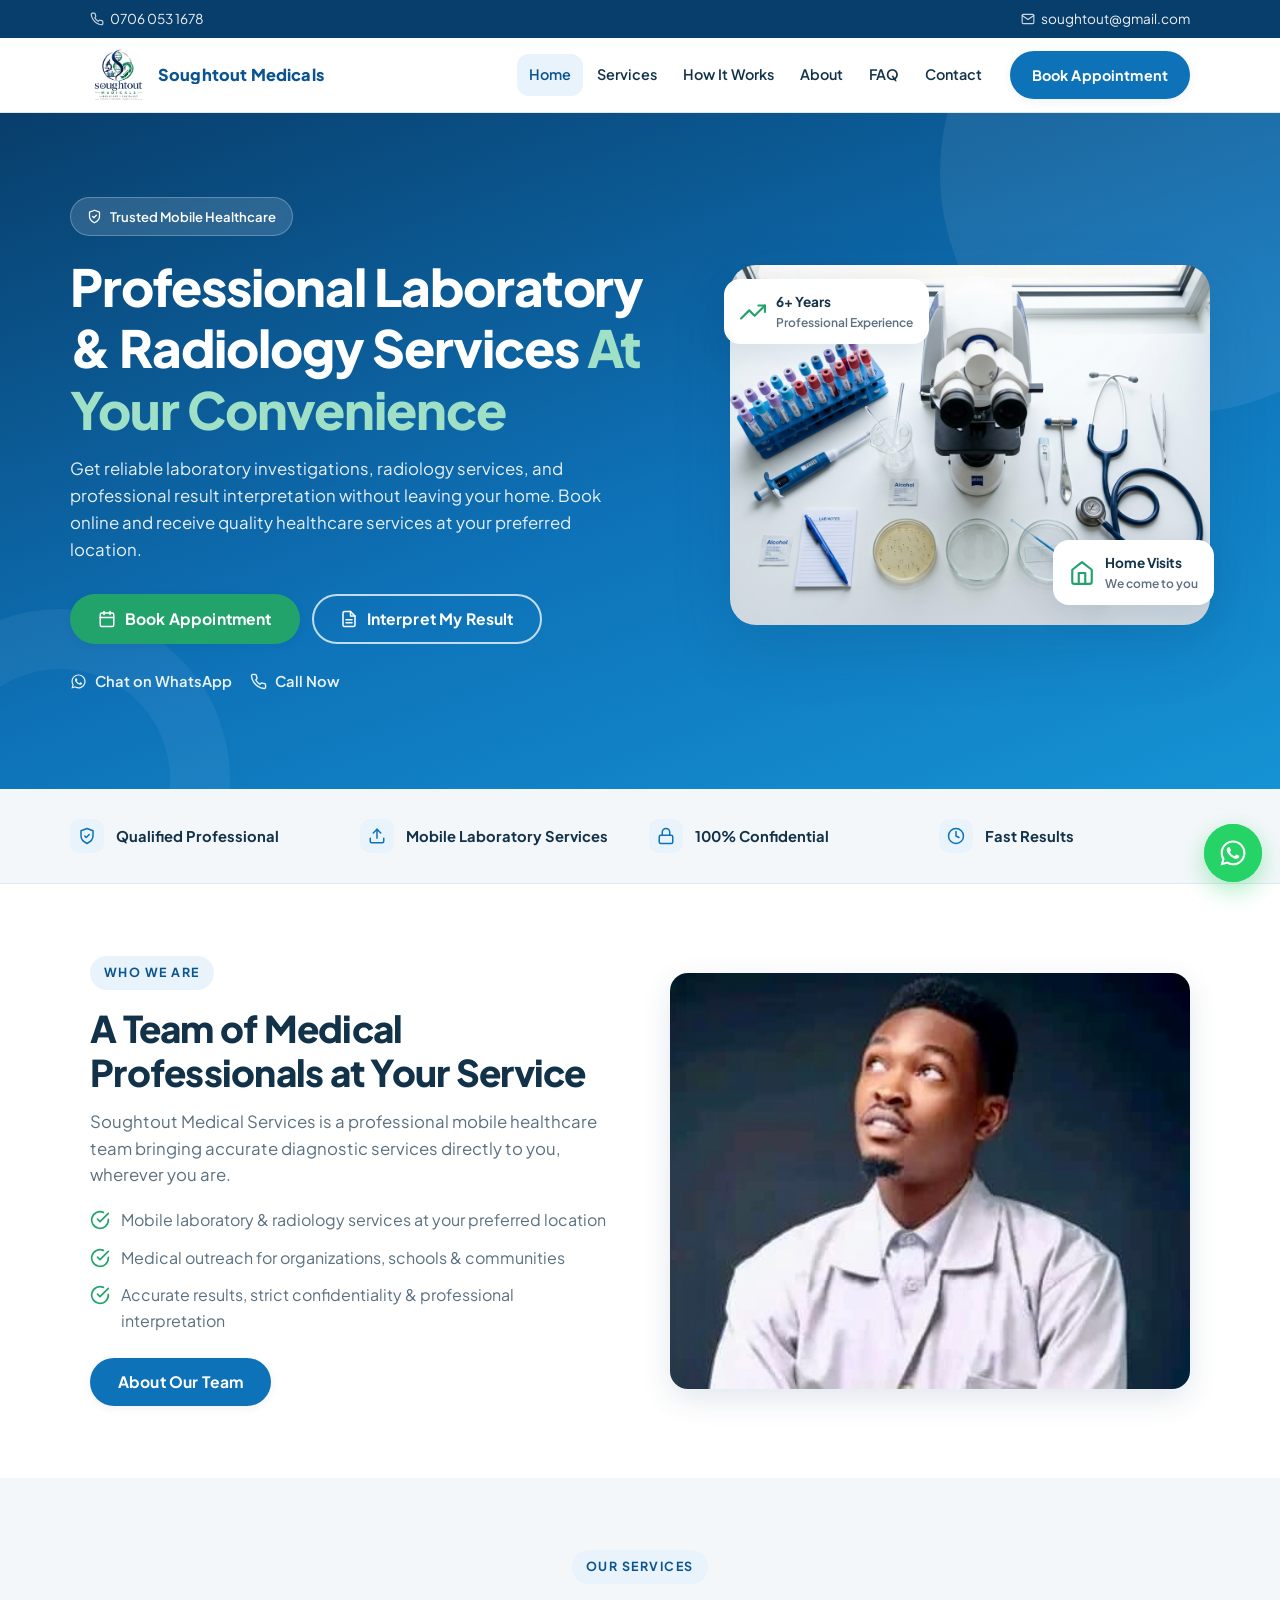
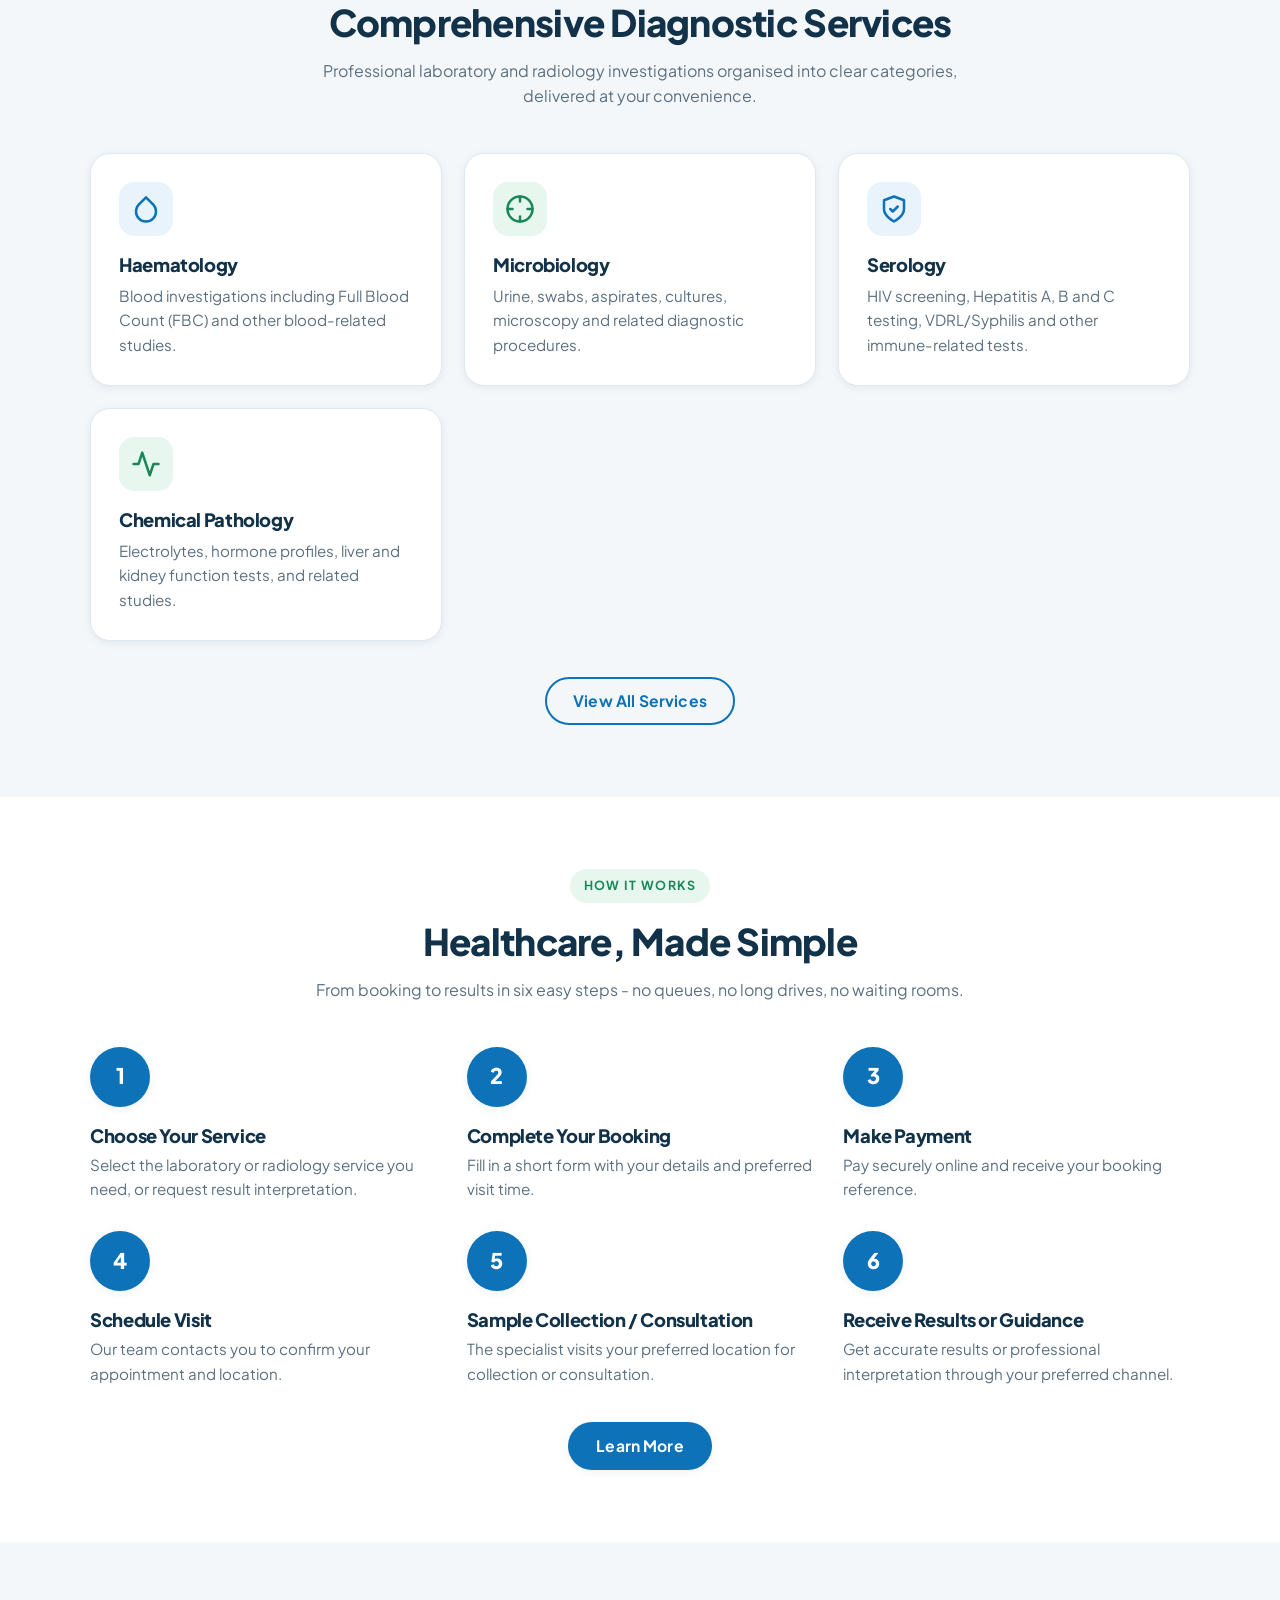
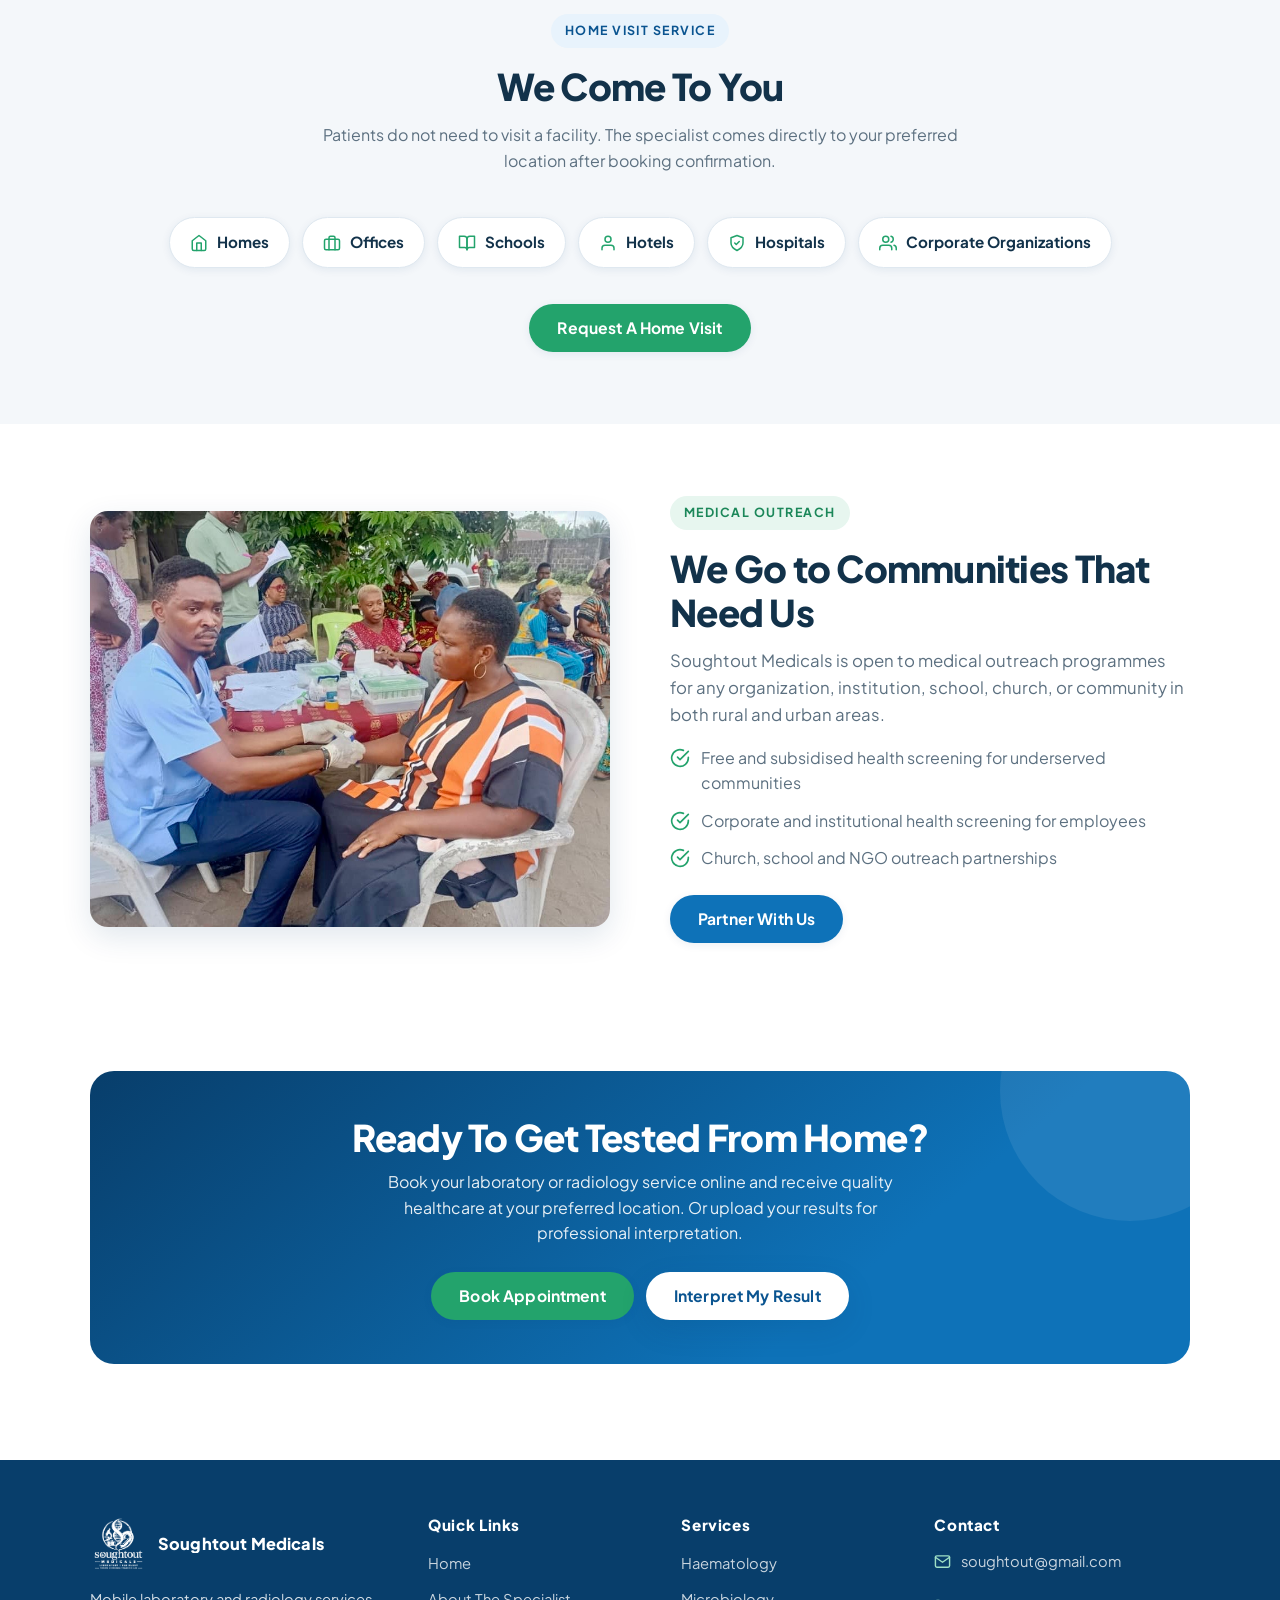
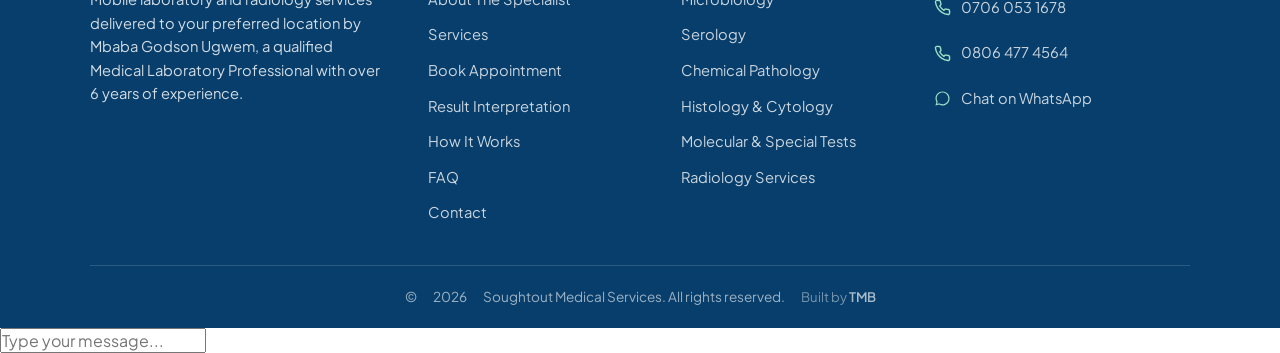
<file: index.html>
<!DOCTYPE html>
<html lang="en">
<head>
  <meta charset="UTF-8">
  <meta name="viewport" content="width=device-width, initial-scale=1.0">
  <title>Soughtout Medical Services | Professional Laboratory &amp; Radiology Services At Your Convenience</title>
  <meta name="description" content="Reliable laboratory investigations, radiology services and professional result interpretation at your convenience. Book online with Mbaba Godson Ugwem, a qualified Medical Laboratory Professional with over 6 years of experience.">
  <meta property="og:title" content="Soughtout Medical Services">
  <meta property="og:description" content="Professional laboratory and radiology services delivered to your preferred location. Book online today.">
  <meta property="og:type" content="website">
  <meta property="og:image" content="images/og-image.png">
  <link rel="icon" type="image/jpeg" href="images/logo.png">
  <link rel="preconnect" href="https://fonts.googleapis.com">
  <link rel="preconnect" href="https://fonts.gstatic.com" crossorigin>
  <link href="https://fonts.googleapis.com/css2?family=Plus+Jakarta+Sans:wght@400;500;600;700;800&display=swap" rel="stylesheet">
  <link rel="stylesheet" href="css/style.css">
  <script type="application/ld+json">
  {
    "@context": "https://schema.org",
    "@type": "Person",
    "name": "Mbaba Godson Ugwem",
    "alternateName": "Mbaba Ugwem-Oreibot Junior",
    "jobTitle": "Medical Laboratory Professional",
    "description": "Trained Medical Laboratory Professional providing mobile laboratory and radiology services.",
    "url": "",
    "image": "images/og-image.png",
    "worksFor": {
      "@type": "MedicalOrganization",
      "name": "Soughtout Medical Services",
      "email": "soughtout@gmail.com",
      "telephone": "+2347060531678"
    }
  }
  </script>
</head>
<body>

  <!-- ===================== HEADER ===================== -->
  <div class="topbar">
    <div class="container topbar-inner">
      <a class="topbar-link" href="tel:07060531678">
        <svg viewBox="0 0 24 24" fill="none" stroke="currentColor" stroke-width="2" stroke-linecap="round" stroke-linejoin="round"><path d="M22 16.92v3a2 2 0 0 1-2.18 2 19.79 19.79 0 0 1-8.63-3.07 19.5 19.5 0 0 1-6-6A19.79 19.79 0 0 1 2.08 4.18 2 2 0 0 1 4.06 2h3a2 2 0 0 1 2 1.72c.13.96.36 1.9.7 2.81a2 2 0 0 1-.45 2.11L8.09 9.91a16 16 0 0 0 6 6l1.27-1.27a2 2 0 0 1 2.11-.45c.91.34 1.85.57 2.81.7A2 2 0 0 1 22 16.92z"/></svg>
        0706 053 1678
      </a>
      <a class="topbar-link" href="mailto:soughtout@gmail.com">
        <svg viewBox="0 0 24 24" fill="none" stroke="currentColor" stroke-width="2" stroke-linecap="round" stroke-linejoin="round"><path d="M4 4h16c1.1 0 2 .9 2 2v12c0 1.1-.9 2-2 2H4c-1.1 0-2-.9-2-2V6c0-1.1.9-2 2-2z"/><polyline points="22,6 12,13 2,6"/></svg>
        soughtout@gmail.com
      </a>
    </div>
  </div>

  <header class="header-main">
    <div class="container header-inner">
      <a href="index.html" class="brand" aria-label="Soughtout Medicals home">
        <img src="images/logo.png" alt="Soughtout Medical Services logo" class="brand-logo">
        <span class="brand-text">
          <strong>Soughtout Medicals</strong>
        </span>
      </a>
      <button class="nav-toggle" aria-label="Open menu" aria-expanded="false">
        <span></span><span></span><span></span>
      </button>
      <nav class="site-nav" id="siteNav" aria-label="Main navigation">
        <div class="nav-head">
          <span class="nav-head-brand"><img src="images/logo.png" alt="" class="brand-logo">Soughtout Medicals</span>
          <button class="nav-close" id="navClose" aria-label="Close menu">
            <svg viewBox="0 0 24 24" fill="none" stroke="currentColor" stroke-width="2" stroke-linecap="round" stroke-linejoin="round"><line x1="18" y1="6" x2="6" y2="18"/><line x1="6" y1="6" x2="18" y2="18"/></svg>
          </button>
        </div>
        <ul>
          <li><a href="index.html">Home</a></li>
          <li><a href="services.html">Services</a></li>
          <li><a href="how-it-works.html">How It Works</a></li>
          <li><a href="about.html">About</a></li>
          <li><a href="faq.html">FAQ</a></li>
          <li><a href="contact.html">Contact</a></li>
        </ul>
        <a href="book.html" class="btn btn-primary nav-cta">Book Appointment</a>
      </nav>
    </div>
  </header>

  <main>
    <!-- ===================== HERO ===================== -->
    <section class="hero">
      <div class="container hero-inner">
        <div class="hero-content">
          <span class="hero-badge">
            <svg viewBox="0 0 24 24" fill="none" stroke="currentColor" stroke-width="2" stroke-linecap="round" stroke-linejoin="round"><path d="M12 22s8-4 8-10V5l-8-3-8 3v7c0 6 8 10 8 10z"/><polyline points="9 12 11 14 15 10"/></svg>
            Trusted Mobile Healthcare
          </span>
          <h1>Professional Laboratory &amp; Radiology Services <span>At Your Convenience</span></h1>
          <p class="lead">Get reliable laboratory investigations, radiology services, and professional result interpretation without leaving your home. Book online and receive quality healthcare services at your preferred location.</p>
          <div class="hero-actions">
            <a href="book.html" class="btn btn-green">
              <svg viewBox="0 0 24 24" fill="none" stroke="currentColor" stroke-width="2" stroke-linecap="round" stroke-linejoin="round"><rect x="3" y="4" width="18" height="18" rx="2" ry="2"/><line x1="16" y1="2" x2="16" y2="6"/><line x1="8" y1="2" x2="8" y2="6"/><line x1="3" y1="10" x2="21" y2="10"/></svg>
              Book Appointment
            </a>
            <a href="interpretation.html" class="btn btn-outline-light">
              <svg viewBox="0 0 24 24" fill="none" stroke="currentColor" stroke-width="2" stroke-linecap="round" stroke-linejoin="round"><path d="M14 2H6a2 2 0 0 0-2 2v16a2 2 0 0 0 2 2h12a2 2 0 0 0 2-2V8z"/><polyline points="14 2 14 8 20 8"/><line x1="16" y1="13" x2="8" y2="13"/><line x1="16" y1="17" x2="8" y2="17"/></svg>
              Interpret My Result
            </a>
          </div>
          <div class="hero-contact">
            <a href="https://wa.me/2347060531678" target="_blank" rel="noopener">
              <svg viewBox="0 0 24 24" fill="currentColor"><path d="M12.04 2C6.58 2 2.13 6.45 2.13 11.91c0 1.75.46 3.45 1.32 4.95L2.05 22l5.25-1.38a9.87 9.87 0 0 0 4.74 1.21h.01c5.46 0 9.9-4.45 9.9-9.91 0-2.65-1.03-5.14-2.9-7.01A9.82 9.82 0 0 0 12.04 2zm0 18.15a8.2 8.2 0 0 1-4.19-1.15l-.3-.18-3.12.82.83-3.04-.2-.31a8.2 8.2 0 0 1-1.26-4.38c0-4.54 3.7-8.24 8.24-8.24 2.2 0 4.27.86 5.82 2.42a8.18 8.18 0 0 1 2.41 5.83c0 4.54-3.7 8.23-8.23 8.23zm4.52-6.16c-.25-.12-1.47-.72-1.69-.81-.23-.08-.39-.12-.56.12-.17.25-.64.81-.78.97-.14.17-.29.19-.54.06-.25-.12-1.05-.39-1.99-1.23-.74-.66-1.23-1.47-1.38-1.72-.14-.25-.02-.38.11-.51.11-.11.25-.29.37-.43.12-.14.17-.25.25-.41.08-.17.04-.31-.02-.43-.06-.12-.56-1.34-.76-1.84-.2-.48-.41-.42-.56-.43h-.48c-.17 0-.43.06-.66.31-.22.25-.86.85-.86 2.07 0 1.22.89 2.4 1.01 2.56.12.17 1.75 2.67 4.23 3.74.59.26 1.05.41 1.41.52.59.19 1.13.16 1.56.1.48-.07 1.47-.6 1.67-1.18.21-.58.21-1.07.15-1.18-.06-.1-.23-.16-.48-.29z"/></svg>
              Chat on WhatsApp
            </a>
            <a href="tel:07060531678">
              <svg viewBox="0 0 24 24" fill="none" stroke="currentColor" stroke-width="2" stroke-linecap="round" stroke-linejoin="round"><path d="M22 16.92v3a2 2 0 0 1-2.18 2 19.79 19.79 0 0 1-8.63-3.07 19.5 19.5 0 0 1-6-6A19.79 19.79 0 0 1 2.08 4.18 2 2 0 0 1 4.06 2h3a2 2 0 0 1 2 1.72c.13.96.36 1.9.7 2.81a2 2 0 0 1-.45 2.11L8.09 9.91a16 16 0 0 0 6 6l1.27-1.27a2 2 0 0 1 2.11-.45c.91.34 1.85.57 2.81.7A2 2 0 0 1 22 16.92z"/></svg>
              Call Now
            </a>
          </div>
        </div>
        <div class="hero-media">
          <img src="images/lab_equipment.jpg" alt="Professional medical laboratory diagnostic equipment used by Soughtout Medicals" class="hero-img">
          <div class="hero-float hero-float--years">
            <svg viewBox="0 0 24 24" fill="none" stroke="currentColor" stroke-width="2" stroke-linecap="round" stroke-linejoin="round"><polyline points="23 6 13.5 15.5 8.5 10.5 1 18"/><polyline points="17 6 23 6 23 12"/></svg>
            <span>6+ Years<small>Professional Experience</small></span>
          </div>
          <div class="hero-float hero-float--home">
            <svg viewBox="0 0 24 24" fill="none" stroke="currentColor" stroke-width="2" stroke-linecap="round" stroke-linejoin="round"><path d="M3 9l9-7 9 7v11a2 2 0 0 1-2 2H5a2 2 0 0 1-2-2z"/><polyline points="9 22 9 12 15 12 15 22"/></svg>
            <span>Home Visits<small>We come to you</small></span>
          </div>
        </div>
      </div>
    </section>

    <!-- ===================== TRUST BAR ===================== -->
    <section class="trust-bar">
      <div class="container trust-grid">
        <div class="trust-item">
          <svg viewBox="0 0 24 24" fill="none" stroke="currentColor" stroke-width="2" stroke-linecap="round" stroke-linejoin="round"><path d="M12 22s8-4 8-10V5l-8-3-8 3v7c0 6 8 10 8 10z"/><polyline points="9 12 11 14 15 10"/></svg>
          Qualified Professional
        </div>
        <div class="trust-item">
          <svg viewBox="0 0 24 24" fill="none" stroke="currentColor" stroke-width="2" stroke-linecap="round" stroke-linejoin="round"><path d="M21 15v4a2 2 0 0 1-2 2H5a2 2 0 0 1-2-2v-4"/><polyline points="17 8 12 3 7 8"/><line x1="12" y1="3" x2="12" y2="15"/></svg>
          Mobile Laboratory Services
        </div>
        <div class="trust-item">
          <svg viewBox="0 0 24 24" fill="none" stroke="currentColor" stroke-width="2" stroke-linecap="round" stroke-linejoin="round"><rect x="3" y="11" width="18" height="11" rx="2" ry="2"/><path d="M7 11V7a5 5 0 0 1 10 0v4"/></svg>
          100% Confidential
        </div>
        <div class="trust-item">
          <svg viewBox="0 0 24 24" fill="none" stroke="currentColor" stroke-width="2" stroke-linecap="round" stroke-linejoin="round"><circle cx="12" cy="12" r="10"/><polyline points="12 6 12 12 16 14"/></svg>
          Fast Results
        </div>
      </div>
    </section>

    <!-- ===================== ABOUT PREVIEW ===================== -->
    <section class="section">
      <div class="container split">
        <div class="reveal">
          <span class="eyebrow">Who We Are</span>
          <h2>A Team of Medical Professionals at Your Service</h2>
          <p class="lead" style="margin-bottom:18px">Soughtout Medical Services is a professional mobile healthcare team bringing accurate diagnostic services directly to you, wherever you are.</p>
          <ul class="check-list">
            <li>
              <svg viewBox="0 0 24 24" fill="none" stroke="currentColor" stroke-width="2" stroke-linecap="round" stroke-linejoin="round"><path d="M22 11.08V12a10 10 0 1 1-5.93-9.14"/><polyline points="22 4 12 14.01 9 11.01"/></svg>
              Mobile laboratory &amp; radiology services at your preferred location
            </li>
            <li>
              <svg viewBox="0 0 24 24" fill="none" stroke="currentColor" stroke-width="2" stroke-linecap="round" stroke-linejoin="round"><path d="M22 11.08V12a10 10 0 1 1-5.93-9.14"/><polyline points="22 4 12 14.01 9 11.01"/></svg>
              Medical outreach for organizations, schools &amp; communities
            </li>
            <li>
              <svg viewBox="0 0 24 24" fill="none" stroke="currentColor" stroke-width="2" stroke-linecap="round" stroke-linejoin="round"><path d="M22 11.08V12a10 10 0 1 1-5.93-9.14"/><polyline points="22 4 12 14.01 9 11.01"/></svg>
              Accurate results, strict confidentiality &amp; professional interpretation
            </li>
          </ul>
          <div class="mt-24">
            <a href="about.html" class="btn btn-primary">About Our Team</a>
          </div>
        </div>
        <div class="reveal">
          <img src="images/image_2.jpeg" alt="Soughtout Medicals Medical Professional" class="split-img">
        </div>
      </div>
    </section>

    <!-- ===================== SERVICES ===================== -->
    <section class="section page-bg">
      <div class="container">
        <div class="section-head reveal">
          <span class="eyebrow">Our Services</span>
          <h2>Comprehensive Diagnostic Services</h2>
          <p>Professional laboratory and radiology investigations organised into clear categories, delivered at your convenience.</p>
        </div>
        <div class="services-grid services-grid--wide">
          <article class="card service-card reveal">
            <div class="card-icon">
              <svg viewBox="0 0 24 24" fill="none" stroke="currentColor" stroke-width="2" stroke-linecap="round" stroke-linejoin="round"><path d="M12 2.69l5.66 5.66a8 8 0 1 1-11.31 0z"/></svg>
            </div>
            <h3>Haematology</h3>
            <p>Blood investigations including Full Blood Count (FBC) and other blood-related studies.</p>
          </article>
          <article class="card service-card reveal">
            <div class="card-icon card-icon--green">
              <svg viewBox="0 0 24 24" fill="none" stroke="currentColor" stroke-width="2" stroke-linecap="round" stroke-linejoin="round"><circle cx="12" cy="12" r="10"/><line x1="22" y1="12" x2="18" y2="12"/><line x1="6" y1="12" x2="2" y2="12"/><line x1="12" y1="6" x2="12" y2="2"/><line x1="12" y1="22" x2="12" y2="18"/></svg>
            </div>
            <h3>Microbiology</h3>
            <p>Urine, swabs, aspirates, cultures, microscopy and related diagnostic procedures.</p>
          </article>
          <article class="card service-card reveal">
            <div class="card-icon">
              <svg viewBox="0 0 24 24" fill="none" stroke="currentColor" stroke-width="2" stroke-linecap="round" stroke-linejoin="round"><path d="M12 22s8-4 8-10V5l-8-3-8 3v7c0 6 8 10 8 10z"/><polyline points="9 12 11 14 15 10"/></svg>
            </div>
            <h3>Serology</h3>
            <p>HIV screening, Hepatitis A, B and C testing, VDRL/Syphilis and other immune-related tests.</p>
          </article>
          <article class="card service-card reveal">
            <div class="card-icon card-icon--green">
              <svg viewBox="0 0 24 24" fill="none" stroke="currentColor" stroke-width="2" stroke-linecap="round" stroke-linejoin="round"><polyline points="22 12 18 12 15 21 9 3 6 12 2 12"/></svg>
            </div>
            <h3>Chemical Pathology</h3>
            <p>Electrolytes, hormone profiles, liver and kidney function tests, and related studies.</p>
          </article>
        </div>
        <div class="center-row reveal">
          <a href="services.html" class="btn btn-outline">View All Services</a>
        </div>
      </div>
    </section>

    <!-- ===================== HOW IT WORKS ===================== -->
    <section class="section">
      <div class="container">
        <div class="section-head reveal">
          <span class="eyebrow eyebrow--green">How It Works</span>
          <h2>Healthcare, Made Simple</h2>
          <p>From booking to results in six easy steps - no queues, no long drives, no waiting rooms.</p>
        </div>
        <div class="steps">
          <div class="step reveal">
            <div class="step-num">1</div>
            <div class="step-body">
              <h3>Choose Your Service</h3>
              <p>Select the laboratory or radiology service you need, or request result interpretation.</p>
            </div>
          </div>
          <div class="step reveal">
            <div class="step-num">2</div>
            <div class="step-body">
              <h3>Complete Your Booking</h3>
              <p>Fill in a short form with your details and preferred visit time.</p>
            </div>
          </div>
          <div class="step reveal">
            <div class="step-num">3</div>
            <div class="step-body">
              <h3>Make Payment</h3>
              <p>Pay securely online and receive your booking reference.</p>
            </div>
          </div>
          <div class="step reveal">
            <div class="step-num">4</div>
            <div class="step-body">
              <h3>Schedule Visit</h3>
              <p>Our team contacts you to confirm your appointment and location.</p>
            </div>
          </div>
          <div class="step reveal">
            <div class="step-num">5</div>
            <div class="step-body">
              <h3>Sample Collection / Consultation</h3>
              <p>The specialist visits your preferred location for collection or consultation.</p>
            </div>
          </div>
          <div class="step reveal">
            <div class="step-num">6</div>
            <div class="step-body">
              <h3>Receive Results or Guidance</h3>
              <p>Get accurate results or professional interpretation through your preferred channel.</p>
            </div>
          </div>
        </div>
        <div class="center-row reveal">
          <a href="how-it-works.html" class="btn btn-primary">Learn More</a>
        </div>
      </div>
    </section>

    <!-- ===================== HOME VISIT ===================== -->
    <section class="section page-bg">
      <div class="container">
        <div class="section-head reveal">
          <span class="eyebrow">Home Visit Service</span>
          <h2>We Come To You</h2>
          <p>Patients do not need to visit a facility. The specialist comes directly to your preferred location after booking confirmation.</p>
        </div>
        <div class="loc-chips reveal">
          <span class="loc-chip">
            <svg viewBox="0 0 24 24" fill="none" stroke="currentColor" stroke-width="2" stroke-linecap="round" stroke-linejoin="round"><path d="M3 9l9-7 9 7v11a2 2 0 0 1-2 2H5a2 2 0 0 1-2-2z"/><polyline points="9 22 9 12 15 12 15 22"/></svg>
            Homes
          </span>
          <span class="loc-chip">
            <svg viewBox="0 0 24 24" fill="none" stroke="currentColor" stroke-width="2" stroke-linecap="round" stroke-linejoin="round"><rect x="2" y="7" width="20" height="14" rx="2" ry="2"/><path d="M16 21V5a2 2 0 0 0-2-2h-4a2 2 0 0 0-2 2v16"/></svg>
            Offices
          </span>
          <span class="loc-chip">
            <svg viewBox="0 0 24 24" fill="none" stroke="currentColor" stroke-width="2" stroke-linecap="round" stroke-linejoin="round"><path d="M2 3h6a4 4 0 0 1 4 4v14a3 3 0 0 0-3-3H2z"/><path d="M22 3h-6a4 4 0 0 0-4 4v14a3 3 0 0 1 3-3h7z"/></svg>
            Schools
          </span>
          <span class="loc-chip">
            <svg viewBox="0 0 24 24" fill="none" stroke="currentColor" stroke-width="2" stroke-linecap="round" stroke-linejoin="round"><path d="M20 21v-2a4 4 0 0 0-4-4H8a4 4 0 0 0-4 4v2"/><circle cx="12" cy="7" r="4"/></svg>
            Hotels
          </span>
          <span class="loc-chip">
            <svg viewBox="0 0 24 24" fill="none" stroke="currentColor" stroke-width="2" stroke-linecap="round" stroke-linejoin="round"><path d="M12 22s8-4 8-10V5l-8-3-8 3v7c0 6 8 10 8 10z"/><polyline points="9 12 11 14 15 10"/></svg>
            Hospitals
          </span>
          <span class="loc-chip">
            <svg viewBox="0 0 24 24" fill="none" stroke="currentColor" stroke-width="2" stroke-linecap="round" stroke-linejoin="round"><path d="M17 21v-2a4 4 0 0 0-4-4H5a4 4 0 0 0-4 4v2"/><circle cx="9" cy="7" r="4"/><path d="M23 21v-2a4 4 0 0 0-3-3.87"/><path d="M16 3.13a4 4 0 0 1 0 7.75"/></svg>
            Corporate Organizations
          </span>
        </div>
        <div class="mt-32 center-row reveal">
          <a href="book.html" class="btn btn-green">Request A Home Visit</a>
        </div>
      </div>
    </section>



    <!-- ===================== OUTREACH ===================== -->
    <section class="section">
      <div class="container split">
        <div class="reveal">
          <img src="images/image_4.jpeg" alt="Soughtout Medicals team conducting community medical outreach and free health screening" class="split-img">
        </div>
        <div class="reveal">
          <span class="eyebrow eyebrow--green">Medical Outreach</span>
          <h2>We Go to Communities That Need Us</h2>
          <p class="lead" style="margin-bottom:16px">Soughtout Medicals is open to medical outreach programmes for any organization, institution, school, church, or community in both rural and urban areas.</p>
          <ul class="check-list">
            <li>
              <svg viewBox="0 0 24 24" fill="none" stroke="currentColor" stroke-width="2" stroke-linecap="round" stroke-linejoin="round"><path d="M22 11.08V12a10 10 0 1 1-5.93-9.14"/><polyline points="22 4 12 14.01 9 11.01"/></svg>
              Free and subsidised health screening for underserved communities
            </li>
            <li>
              <svg viewBox="0 0 24 24" fill="none" stroke="currentColor" stroke-width="2" stroke-linecap="round" stroke-linejoin="round"><path d="M22 11.08V12a10 10 0 1 1-5.93-9.14"/><polyline points="22 4 12 14.01 9 11.01"/></svg>
              Corporate and institutional health screening for employees
            </li>
            <li>
              <svg viewBox="0 0 24 24" fill="none" stroke="currentColor" stroke-width="2" stroke-linecap="round" stroke-linejoin="round"><path d="M22 11.08V12a10 10 0 1 1-5.93-9.14"/><polyline points="22 4 12 14.01 9 11.01"/></svg>
              Church, school and NGO outreach partnerships
            </li>
          </ul>
          <div class="mt-24">
            <a href="contact.html" class="btn btn-primary">Partner With Us</a>
          </div>
        </div>
      </div>
    </section>

    <!-- ===================== CTA ===================== -->
    <section class="section section-tight">
      <div class="container">
        <div class="cta-banner reveal">
          <h2>Ready To Get Tested From Home?</h2>
          <p>Book your laboratory or radiology service online and receive quality healthcare at your preferred location. Or upload your results for professional interpretation.</p>
          <div class="btn-row">
            <a href="book.html" class="btn btn-green">Book Appointment</a>
            <a href="interpretation.html" class="btn btn-white">Interpret My Result</a>
          </div>
        </div>
      </div>
    </section>
  </main>

  <!-- ===================== FOOTER ===================== -->
  <footer class="site-footer">
    <div class="container">
      <div class="footer-grid">
        <div class="footer-brand">
          <a href="index.html" class="brand">
            <img src="images/logo.png" alt="Soughtout Medical Services logo" class="brand-logo">
            <span class="brand-text">
              <strong>Soughtout Medicals</strong>
            </span>
          </a>
          <p>Mobile laboratory and radiology services delivered to your preferred location by Mbaba Godson Ugwem, a qualified Medical Laboratory Professional with over 6 years of experience.</p>
        </div>
        <div class="footer-col">
          <h4>Quick Links</h4>
          <ul>
            <li><a href="index.html">Home</a></li>
            <li><a href="about.html">About The Specialist</a></li>
            <li><a href="services.html">Services</a></li>
            <li><a href="book.html">Book Appointment</a></li>
            <li><a href="interpretation.html">Result Interpretation</a></li>
            <li><a href="how-it-works.html">How It Works</a></li>
            <li><a href="faq.html">FAQ</a></li>
            <li><a href="contact.html">Contact</a></li>
          </ul>
        </div>
        <div class="footer-col">
          <h4>Services</h4>
          <ul>
            <li><a href="services.html#haematology">Haematology</a></li>
            <li><a href="services.html#microbiology">Microbiology</a></li>
            <li><a href="services.html#serology">Serology</a></li>
            <li><a href="services.html#chemical-pathology">Chemical Pathology</a></li>
            <li><a href="services.html#histology">Histology &amp; Cytology</a></li>
            <li><a href="services.html#molecular">Molecular &amp; Special Tests</a></li>
            <li><a href="services.html#radiology">Radiology Services</a></li>
          </ul>
        </div>
        <div class="footer-col">
          <h4>Contact</h4>
          <ul class="footer-contact">
            <li>
              <svg viewBox="0 0 24 24" fill="none" stroke="currentColor" stroke-width="2" stroke-linecap="round" stroke-linejoin="round"><path d="M4 4h16c1.1 0 2 .9 2 2v12c0 1.1-.9 2-2 2H4c-1.1 0-2-.9-2-2V6c0-1.1.9-2 2-2z"/><polyline points="22,6 12,13 2,6"/></svg>
              <a href="mailto:soughtout@gmail.com">soughtout@gmail.com</a>
            </li>
            <li>
              <svg viewBox="0 0 24 24" fill="none" stroke="currentColor" stroke-width="2" stroke-linecap="round" stroke-linejoin="round"><path d="M22 16.92v3a2 2 0 0 1-2.18 2 19.79 19.79 0 0 1-8.63-3.07 19.5 19.5 0 0 1-6-6A19.79 19.79 0 0 1 2.08 4.18 2 2 0 0 1 4.06 2h3a2 2 0 0 1 2 1.72c.13.96.36 1.9.7 2.81a2 2 0 0 1-.45 2.11L8.09 9.91a16 16 0 0 0 6 6l1.27-1.27a2 2 0 0 1 2.11-.45c.91.34 1.85.57 2.81.7A2 2 0 0 1 22 16.92z"/></svg>
              <a href="tel:07060531678">0706 053 1678</a>
            </li>
            <li>
              <svg viewBox="0 0 24 24" fill="none" stroke="currentColor" stroke-width="2" stroke-linecap="round" stroke-linejoin="round"><path d="M22 16.92v3a2 2 0 0 1-2.18 2 19.79 19.79 0 0 1-8.63-3.07 19.5 19.5 0 0 1-6-6A19.79 19.79 0 0 1 2.08 4.18 2 2 0 0 1 4.06 2h3a2 2 0 0 1 2 1.72c.13.96.36 1.9.7 2.81a2 2 0 0 1-.45 2.11L8.09 9.91a16 16 0 0 0 6 6l1.27-1.27a2 2 0 0 1 2.11-.45c.91.34 1.85.57 2.81.7A2 2 0 0 1 22 16.92z"/></svg>
              <a href="tel:08064774564">0806 477 4564</a>
            </li>
            <li>
              <svg viewBox="0 0 24 24" fill="currentColor"><path d="M12.04 2C6.58 2 2.13 6.45 2.13 11.91c0 1.75.46 3.45 1.32 4.95L2.05 22l5.25-1.38a9.87 9.87 0 0 0 4.74 1.21h.01c5.46 0 9.9-4.45 9.9-9.91 0-2.65-1.03-5.14-2.9-7.01A9.82 9.82 0 0 0 12.04 2zm0 18.15a8.2 8.2 0 0 1-4.19-1.15l-.3-.18-3.12.82.83-3.04-.2-.31a8.2 8.2 0 0 1-1.26-4.38c0-4.54 3.7-8.24 8.24-8.24 2.2 0 4.27.86 5.82 2.42a8.18 8.18 0 0 1 2.41 5.83c0 4.54-3.7 8.23-8.23 8.23z"/></svg>
              <a href="https://wa.me/2347060531678" target="_blank" rel="noopener">Chat on WhatsApp</a>
            </li>
          </ul>
        </div>
      </div>
      <div class="footer-bottom">
        &copy; <span data-year></span> Soughtout Medical Services. All rights reserved.
        <span class="footer-credit">Built by <a href="http://www.tmb.it.com" target="_blank" rel="noopener">TMB</a></span>
      </div>
    </div>
  </footer>

    <!-- ===================== FLOATING WHATSAPP CHAT BUTTON ===================== -->
  <a class="chat-launcher wa-launcher" href="https://wa.me/2347060531678?text=Hello%20Soughtout%20Medicals%2C%20I%20would%20like%20to%20make%20an%20inquiry." target="_blank" rel="noopener" aria-label="Chat on WhatsApp">
    <span class="ping"></span>
    <svg viewBox="0 0 24 24" fill="currentColor" width="30" height="30"><path d="M12.04 2C6.58 2 2.13 6.45 2.13 11.91c0 1.75.46 3.45 1.32 4.95L2.05 22l5.25-1.38a9.87 9.87 0 0 0 4.74 1.21h.01c5.46 0 9.9-4.45 9.9-9.91 0-2.65-1.03-5.14-2.9-7.01A9.82 9.82 0 0 0 12.04 2zm0 18.15a8.2 8.2 0 0 1-4.19-1.15l-.3-.18-3.12.82.83-3.04-.2-.31a8.2 8.2 0 0 1-1.26-4.38c0-4.54 3.7-8.24 8.24-8.24 2.2 0 4.27.86 5.82 2.42a8.18 8.18 0 0 1 2.41 5.83c0 4.54-3.7 8.23-8.23 8.23zm4.52-6.16c-.25-.12-1.47-.72-1.69-.81-.23-.08-.39-.12-.56.12-.17.25-.64.81-.78.97-.14.17-.29.19-.54.06-.25-.12-1.05-.39-1.99-1.23-.74-.66-1.23-1.47-1.38-1.72-.14-.25-.02-.38.11-.51.11-.11.25-.29.37-.43.12-.14.17-.25.25-.41.08-.17.04-.31-.02-.43-.06-.12-.56-1.34-.76-1.84-.2-.48-.41-.42-.56-.43h-.48c-.17 0-.43.06-.66.31-.22.25-.86.85-.86 2.07 0 1.22.89 2.4 1.01 2.56.12.17 1.75 2.67 4.23 3.74.59.26 1.05.41 1.41.52.59.19 1.13.16 1.56.1.48-.07 1.47-.6 1.67-1.18.21-.58.21-1.07.15-1.18-.06-.1-.23-.16-.48-.29z"/></svg>
  </a>
    <div class="chat-input-row">
      <input id="chatInput" type="text" placeholder="Type your message..." aria-label="Type your message">
      <button id="chatSend" aria-label="Send message">
        <svg viewBox="0 0 24 24" fill="none" stroke="currentColor" stroke-width="2" stroke-linecap="round" stroke-linejoin="round"><line x1="22" y1="2" x2="11" y2="13"/><polygon points="22 2 15 22 11 13 2 9 22 2"/></svg>
      </button>
    </div>
  </div>

  <script src="js/main.js"></script>
</body>
</html>
</file>
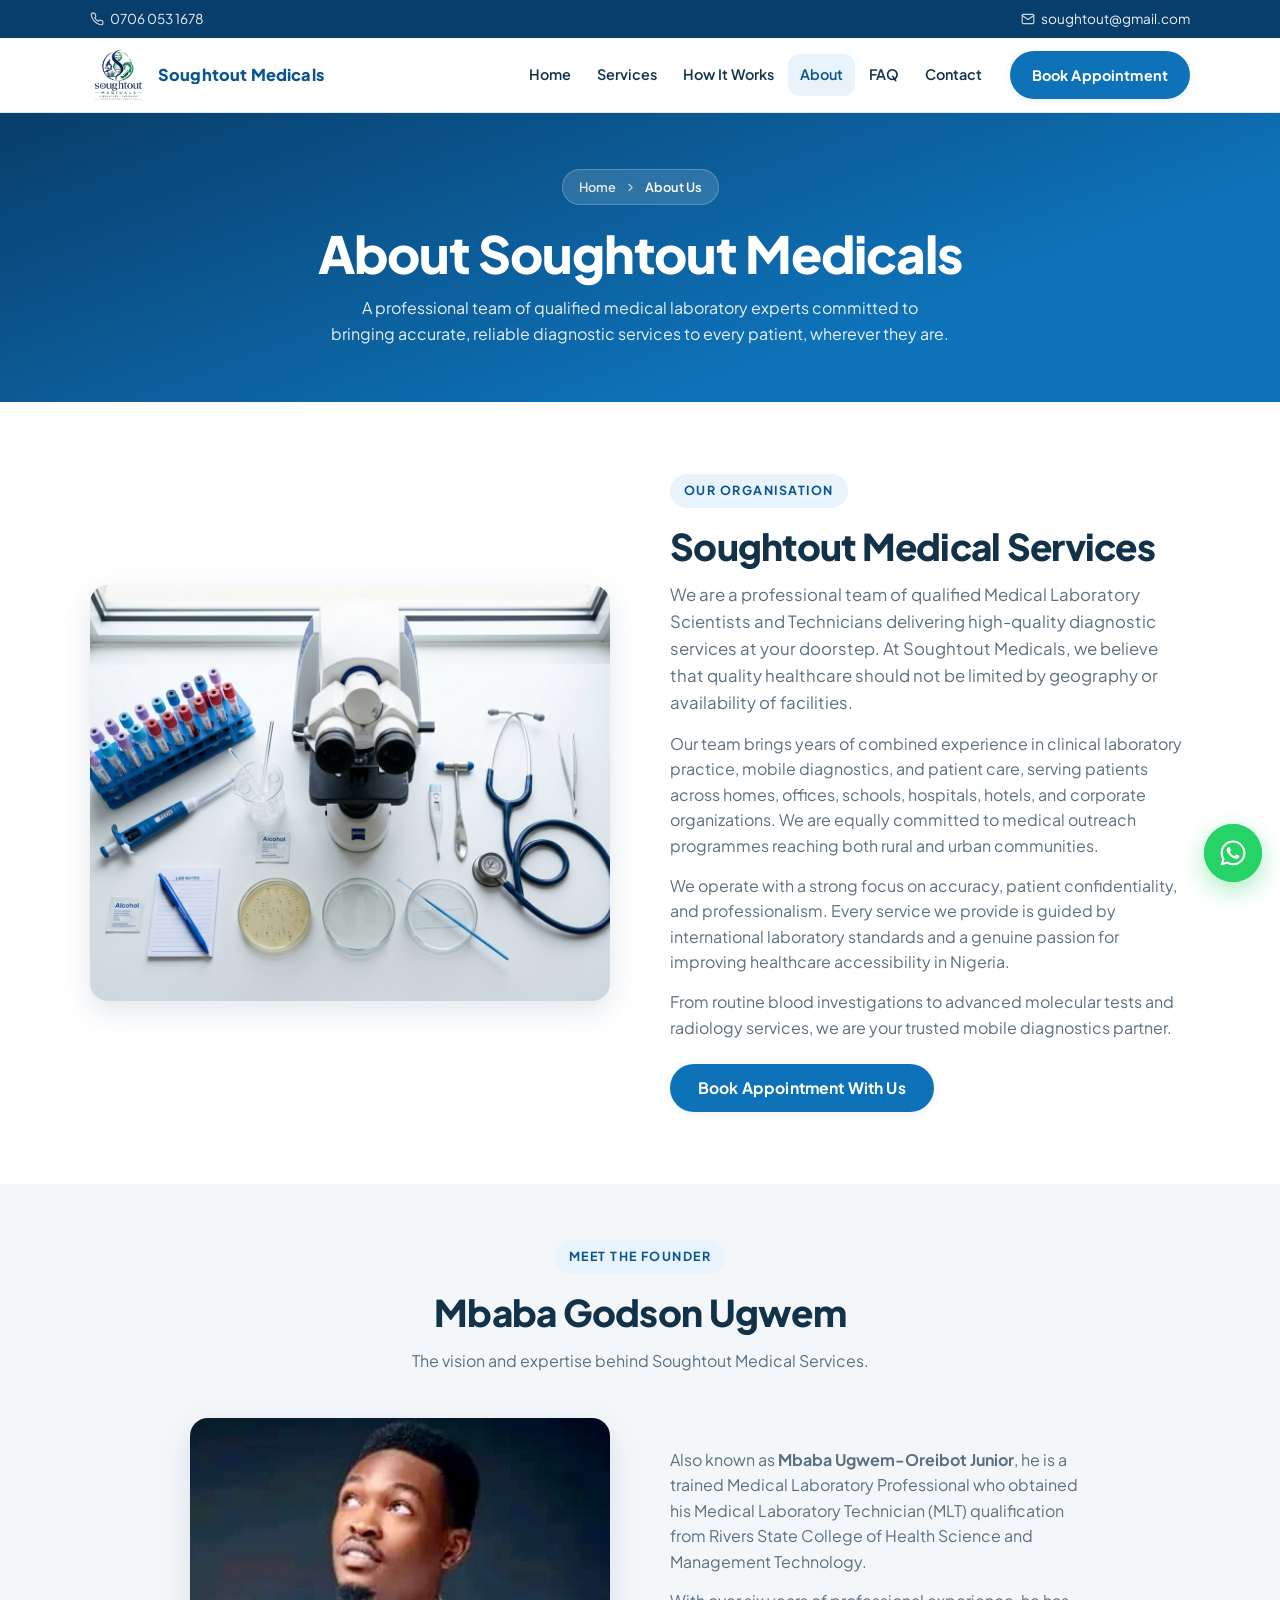
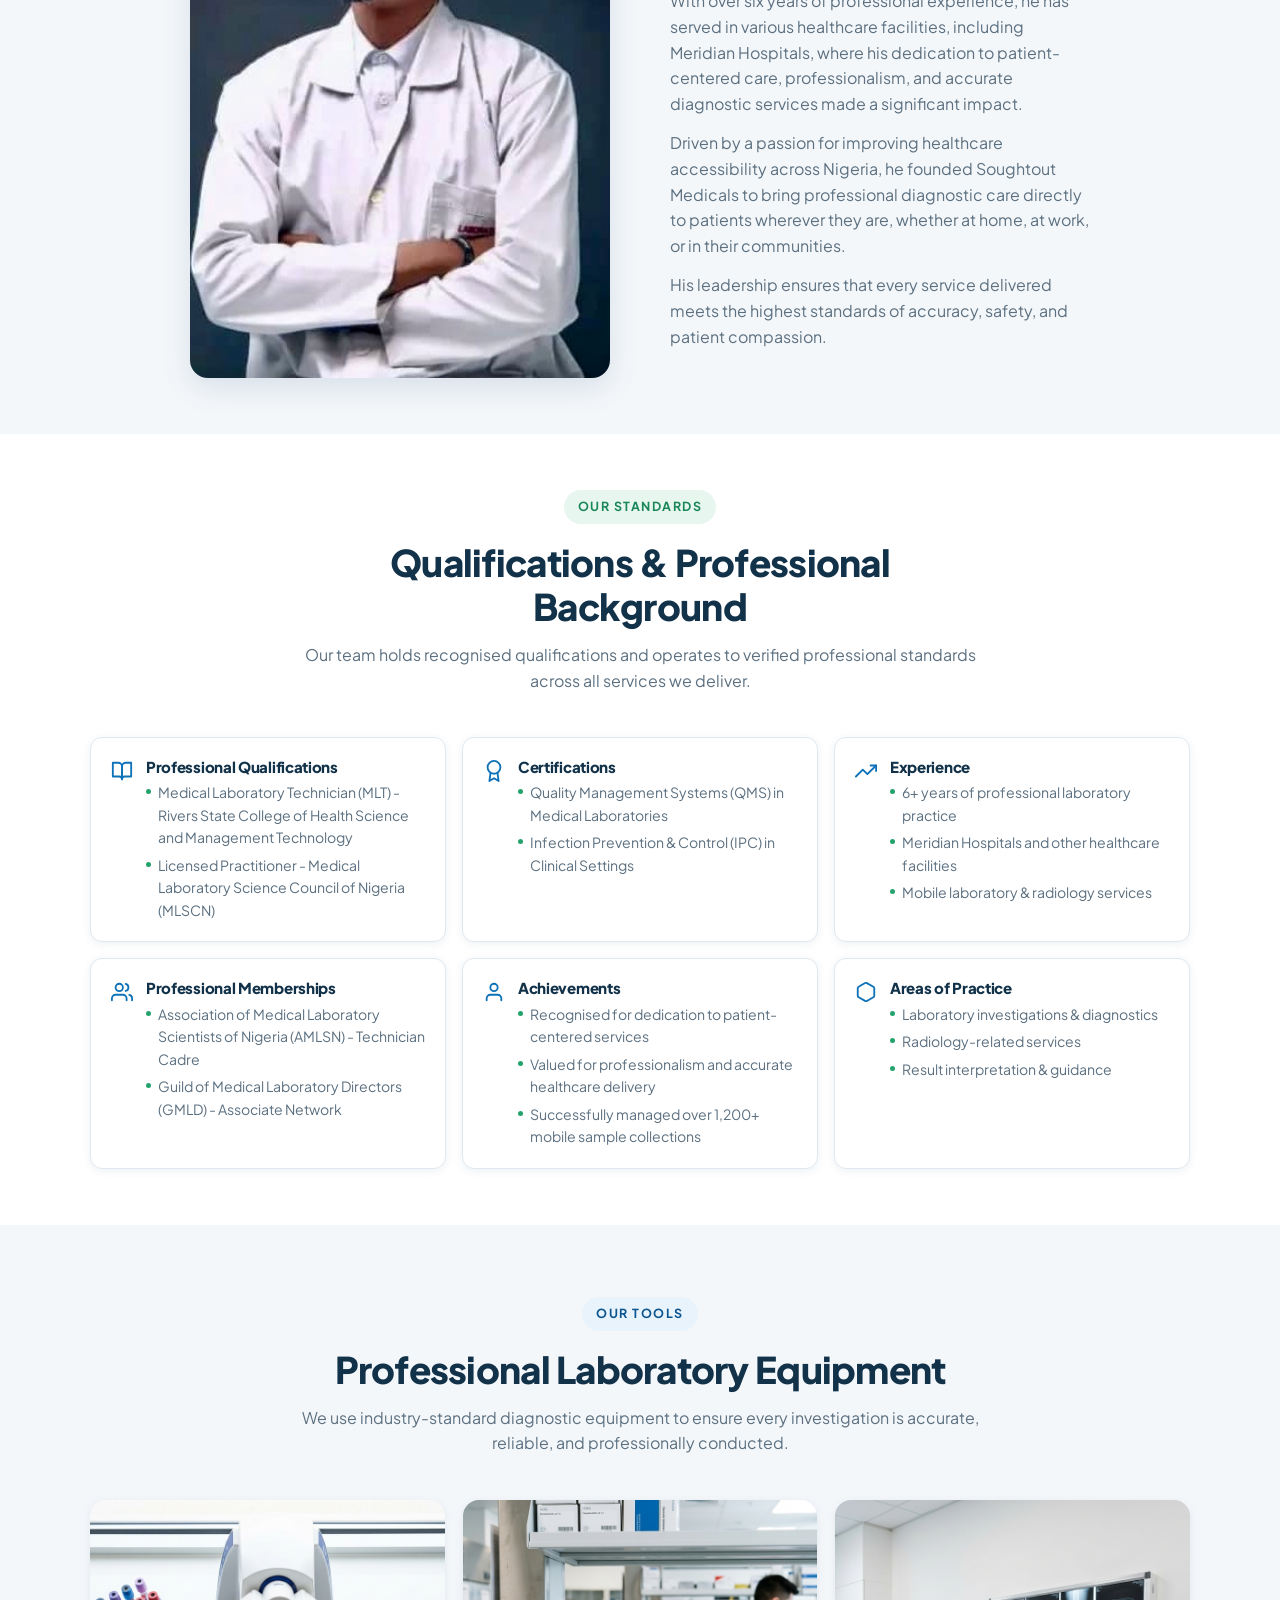
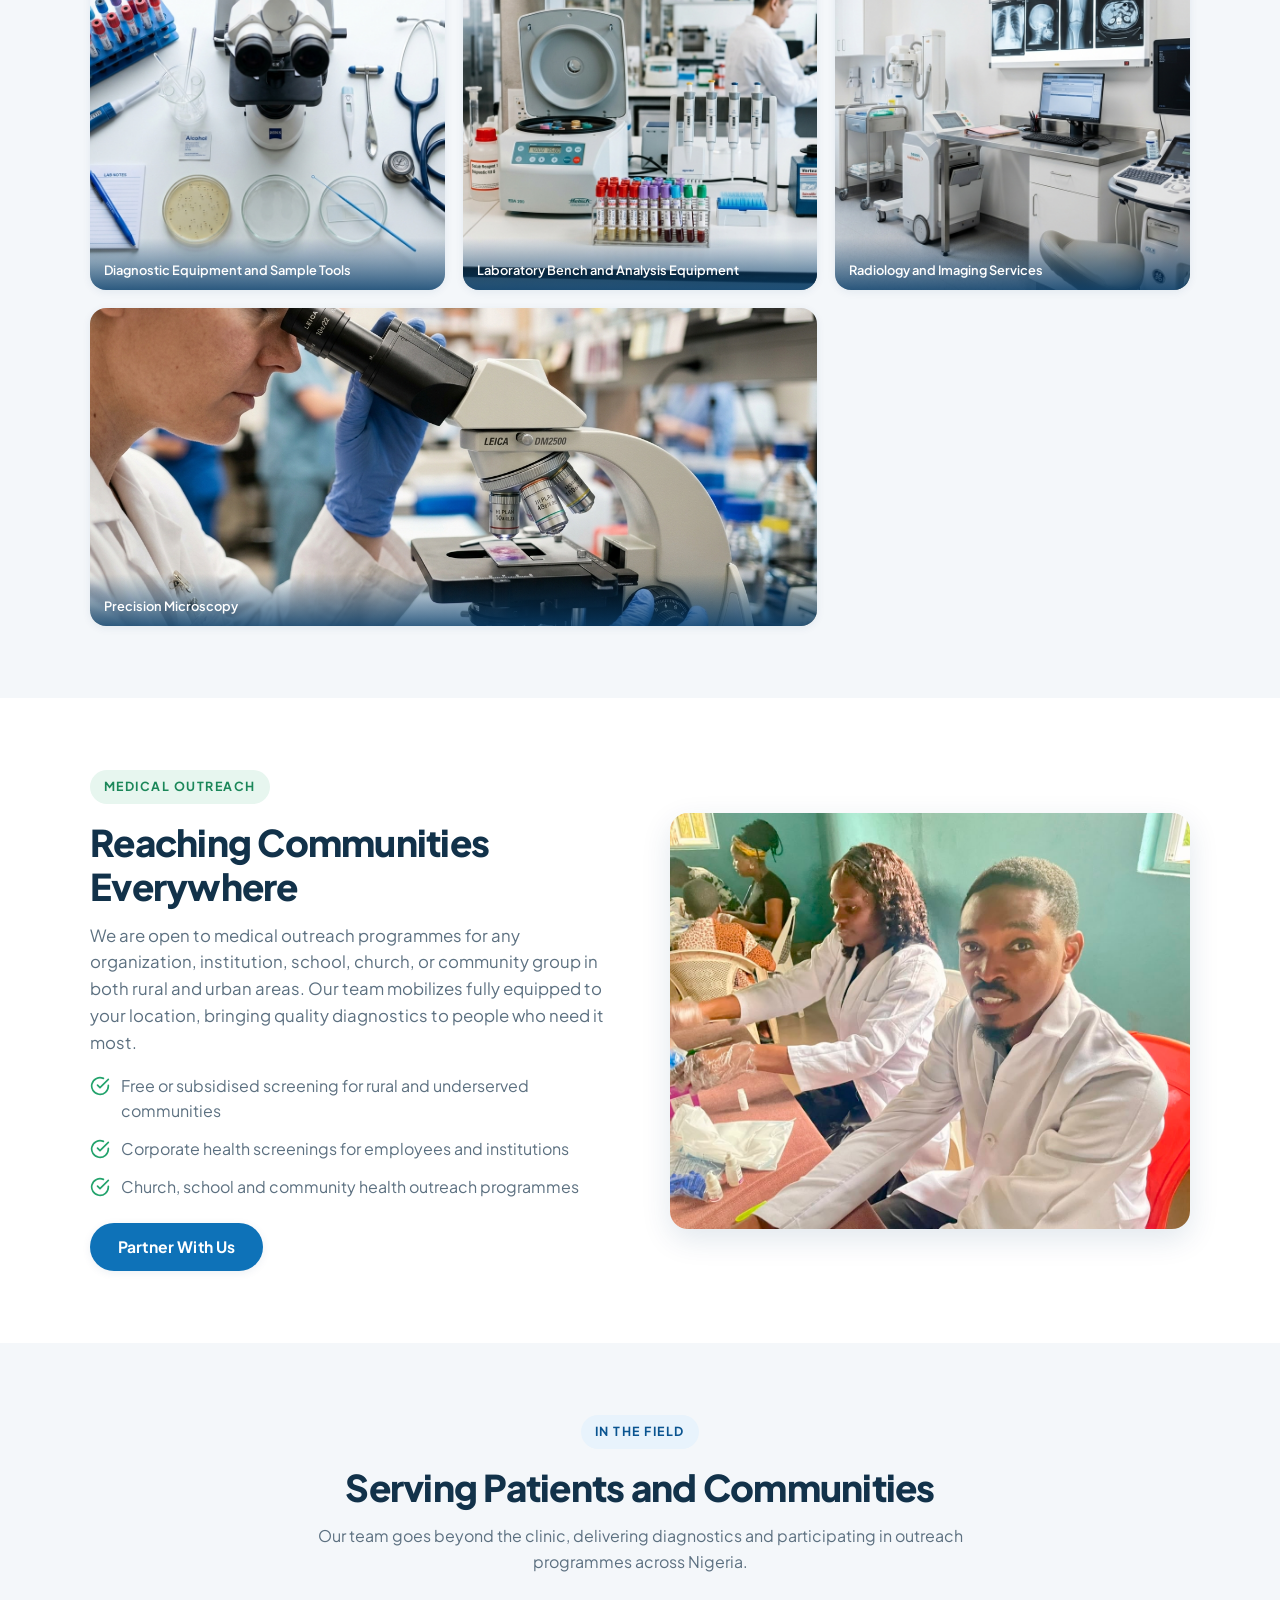
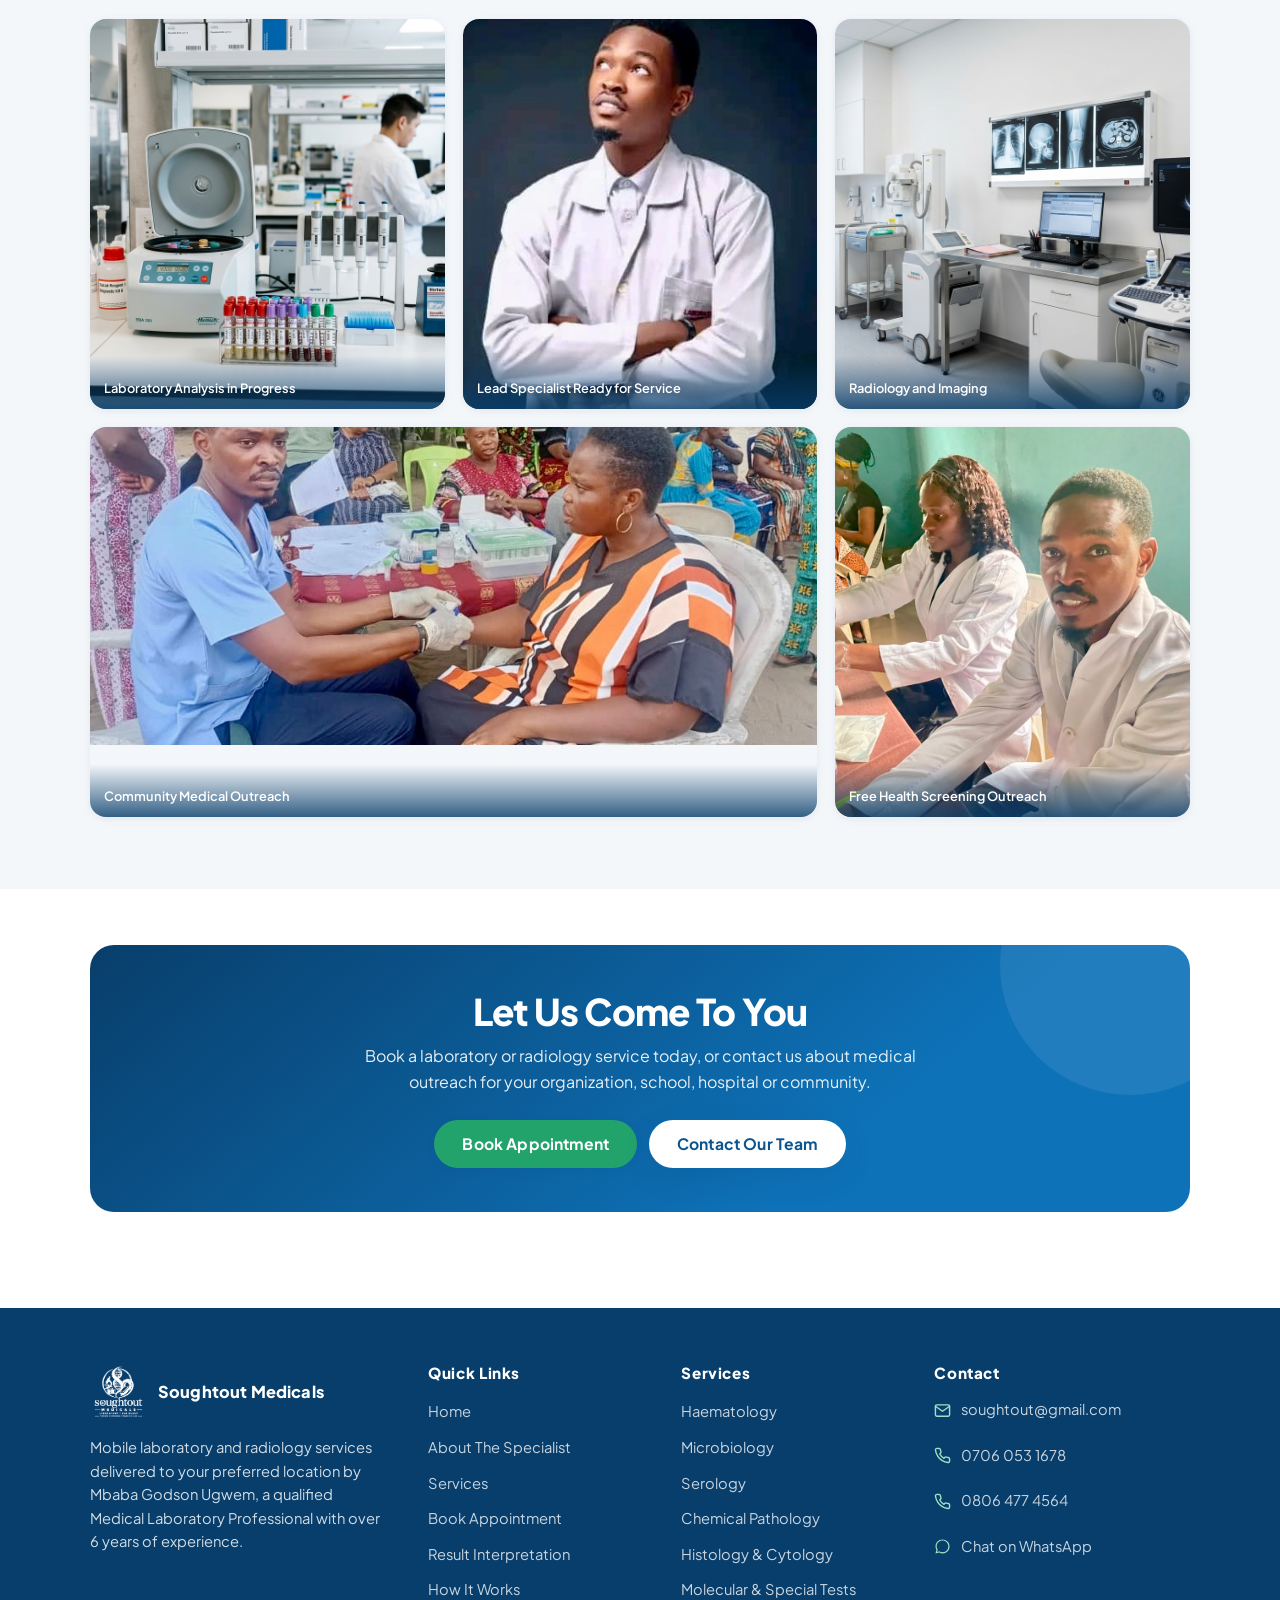
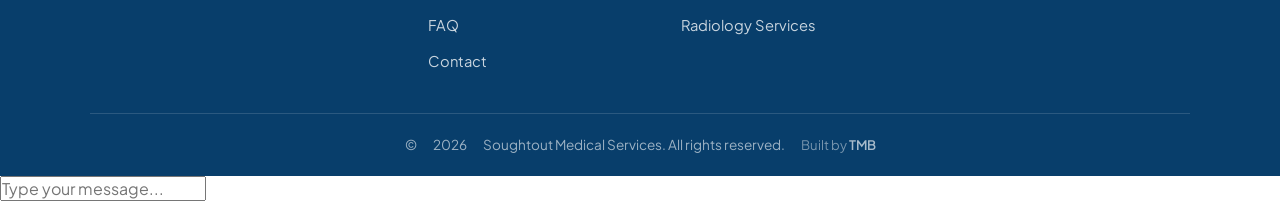
<file: about.html>
<!DOCTYPE html>
<html lang="en">
<head>
  <meta charset="UTF-8">
  <meta name="viewport" content="width=device-width, initial-scale=1.0">
  <title>About The Specialist | Soughtout Medical Services</title>
  <meta name="description" content="Meet Mbaba Godson Ugwem (Mbaba Ugwem-Oreibot Junior), a trained Medical Laboratory Professional with over 6 years of experience providing mobile laboratory and radiology services.">
  <link rel="icon" type="image/jpeg" href="images/logo.png">
  <link rel="preconnect" href="https://fonts.googleapis.com">
  <link rel="preconnect" href="https://fonts.gstatic.com" crossorigin>
  <link href="https://fonts.googleapis.com/css2?family=Plus+Jakarta+Sans:wght@400;500;600;700;800&display=swap" rel="stylesheet">
  <link rel="stylesheet" href="css/style.css">
</head>
<body>

  <!-- ===================== HEADER ===================== -->
  <div class="topbar">
    <div class="container topbar-inner">
      <a class="topbar-link" href="tel:07060531678">
        <svg viewBox="0 0 24 24" fill="none" stroke="currentColor" stroke-width="2" stroke-linecap="round" stroke-linejoin="round"><path d="M22 16.92v3a2 2 0 0 1-2.18 2 19.79 19.79 0 0 1-8.63-3.07 19.5 19.5 0 0 1-6-6A19.79 19.79 0 0 1 2.08 4.18 2 2 0 0 1 4.06 2h3a2 2 0 0 1 2 1.72c.13.96.36 1.9.7 2.81a2 2 0 0 1-.45 2.11L8.09 9.91a16 16 0 0 0 6 6l1.27-1.27a2 2 0 0 1 2.11-.45c.91.34 1.85.57 2.81.7A2 2 0 0 1 22 16.92z"/></svg>
        0706 053 1678
      </a>
      <a class="topbar-link" href="mailto:soughtout@gmail.com">
        <svg viewBox="0 0 24 24" fill="none" stroke="currentColor" stroke-width="2" stroke-linecap="round" stroke-linejoin="round"><path d="M4 4h16c1.1 0 2 .9 2 2v12c0 1.1-.9 2-2 2H4c-1.1 0-2-.9-2-2V6c0-1.1.9-2 2-2z"/><polyline points="22,6 12,13 2,6"/></svg>
        soughtout@gmail.com
      </a>
    </div>
  </div>

  <header class="header-main">
    <div class="container header-inner">
      <a href="index.html" class="brand" aria-label="Soughtout Medicals home">
        <img src="images/logo.png" alt="Soughtout Medical Services logo" class="brand-logo">
        <span class="brand-text">
          <strong>Soughtout Medicals</strong>
        </span>
      </a>
      <button class="nav-toggle" aria-label="Open menu" aria-expanded="false">
        <span></span><span></span><span></span>
      </button>
      <nav class="site-nav" id="siteNav" aria-label="Main navigation">
        <div class="nav-head">
          <span class="nav-head-brand"><img src="images/logo.png" alt="" class="brand-logo">Soughtout Medicals</span>
          <button class="nav-close" id="navClose" aria-label="Close menu">
            <svg viewBox="0 0 24 24" fill="none" stroke="currentColor" stroke-width="2" stroke-linecap="round" stroke-linejoin="round"><line x1="18" y1="6" x2="6" y2="18"/><line x1="6" y1="6" x2="18" y2="18"/></svg>
          </button>
        </div>
        <ul>
          <li><a href="index.html">Home</a></li>
          <li><a href="services.html">Services</a></li>
          <li><a href="how-it-works.html">How It Works</a></li>
          <li><a href="about.html">About</a></li>
          <li><a href="faq.html">FAQ</a></li>
          <li><a href="contact.html">Contact</a></li>
        </ul>
        <a href="book.html" class="btn btn-primary nav-cta">Book Appointment</a>
      </nav>
    </div>
  </header>

  <main>
    <!-- ===================== PAGE HERO ===================== -->
    <section class="page-hero">
      <div class="container">
        <span class="breadcrumb"><a href="index.html">Home</a> <svg viewBox="0 0 24 24" fill="none" stroke="currentColor" stroke-width="2" stroke-linecap="round" stroke-linejoin="round"><polyline points="9 18 15 12 9 6"/></svg> About Us</span>
        <h1>About Soughtout Medicals</h1>
        <p>A professional team of qualified medical laboratory experts committed to bringing accurate, reliable diagnostic services to every patient, wherever they are.</p>
      </div>
    </section>

    <!-- ===================== TEAM BIO ===================== -->
    <section class="section">
      <div class="container split">
        <div class="reveal">
          <img src="images/lab_equipment.jpg" alt="Professional medical laboratory equipment used by Soughtout Medicals" class="split-img">
        </div>
        <div class="reveal">
          <span class="eyebrow">Our Organisation</span>
          <h2>Soughtout Medical Services</h2>
          <p class="lead" style="margin-bottom:14px">We are a professional team of qualified Medical Laboratory Scientists and Technicians delivering high-quality diagnostic services at your doorstep. At Soughtout Medicals, we believe that quality healthcare should not be limited by geography or availability of facilities.</p>
          <p style="color:var(--text-soft);margin-bottom:14px">Our team brings years of combined experience in clinical laboratory practice, mobile diagnostics, and patient care, serving patients across homes, offices, schools, hospitals, hotels, and corporate organizations. We are equally committed to medical outreach programmes reaching both rural and urban communities.</p>
          <p style="color:var(--text-soft);margin-bottom:14px">We operate with a strong focus on accuracy, patient confidentiality, and professionalism. Every service we provide is guided by international laboratory standards and a genuine passion for improving healthcare accessibility in Nigeria.</p>
          <p style="color:var(--text-soft)">From routine blood investigations to advanced molecular tests and radiology services, we are your trusted mobile diagnostics partner.</p>
          <div class="mt-24">
            <a href="book.html" class="btn btn-primary">Book Appointment With Us</a>
          </div>
        </div>
      </div>
    </section>

    <!-- ===================== FOUNDER ===================== -->
    <section class="section section-tight page-bg">
      <div class="container">
        <div class="section-head reveal">
          <span class="eyebrow">Meet The Founder</span>
          <h2>Mbaba Godson Ugwem</h2>
          <p>The vision and expertise behind Soughtout Medical Services.</p>
        </div>
        <div class="container split" style="max-width:900px;margin:0 auto;padding:0">
          <div class="reveal">
            <img src="images/image_2.jpeg" alt="Mbaba Godson Ugwem, Founder of Soughtout Medicals" class="split-img" style="aspect-ratio:3/4">
          </div>
          <div class="reveal">
            <p style="color:var(--text-soft);margin-bottom:14px">Also known as <strong>Mbaba Ugwem-Oreibot Junior</strong>, he is a trained Medical Laboratory Professional who obtained his Medical Laboratory Technician (MLT) qualification from Rivers State College of Health Science and Management Technology.</p>
            <p style="color:var(--text-soft);margin-bottom:14px">With over six years of professional experience, he has served in various healthcare facilities, including Meridian Hospitals, where his dedication to patient-centered care, professionalism, and accurate diagnostic services made a significant impact.</p>
            <p style="color:var(--text-soft);margin-bottom:14px">Driven by a passion for improving healthcare accessibility across Nigeria, he founded Soughtout Medicals to bring professional diagnostic care directly to patients wherever they are, whether at home, at work, or in their communities.</p>
            <p style="color:var(--text-soft)">His leadership ensures that every service delivered meets the highest standards of accuracy, safety, and patient compassion.</p>
          </div>
        </div>
      </div>
    </section>

    <!-- ===================== CREDENTIALS ===================== -->
    <section class="section section-tight">
      <div class="container">
        <div class="section-head reveal">
          <span class="eyebrow eyebrow--green">Our Standards</span>
          <h2>Qualifications &amp; Professional Background</h2>
          <p>Our team holds recognised qualifications and operates to verified professional standards across all services we deliver.</p>
        </div>
        <div class="cred-grid">
          <article class="cred-card reveal">
            <svg viewBox="0 0 24 24" fill="none" stroke="currentColor" stroke-width="2" stroke-linecap="round" stroke-linejoin="round"><path d="M2 3h6a4 4 0 0 1 4 4v14a3 3 0 0 0-3-3H2z"/><path d="M22 3h-6a4 4 0 0 0-4 4v14a3 3 0 0 1 3-3h7z"/></svg>
            <div>
              <h4>Professional Qualifications</h4>
              <ul>
                <li>Medical Laboratory Technician (MLT) - Rivers State College of Health Science and Management Technology</li>
                <li>Licensed Practitioner - Medical Laboratory Science Council of Nigeria (MLSCN)</li>
              </ul>
            </div>
          </article>
          <article class="cred-card reveal">
            <svg viewBox="0 0 24 24" fill="none" stroke="currentColor" stroke-width="2" stroke-linecap="round" stroke-linejoin="round"><circle cx="12" cy="8" r="7"/><polyline points="8.21 13.89 7 23 12 20 17 23 15.79 13.88"/></svg>
            <div>
              <h4>Certifications</h4>
              <ul>
                <li>Quality Management Systems (QMS) in Medical Laboratories</li>
                <li>Infection Prevention & Control (IPC) in Clinical Settings</li>
              </ul>
            </div>
          </article>
          <article class="cred-card reveal">
            <svg viewBox="0 0 24 24" fill="none" stroke="currentColor" stroke-width="2" stroke-linecap="round" stroke-linejoin="round"><polyline points="23 6 13.5 15.5 8.5 10.5 1 18"/><polyline points="17 6 23 6 23 12"/></svg>
            <div>
              <h4>Experience</h4>
              <ul>
                <li>6+ years of professional laboratory practice</li>
                <li>Meridian Hospitals and other healthcare facilities</li>
                <li>Mobile laboratory &amp; radiology services</li>
              </ul>
            </div>
          </article>
          <article class="cred-card reveal">
            <svg viewBox="0 0 24 24" fill="none" stroke="currentColor" stroke-width="2" stroke-linecap="round" stroke-linejoin="round"><path d="M17 21v-2a4 4 0 0 0-4-4H5a4 4 0 0 0-4 4v2"/><circle cx="9" cy="7" r="4"/><path d="M23 21v-2a4 4 0 0 0-3-3.87"/><path d="M16 3.13a4 4 0 0 1 0 7.75"/></svg>
            <div>
              <h4>Professional Memberships</h4>
              <ul>
                <li>Association of Medical Laboratory Scientists of Nigeria (AMLSN) - Technician Cadre</li>
                <li>Guild of Medical Laboratory Directors (GMLD) - Associate Network</li>
              </ul>
            </div>
          </article>
          <article class="cred-card reveal">
            <svg viewBox="0 0 24 24" fill="none" stroke="currentColor" stroke-width="2" stroke-linecap="round" stroke-linejoin="round"><path d="M20 21v-2a4 4 0 0 0-4-4H8a4 4 0 0 0-4 4v2"/><circle cx="12" cy="7" r="4"/></svg>
            <div>
              <h4>Achievements</h4>
              <ul>
                <li>Recognised for dedication to patient-centered services</li>
                <li>Valued for professionalism and accurate healthcare delivery</li>
                <li>Successfully managed over 1,200+ mobile sample collections</li>
              </ul>
            </div>
          </article>
          <article class="cred-card reveal">
            <svg viewBox="0 0 24 24" fill="none" stroke="currentColor" stroke-width="2" stroke-linecap="round" stroke-linejoin="round"><path d="M21 16V8a2 2 0 0 0-1-1.73l-7-4a2 2 0 0 0-2 0l-7 4A2 2 0 0 0 3 8v8a2 2 0 0 0 1 1.73l7 4a2 2 0 0 0 2 0l7-4A2 2 0 0 0 21 16z"/></svg>
            <div>
              <h4>Areas of Practice</h4>
              <ul>
                <li>Laboratory investigations &amp; diagnostics</li>
                <li>Radiology-related services</li>
                <li>Result interpretation &amp; guidance</li>
              </ul>
            </div>
          </article>
        </div>
      </div>
    </section>

    <!-- ===================== LAB EQUIPMENT ===================== -->
    <section class="section page-bg">
      <div class="container">
        <div class="section-head reveal">
          <span class="eyebrow">Our Tools</span>
          <h2>Professional Laboratory Equipment</h2>
          <p>We use industry-standard diagnostic equipment to ensure every investigation is accurate, reliable, and professionally conducted.</p>
        </div>
        <div class="gallery">
          <figure class="reveal">
            <img src="images/lab_equipment.jpg" alt="Medical laboratory diagnostic equipment, sample tubes and tools" loading="lazy">
            <figcaption>Diagnostic Equipment and Sample Tools</figcaption>
          </figure>
          <figure class="reveal">
            <img src="images/lab_bench.jpg" alt="Laboratory bench with centrifuge and blood sample tubes" loading="lazy">
            <figcaption>Laboratory Bench and Analysis Equipment</figcaption>
          </figure>
          <figure class="reveal">
            <img src="images/radiology_room.jpg" alt="Modern radiology room with X-ray and ultrasound equipment" loading="lazy">
            <figcaption>Radiology and Imaging Services</figcaption>
          </figure>
          <figure class="reveal">
            <img src="images/microscope.jpg" alt="Laboratory microscope used for clinical investigations" loading="lazy">
            <figcaption>Precision Microscopy</figcaption>
          </figure>
        </div>
      </div>
    </section>

    <!-- ===================== OUTREACH ===================== -->
    <section class="section">
      <div class="container split">
        <div class="reveal">
          <span class="eyebrow eyebrow--green">Medical Outreach</span>
          <h2>Reaching Communities Everywhere</h2>
          <p class="lead" style="margin-bottom:16px">We are open to medical outreach programmes for any organization, institution, school, church, or community group in both rural and urban areas. Our team mobilizes fully equipped to your location, bringing quality diagnostics to people who need it most.</p>
          <ul class="check-list">
            <li>
              <svg viewBox="0 0 24 24" fill="none" stroke="currentColor" stroke-width="2" stroke-linecap="round" stroke-linejoin="round"><path d="M22 11.08V12a10 10 0 1 1-5.93-9.14"/><polyline points="22 4 12 14.01 9 11.01"/></svg>
              Free or subsidised screening for rural and underserved communities
            </li>
            <li>
              <svg viewBox="0 0 24 24" fill="none" stroke="currentColor" stroke-width="2" stroke-linecap="round" stroke-linejoin="round"><path d="M22 11.08V12a10 10 0 1 1-5.93-9.14"/><polyline points="22 4 12 14.01 9 11.01"/></svg>
              Corporate health screenings for employees and institutions
            </li>
            <li>
              <svg viewBox="0 0 24 24" fill="none" stroke="currentColor" stroke-width="2" stroke-linecap="round" stroke-linejoin="round"><path d="M22 11.08V12a10 10 0 1 1-5.93-9.14"/><polyline points="22 4 12 14.01 9 11.01"/></svg>
              Church, school and community health outreach programmes
            </li>
          </ul>
          <div class="mt-24">
            <a href="contact.html" class="btn btn-primary">Partner With Us</a>
          </div>
        </div>
        <div class="reveal">
          <img src="images/image_5.jpeg" alt="Soughtout Medicals team conducting medical outreach for a community" class="split-img">
        </div>
      </div>
    </section>

    <!-- ===================== GALLERY ===================== -->
    <section class="section page-bg">
      <div class="container">
        <div class="section-head reveal">
          <span class="eyebrow">In The Field</span>
          <h2>Serving Patients and Communities</h2>
          <p>Our team goes beyond the clinic, delivering diagnostics and participating in outreach programmes across Nigeria.</p>
        </div>
        <div class="gallery">
          <figure class="reveal">
            <img src="images/lab_bench.jpg" alt="Laboratory bench with centrifuge and blood sample equipment" loading="lazy">
            <figcaption>Laboratory Analysis in Progress</figcaption>
          </figure>
          <figure class="reveal">
            <img src="images/image_2.jpeg" alt="Mbaba Godson Ugwem, lead specialist in lab coat" loading="lazy">
            <figcaption>Lead Specialist Ready for Service</figcaption>
          </figure>
          <figure class="reveal">
            <img src="images/radiology_room.jpg" alt="Radiology and imaging equipment" loading="lazy">
            <figcaption>Radiology and Imaging</figcaption>
          </figure>
          <figure class="reveal">
            <img src="images/image_4.jpeg" alt="Soughtout Medicals team during community medical outreach" loading="lazy">
            <figcaption>Community Medical Outreach</figcaption>
          </figure>
          <figure class="reveal">
            <img src="images/image_5.jpeg" alt="Soughtout Medicals team conducting medical outreach screening" loading="lazy">
            <figcaption>Free Health Screening Outreach</figcaption>
          </figure>
        </div>
      </div>
    </section>

    <!-- ===================== CTA ===================== -->
    <section class="section section-tight">
      <div class="container">
        <div class="cta-banner reveal">
          <h2>Let Us Come To You</h2>
          <p>Book a laboratory or radiology service today, or contact us about medical outreach for your organization, school, hospital or community.</p>
          <div class="btn-row">
            <a href="book.html" class="btn btn-green">Book Appointment</a>
            <a href="contact.html" class="btn btn-white">Contact Our Team</a>
          </div>
        </div>
      </div>
    </section>
  </main>

  <!-- ===================== FOOTER ===================== -->
  <footer class="site-footer">
    <div class="container">
      <div class="footer-grid">
        <div class="footer-brand">
          <a href="index.html" class="brand">
            <img src="images/logo.png" alt="Soughtout Medical Services logo" class="brand-logo">
            <span class="brand-text">
              <strong>Soughtout Medicals</strong>
            </span>
          </a>
          <p>Mobile laboratory and radiology services delivered to your preferred location by Mbaba Godson Ugwem, a qualified Medical Laboratory Professional with over 6 years of experience.</p>
        </div>
        <div class="footer-col">
          <h4>Quick Links</h4>
          <ul>
            <li><a href="index.html">Home</a></li>
            <li><a href="about.html">About The Specialist</a></li>
            <li><a href="services.html">Services</a></li>
            <li><a href="book.html">Book Appointment</a></li>
            <li><a href="interpretation.html">Result Interpretation</a></li>
            <li><a href="how-it-works.html">How It Works</a></li>
            <li><a href="faq.html">FAQ</a></li>
            <li><a href="contact.html">Contact</a></li>
          </ul>
        </div>
        <div class="footer-col">
          <h4>Services</h4>
          <ul>
            <li><a href="services.html#haematology">Haematology</a></li>
            <li><a href="services.html#microbiology">Microbiology</a></li>
            <li><a href="services.html#serology">Serology</a></li>
            <li><a href="services.html#chemical-pathology">Chemical Pathology</a></li>
            <li><a href="services.html#histology">Histology &amp; Cytology</a></li>
            <li><a href="services.html#molecular">Molecular &amp; Special Tests</a></li>
            <li><a href="services.html#radiology">Radiology Services</a></li>
          </ul>
        </div>
        <div class="footer-col">
          <h4>Contact</h4>
          <ul class="footer-contact">
            <li>
              <svg viewBox="0 0 24 24" fill="none" stroke="currentColor" stroke-width="2" stroke-linecap="round" stroke-linejoin="round"><path d="M4 4h16c1.1 0 2 .9 2 2v12c0 1.1-.9 2-2 2H4c-1.1 0-2-.9-2-2V6c0-1.1.9-2 2-2z"/><polyline points="22,6 12,13 2,6"/></svg>
              <a href="mailto:soughtout@gmail.com">soughtout@gmail.com</a>
            </li>
            <li>
              <svg viewBox="0 0 24 24" fill="none" stroke="currentColor" stroke-width="2" stroke-linecap="round" stroke-linejoin="round"><path d="M22 16.92v3a2 2 0 0 1-2.18 2 19.79 19.79 0 0 1-8.63-3.07 19.5 19.5 0 0 1-6-6A19.79 19.79 0 0 1 2.08 4.18 2 2 0 0 1 4.06 2h3a2 2 0 0 1 2 1.72c.13.96.36 1.9.7 2.81a2 2 0 0 1-.45 2.11L8.09 9.91a16 16 0 0 0 6 6l1.27-1.27a2 2 0 0 1 2.11-.45c.91.34 1.85.57 2.81.7A2 2 0 0 1 22 16.92z"/></svg>
              <a href="tel:07060531678">0706 053 1678</a>
            </li>
            <li>
              <svg viewBox="0 0 24 24" fill="none" stroke="currentColor" stroke-width="2" stroke-linecap="round" stroke-linejoin="round"><path d="M22 16.92v3a2 2 0 0 1-2.18 2 19.79 19.79 0 0 1-8.63-3.07 19.5 19.5 0 0 1-6-6A19.79 19.79 0 0 1 2.08 4.18 2 2 0 0 1 4.06 2h3a2 2 0 0 1 2 1.72c.13.96.36 1.9.7 2.81a2 2 0 0 1-.45 2.11L8.09 9.91a16 16 0 0 0 6 6l1.27-1.27a2 2 0 0 1 2.11-.45c.91.34 1.85.57 2.81.7A2 2 0 0 1 22 16.92z"/></svg>
              <a href="tel:08064774564">0806 477 4564</a>
            </li>
            <li>
              <svg viewBox="0 0 24 24" fill="currentColor"><path d="M12.04 2C6.58 2 2.13 6.45 2.13 11.91c0 1.75.46 3.45 1.32 4.95L2.05 22l5.25-1.38a9.87 9.87 0 0 0 4.74 1.21h.01c5.46 0 9.9-4.45 9.9-9.91 0-2.65-1.03-5.14-2.9-7.01A9.82 9.82 0 0 0 12.04 2zm0 18.15a8.2 8.2 0 0 1-4.19-1.15l-.3-.18-3.12.82.83-3.04-.2-.31a8.2 8.2 0 0 1-1.26-4.38c0-4.54 3.7-8.24 8.24-8.24 2.2 0 4.27.86 5.82 2.42a8.18 8.18 0 0 1 2.41 5.83c0 4.54-3.7 8.23-8.23 8.23z"/></svg>
              <a href="https://wa.me/2347060531678" target="_blank" rel="noopener">Chat on WhatsApp</a>
            </li>
          </ul>
        </div>
      </div>
      <div class="footer-bottom">
        &copy; <span data-year></span> Soughtout Medical Services. All rights reserved.
        <span class="footer-credit">Built by <a href="http://www.tmb.it.com" target="_blank" rel="noopener">TMB</a></span>
      </div>
    </div>
  </footer>

    <!-- ===================== FLOATING WHATSAPP CHAT BUTTON ===================== -->
  <a class="chat-launcher wa-launcher" href="https://wa.me/2347060531678?text=Hello%20Soughtout%20Medicals%2C%20I%20would%20like%20to%20make%20an%20inquiry." target="_blank" rel="noopener" aria-label="Chat on WhatsApp">
    <span class="ping"></span>
    <svg viewBox="0 0 24 24" fill="currentColor" width="30" height="30"><path d="M12.04 2C6.58 2 2.13 6.45 2.13 11.91c0 1.75.46 3.45 1.32 4.95L2.05 22l5.25-1.38a9.87 9.87 0 0 0 4.74 1.21h.01c5.46 0 9.9-4.45 9.9-9.91 0-2.65-1.03-5.14-2.9-7.01A9.82 9.82 0 0 0 12.04 2zm0 18.15a8.2 8.2 0 0 1-4.19-1.15l-.3-.18-3.12.82.83-3.04-.2-.31a8.2 8.2 0 0 1-1.26-4.38c0-4.54 3.7-8.24 8.24-8.24 2.2 0 4.27.86 5.82 2.42a8.18 8.18 0 0 1 2.41 5.83c0 4.54-3.7 8.23-8.23 8.23zm4.52-6.16c-.25-.12-1.47-.72-1.69-.81-.23-.08-.39-.12-.56.12-.17.25-.64.81-.78.97-.14.17-.29.19-.54.06-.25-.12-1.05-.39-1.99-1.23-.74-.66-1.23-1.47-1.38-1.72-.14-.25-.02-.38.11-.51.11-.11.25-.29.37-.43.12-.14.17-.25.25-.41.08-.17.04-.31-.02-.43-.06-.12-.56-1.34-.76-1.84-.2-.48-.41-.42-.56-.43h-.48c-.17 0-.43.06-.66.31-.22.25-.86.85-.86 2.07 0 1.22.89 2.4 1.01 2.56.12.17 1.75 2.67 4.23 3.74.59.26 1.05.41 1.41.52.59.19 1.13.16 1.56.1.48-.07 1.47-.6 1.67-1.18.21-.58.21-1.07.15-1.18-.06-.1-.23-.16-.48-.29z"/></svg>
  </a>
    <div class="chat-input-row">
      <input id="chatInput" type="text" placeholder="Type your message..." aria-label="Type your message">
      <button id="chatSend" aria-label="Send message">
        <svg viewBox="0 0 24 24" fill="none" stroke="currentColor" stroke-width="2" stroke-linecap="round" stroke-linejoin="round"><line x1="22" y1="2" x2="11" y2="13"/><polygon points="22 2 15 22 11 13 2 9 22 2"/></svg>
      </button>
    </div>
  </div>

  <script src="js/main.js"></script>
</body>
</html>
</file>
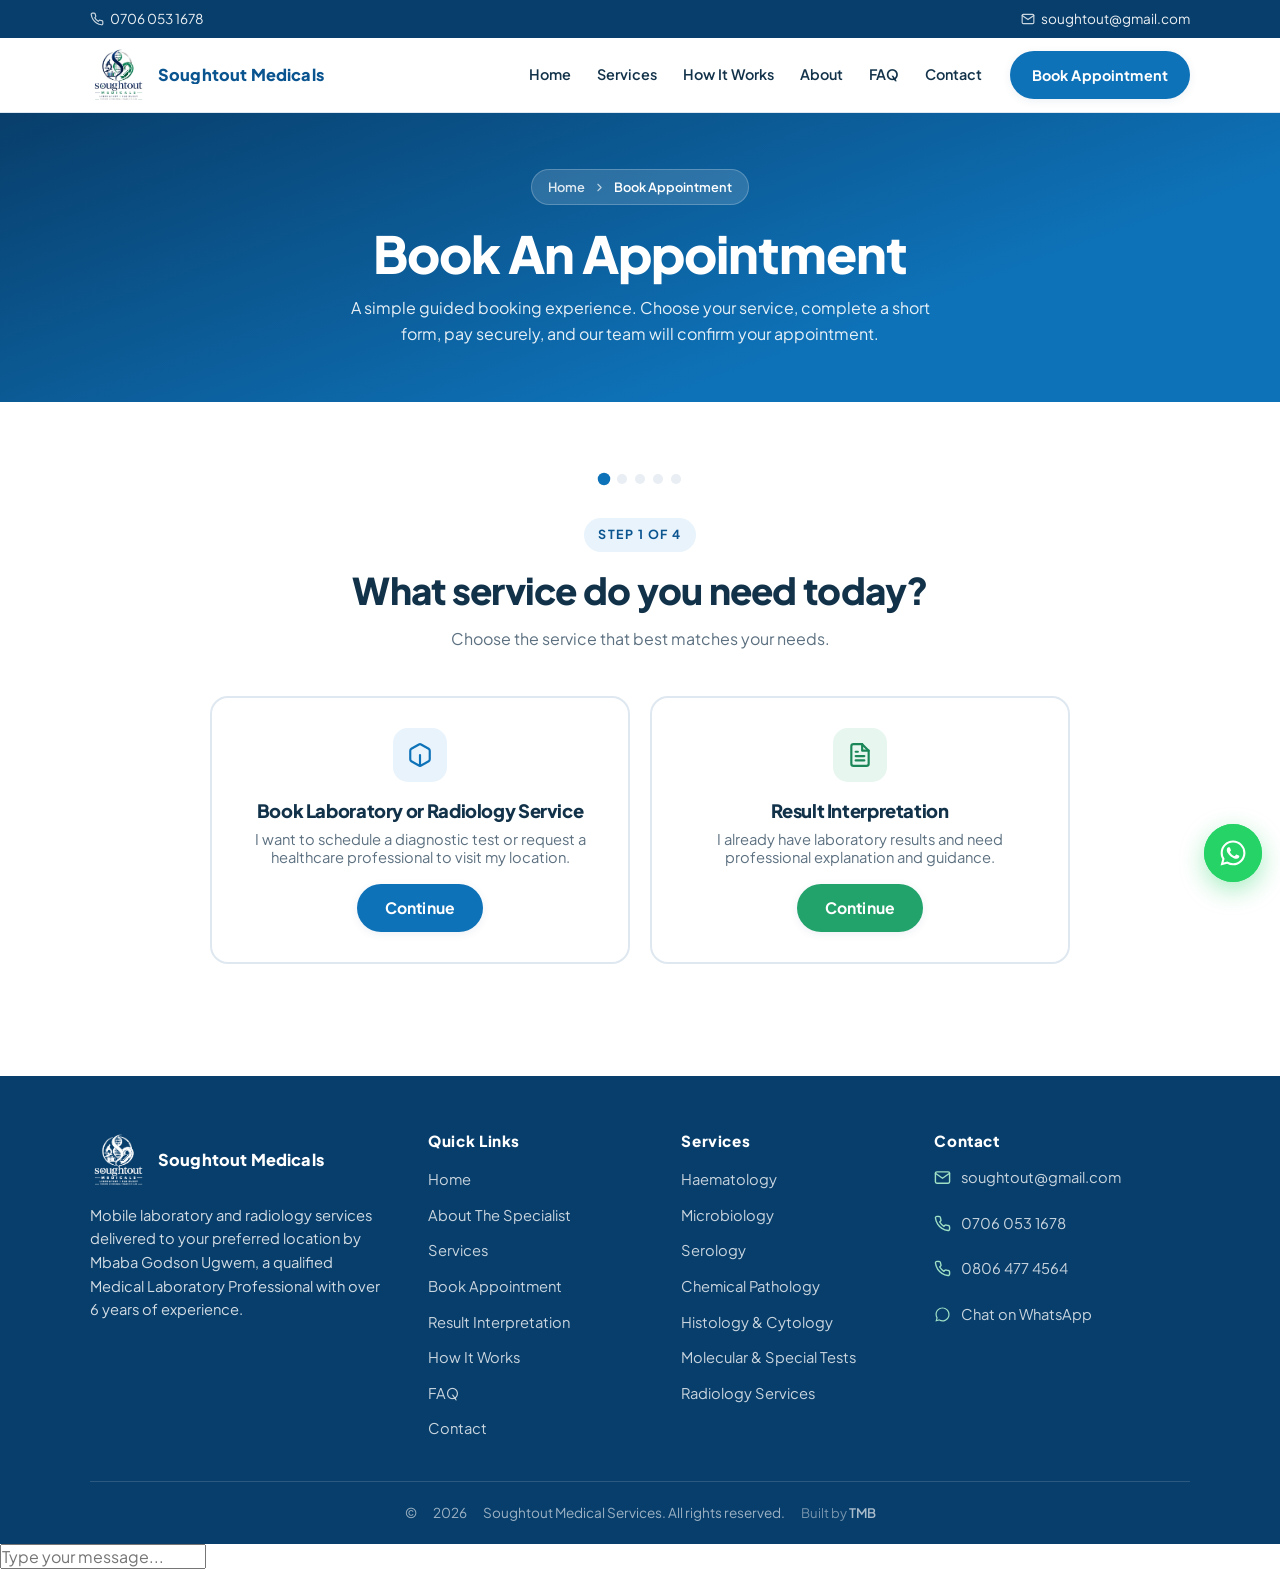
<file: book.html>
<!DOCTYPE html>
<html lang="en">
<head>
  <meta charset="UTF-8">
  <meta name="viewport" content="width=device-width, initial-scale=1.0">
  <title>Book Appointment | Soughtout Medical Services</title>
  <meta name="description" content="Book laboratory or radiology services online with Soughtout Medicals. Schedule a home visit at your preferred location, pay securely and receive quality healthcare at your convenience.">
  <link rel="icon" type="image/jpeg" href="images/logo.png">
  <link rel="preconnect" href="https://fonts.googleapis.com">
  <link rel="preconnect" href="https://fonts.gstatic.com" crossorigin>
  <link href="https://fonts.googleapis.com/css2?family=Plus+Jakarta+Sans:wght@400;500;600;700;800&display=swap" rel="stylesheet">
  <link rel="stylesheet" href="css/style.css">
</head>
<body data-booking-mode="choice">

  <!-- ===================== HEADER ===================== -->
  <div class="topbar">
    <div class="container topbar-inner">
      <a class="topbar-link" href="tel:07060531678">
        <svg viewBox="0 0 24 24" fill="none" stroke="currentColor" stroke-width="2" stroke-linecap="round" stroke-linejoin="round"><path d="M22 16.92v3a2 2 0 0 1-2.18 2 19.79 19.79 0 0 1-8.63-3.07 19.5 19.5 0 0 1-6-6A19.79 19.79 0 0 1 2.08 4.18 2 2 0 0 1 4.06 2h3a2 2 0 0 1 2 1.72c.13.96.36 1.9.7 2.81a2 2 0 0 1-.45 2.11L8.09 9.91a16 16 0 0 0 6 6l1.27-1.27a2 2 0 0 1 2.11-.45c.91.34 1.85.57 2.81.7A2 2 0 0 1 22 16.92z"/></svg>
        0706 053 1678
      </a>
      <a class="topbar-link" href="mailto:soughtout@gmail.com">
        <svg viewBox="0 0 24 24" fill="none" stroke="currentColor" stroke-width="2" stroke-linecap="round" stroke-linejoin="round"><path d="M4 4h16c1.1 0 2 .9 2 2v12c0 1.1-.9 2-2 2H4c-1.1 0-2-.9-2-2V6c0-1.1.9-2 2-2z"/><polyline points="22,6 12,13 2,6"/></svg>
        soughtout@gmail.com
      </a>
    </div>
  </div>

  <header class="header-main">
    <div class="container header-inner">
      <a href="index.html" class="brand" aria-label="Soughtout Medicals home">
        <img src="images/logo.png" alt="Soughtout Medical Services logo" class="brand-logo">
        <span class="brand-text">
          <strong>Soughtout Medicals</strong>
        </span>
      </a>
      <button class="nav-toggle" aria-label="Open menu" aria-expanded="false">
        <span></span><span></span><span></span>
      </button>
      <nav class="site-nav" id="siteNav" aria-label="Main navigation">
        <div class="nav-head">
          <span class="nav-head-brand"><img src="images/logo.png" alt="" class="brand-logo">Soughtout Medicals</span>
          <button class="nav-close" id="navClose" aria-label="Close menu">
            <svg viewBox="0 0 24 24" fill="none" stroke="currentColor" stroke-width="2" stroke-linecap="round" stroke-linejoin="round"><line x1="18" y1="6" x2="6" y2="18"/><line x1="6" y1="6" x2="18" y2="18"/></svg>
          </button>
        </div>
        <ul>
          <li><a href="index.html">Home</a></li>
          <li><a href="services.html">Services</a></li>
          <li><a href="how-it-works.html">How It Works</a></li>
          <li><a href="about.html">About</a></li>
          <li><a href="faq.html">FAQ</a></li>
          <li><a href="contact.html">Contact</a></li>
        </ul>
        <a href="book.html" class="btn btn-primary nav-cta">Book Appointment</a>
      </nav>
    </div>
  </header>

  <main>
    <!-- ===================== PAGE HERO ===================== -->
    <section class="page-hero">
      <div class="container">
        <span class="breadcrumb"><a href="index.html">Home</a> <svg viewBox="0 0 24 24" fill="none" stroke="currentColor" stroke-width="2" stroke-linecap="round" stroke-linejoin="round"><polyline points="9 18 15 12 9 6"/></svg> Book Appointment</span>
        <h1>Book An Appointment</h1>
        <p>A simple guided booking experience. Choose your service, complete a short form, pay securely, and our team will confirm your appointment.</p>
      </div>
    </section>

    <!-- ===================== WIZARD ===================== -->
    <section class="section">
      <div class="container">
        <div class="wizard" id="wizard">

          <div class="wizard-progress" id="wizardProgress" aria-hidden="true">
            <span class="dot active" data-step="choice"></span>
            <span class="dot" data-step="lab"></span>
            <span class="dot" data-step="interpret"></span>
            <span class="dot" data-step="payment"></span>
            <span class="dot" data-step="done"></span>
          </div>

          <!-- STEP 1: CHOICE -->
          <div class="wizard-step" id="stepChoice">
            <div class="section-head">
              <span class="eyebrow">Step 1 of 4</span>
              <h2>What service do you need today?</h2>
              <p>Choose the service that best matches your needs.</p>
            </div>
            <div class="choice-grid">
              <button type="button" class="choice-card reveal" id="startLab" aria-label="Book laboratory or radiology service">
                <span class="card-icon">
                  <svg viewBox="0 0 24 24" fill="none" stroke="currentColor" stroke-width="2" stroke-linecap="round" stroke-linejoin="round"><path d="M21 16V8a2 2 0 0 0-1-1.73l-7-4a2 2 0 0 0-2 0l-7 4A2 2 0 0 0 3 8v8a2 2 0 0 0 1 1.73l7 4a2 2 0 0 0 2 0l7-4A2 2 0 0 0 21 16z"/><path d="M12 22V12"/></svg>
                </span>
                <h3>Book Laboratory or Radiology Service</h3>
                <p>I want to schedule a diagnostic test or request a healthcare professional to visit my location.</p>
                <span class="btn btn-primary">Continue</span>
              </button>
              <button type="button" class="choice-card reveal" id="startInterpret" aria-label="Request result interpretation">
                <span class="card-icon card-icon--green">
                  <svg viewBox="0 0 24 24" fill="none" stroke="currentColor" stroke-width="2" stroke-linecap="round" stroke-linejoin="round"><path d="M14 2H6a2 2 0 0 0-2 2v16a2 2 0 0 0 2 2h12a2 2 0 0 0 2-2V8z"/><polyline points="14 2 14 8 20 8"/><line x1="16" y1="13" x2="8" y2="13"/><line x1="16" y1="17" x2="8" y2="17"/><polyline points="10 9 9 9 8 9"/></svg>
                </span>
                <h3>Result Interpretation</h3>
                <p>I already have laboratory results and need professional explanation and guidance.</p>
                <span class="btn btn-green">Continue</span>
              </button>
            </div>
          </div>

          <!-- STEP 2: LAB FORM -->
          <div class="wizard-step" id="stepLab" hidden>
            <div class="section-head">
              <span class="eyebrow">Step 2 of 4</span>
              <h2>Complete Your Booking</h2>
              <p>Tell us about yourself and your preferred visit details.</p>
            </div>
            <form class="form-card" id="labForm" novalidate>
              <div class="form-grid">
                <div class="form-field span-2">
                  <label for="lab-name">Full Name <span>*</span></label>
                  <input type="text" id="lab-name" name="fullName" placeholder="e.g. Ada Okonkwo" required>
                </div>
                <div class="form-field">
                  <label for="lab-phone">Phone Number <span>*</span></label>
                  <input type="tel" id="lab-phone" name="phone" placeholder="e.g. 08012345678" required>
                </div>
                <div class="form-field">
                  <label for="lab-email">Email Address <span>*</span></label>
                  <input type="email" id="lab-email" name="email" placeholder="you@example.com" required>
                </div>
                <div class="form-field">
                  <label for="lab-age">Age <span>*</span></label>
                  <input type="number" id="lab-age" name="age" placeholder="e.g. 32" min="0" max="120" required>
                </div>
                <div class="form-field">
                  <label for="lab-gender">Gender <span>*</span></label>
                  <select id="lab-gender" name="gender" required>
                    <option value="" disabled selected>Select gender</option>
                    <option value="Male">Male</option>
                    <option value="Female">Female</option>
                  </select>
                </div>
                <div class="form-field span-2">
                  <label for="lab-location">Location (where should we visit you?) <span>*</span></label>
                  <input type="text" id="lab-location" name="location" placeholder="e.g. Port Harcourt, Rivers State" required>
                </div>
                <div class="form-field span-2">
                  <label for="lab-category">Service Category <span>*</span></label>
                  <select id="lab-category" name="category" required>
                    <option value="" disabled selected>Select category</option>
                  </select>
                </div>
                <div class="form-field span-2" id="testsSelectionArea" hidden>
                  <label>Select Tests to Include <span>*</span></label>
                  <div class="tests-list" id="testsCheckboxList"></div>
                  
                  <div class="form-field mt-12">
                    <label for="lab-others">Specify other tests (Optional)</label>
                    <input type="text" id="lab-others" name="othersInput" placeholder="Specify any other tests not listed above...">
                  </div>

                  <div class="total-summary-box">
                    <span>Selected Tests Total:</span>
                    <strong id="testsTotalDisplay">₦0</strong>
                  </div>
                </div>
                <div class="form-field">
                  <label for="lab-date">Preferred Visit Date <span>*</span></label>
                  <input type="date" id="lab-date" name="visitDate" required>
                </div>
                <div class="form-field">
                  <label for="lab-time">Preferred Time <span>*</span></label>
                  <select id="lab-time" name="timeSlot" required>
                    <option value="" disabled selected>Select time</option>
                  </select>
                </div>
                <div class="form-field span-2">
                  <label for="lab-notes">Additional Notes (Optional)</label>
                  <textarea id="lab-notes" name="notes" placeholder="Any extra information about your booking..."></textarea>
                </div>
              </div>
              <button type="submit" class="btn btn-primary btn-block mt-24">Continue To Secure Payment</button>
              <p class="pay-note mt-16">You will be able to review your booking before making payment.</p>
            </form>
          </div>

          <!-- STEP 2b: INTERPRETATION FORM -->
          <div class="wizard-step" id="stepInterpret" hidden>
            <div class="section-head">
              <span class="eyebrow">Step 2 of 4</span>
              <h2>Result Interpretation Request</h2>
              <p>Upload your laboratory result and choose how you would like to receive your professional interpretation.</p>
            </div>
            <form class="form-card" id="interpretForm" novalidate>
              <div class="form-grid">
                <div class="form-field span-2">
                  <label for="int-name">Full Name <span>*</span></label>
                  <input type="text" id="int-name" name="fullName" placeholder="e.g. Ada Okonkwo" required>
                </div>
                <div class="form-field">
                  <label for="int-phone">Phone Number <span>*</span></label>
                  <input type="tel" id="int-phone" name="phone" placeholder="e.g. 08012345678" required>
                </div>
                <div class="form-field">
                  <label for="int-email">Email Address <span>*</span></label>
                  <input type="email" id="int-email" name="email" placeholder="you@example.com" required>
                </div>
                <div class="form-field span-2">
                  <label>Upload Laboratory Result <span>*</span></label>
                  <input type="file" id="int-file" name="resultFile" accept="image/jpeg,image/png,image/webp,application/pdf" hidden>
                  <div class="upload-zone" id="uploadZone" role="button" tabindex="0" aria-label="Upload laboratory result">
                    <svg viewBox="0 0 24 24" fill="none" stroke="currentColor" stroke-width="2" stroke-linecap="round" stroke-linejoin="round"><path d="M21 15v4a2 2 0 0 1-2 2H5a2 2 0 0 1-2-2v-4"/><polyline points="17 8 12 3 7 8"/><line x1="12" y1="3" x2="12" y2="15"/></svg>
                    <div><strong>Click to upload</strong> or drag and drop</div>
                    <small>JPG, PNG or PDF. Maximum 5MB.</small>
                  </div>
                  <div class="uploaded-file" id="uploadedFile" hidden>
                    <span data-file-name></span>
                    <button type="button" id="removeFile">Remove</button>
                  </div>
                  <p class="field-error" id="uploadError"></p>
                </div>
                <div class="form-field span-2">
                  <label>Preferred Consultation Method <span>*</span></label>
                  <div class="radio-pills" data-consult></div>
                </div>
                <div class="form-field span-2">
                  <label for="int-notes">Additional Notes (Optional)</label>
                  <textarea id="int-notes" name="notes" placeholder="Any questions about your results, or the guidance you need..."></textarea>
                </div>
              </div>
              <button type="submit" class="btn btn-green btn-block mt-24">Continue To Secure Payment</button>
              <p class="pay-note mt-16">You will be able to review your request before making payment.</p>
            </form>
          </div>

          <!-- STEP 3: REVIEW & BOOK -->
          <div class="wizard-step" id="stepPayment" hidden>
            <div class="section-head">
              <span class="eyebrow">Step 3 of 4</span>
              <h2>Review Your Booking</h2>
              <p>Please confirm your details below. You will be redirected to WhatsApp to submit this request and coordinate payment directly with our team.</p>
            </div>
            <div class="form-card">
              <div class="summary-box" id="paymentSummary"></div>
              <div class="amount-row">
                <span>Estimated Price</span>
                <span id="amountDisplay"></span>
              </div>
              <button type="button" class="btn btn-whatsapp btn-block" id="payButton">
                <svg viewBox="0 0 24 24" fill="currentColor" width="18" height="18"><path d="M12.04 2C6.58 2 2.13 6.45 2.13 11.91c0 1.75.46 3.45 1.32 4.95L2.05 22l5.25-1.38a9.87 9.87 0 0 0 4.74 1.21h.01c5.46 0 9.9-4.45 9.9-9.91 0-2.65-1.03-5.14-2.9-7.01A9.82 9.82 0 0 0 12.04 2zm0 18.15a8.2 8.2 0 0 1-4.19-1.15l-.3-.18-3.12.82.83-3.04-.2-.31a8.2 8.2 0 0 1-1.26-4.38c0-4.54 3.7-8.24 8.24-8.24 2.2 0 4.27.86 5.82 2.42a8.18 8.18 0 0 1 2.41 5.83c0 4.54-3.7 8.23-8.23 8.23z"/></svg>
                Confirm &amp; Book via WhatsApp
              </button>
              <p class="pay-note">All appointments and payments (including transfers) are coordinated directly through WhatsApp. A representative will contact you immediately upon receiving your message.</p>
            </div>
          </div>

          <!-- STEP 4: CONFIRMATION -->
          <div class="wizard-step" id="stepDone" hidden>
            <div class="form-card confirm-card" id="confirmationBox"></div>
          </div>

        </div>
      </div>
    </section>
  </main>

  <!-- ===================== FOOTER ===================== -->
  <footer class="site-footer">
    <div class="container">
      <div class="footer-grid">
        <div class="footer-brand">
          <a href="index.html" class="brand">
            <img src="images/logo.png" alt="Soughtout Medical Services logo" class="brand-logo">
            <span class="brand-text">
              <strong>Soughtout Medicals</strong>
            </span>
          </a>
          <p>Mobile laboratory and radiology services delivered to your preferred location by Mbaba Godson Ugwem, a qualified Medical Laboratory Professional with over 6 years of experience.</p>
        </div>
        <div class="footer-col">
          <h4>Quick Links</h4>
          <ul>
            <li><a href="index.html">Home</a></li>
            <li><a href="about.html">About The Specialist</a></li>
            <li><a href="services.html">Services</a></li>
            <li><a href="book.html">Book Appointment</a></li>
            <li><a href="interpretation.html">Result Interpretation</a></li>
            <li><a href="how-it-works.html">How It Works</a></li>
            <li><a href="faq.html">FAQ</a></li>
            <li><a href="contact.html">Contact</a></li>
          </ul>
        </div>
        <div class="footer-col">
          <h4>Services</h4>
          <ul>
            <li><a href="services.html#haematology">Haematology</a></li>
            <li><a href="services.html#microbiology">Microbiology</a></li>
            <li><a href="services.html#serology">Serology</a></li>
            <li><a href="services.html#chemical-pathology">Chemical Pathology</a></li>
            <li><a href="services.html#histology">Histology &amp; Cytology</a></li>
            <li><a href="services.html#molecular">Molecular &amp; Special Tests</a></li>
            <li><a href="services.html#radiology">Radiology Services</a></li>
          </ul>
        </div>
        <div class="footer-col">
          <h4>Contact</h4>
          <ul class="footer-contact">
            <li>
              <svg viewBox="0 0 24 24" fill="none" stroke="currentColor" stroke-width="2" stroke-linecap="round" stroke-linejoin="round"><path d="M4 4h16c1.1 0 2 .9 2 2v12c0 1.1-.9 2-2 2H4c-1.1 0-2-.9-2-2V6c0-1.1.9-2 2-2z"/><polyline points="22,6 12,13 2,6"/></svg>
              <a href="mailto:soughtout@gmail.com">soughtout@gmail.com</a>
            </li>
            <li>
              <svg viewBox="0 0 24 24" fill="none" stroke="currentColor" stroke-width="2" stroke-linecap="round" stroke-linejoin="round"><path d="M22 16.92v3a2 2 0 0 1-2.18 2 19.79 19.79 0 0 1-8.63-3.07 19.5 19.5 0 0 1-6-6A19.79 19.79 0 0 1 2.08 4.18 2 2 0 0 1 4.06 2h3a2 2 0 0 1 2 1.72c.13.96.36 1.9.7 2.81a2 2 0 0 1-.45 2.11L8.09 9.91a16 16 0 0 0 6 6l1.27-1.27a2 2 0 0 1 2.11-.45c.91.34 1.85.57 2.81.7A2 2 0 0 1 22 16.92z"/></svg>
              <a href="tel:07060531678">0706 053 1678</a>
            </li>
            <li>
              <svg viewBox="0 0 24 24" fill="none" stroke="currentColor" stroke-width="2" stroke-linecap="round" stroke-linejoin="round"><path d="M22 16.92v3a2 2 0 0 1-2.18 2 19.79 19.79 0 0 1-8.63-3.07 19.5 19.5 0 0 1-6-6A19.79 19.79 0 0 1 2.08 4.18 2 2 0 0 1 4.06 2h3a2 2 0 0 1 2 1.72c.13.96.36 1.9.7 2.81a2 2 0 0 1-.45 2.11L8.09 9.91a16 16 0 0 0 6 6l1.27-1.27a2 2 0 0 1 2.11-.45c.91.34 1.85.57 2.81.7A2 2 0 0 1 22 16.92z"/></svg>
              <a href="tel:08064774564">0806 477 4564</a>
            </li>
            <li>
              <svg viewBox="0 0 24 24" fill="currentColor"><path d="M12.04 2C6.58 2 2.13 6.45 2.13 11.91c0 1.75.46 3.45 1.32 4.95L2.05 22l5.25-1.38a9.87 9.87 0 0 0 4.74 1.21h.01c5.46 0 9.9-4.45 9.9-9.91 0-2.65-1.03-5.14-2.9-7.01A9.82 9.82 0 0 0 12.04 2zm0 18.15a8.2 8.2 0 0 1-4.19-1.15l-.3-.18-3.12.82.83-3.04-.2-.31a8.2 8.2 0 0 1-1.26-4.38c0-4.54 3.7-8.24 8.24-8.24 2.2 0 4.27.86 5.82 2.42a8.18 8.18 0 0 1 2.41 5.83c0 4.54-3.7 8.23-8.23 8.23z"/></svg>
              <a href="https://wa.me/2347060531678" target="_blank" rel="noopener">Chat on WhatsApp</a>
            </li>
          </ul>
        </div>
      </div>
      <div class="footer-bottom">
        &copy; <span data-year></span> Soughtout Medical Services. All rights reserved.
        <span class="footer-credit">Built by <a href="http://www.tmb.it.com" target="_blank" rel="noopener">TMB</a></span>
      </div>
    </div>
  </footer>

    <!-- ===================== FLOATING WHATSAPP CHAT BUTTON ===================== -->
  <a class="chat-launcher wa-launcher" href="https://wa.me/2347060531678?text=Hello%20Soughtout%20Medicals%2C%20I%20would%20like%20to%20make%20an%20inquiry." target="_blank" rel="noopener" aria-label="Chat on WhatsApp">
    <span class="ping"></span>
    <svg viewBox="0 0 24 24" fill="currentColor" width="30" height="30"><path d="M12.04 2C6.58 2 2.13 6.45 2.13 11.91c0 1.75.46 3.45 1.32 4.95L2.05 22l5.25-1.38a9.87 9.87 0 0 0 4.74 1.21h.01c5.46 0 9.9-4.45 9.9-9.91 0-2.65-1.03-5.14-2.9-7.01A9.82 9.82 0 0 0 12.04 2zm0 18.15a8.2 8.2 0 0 1-4.19-1.15l-.3-.18-3.12.82.83-3.04-.2-.31a8.2 8.2 0 0 1-1.26-4.38c0-4.54 3.7-8.24 8.24-8.24 2.2 0 4.27.86 5.82 2.42a8.18 8.18 0 0 1 2.41 5.83c0 4.54-3.7 8.23-8.23 8.23zm4.52-6.16c-.25-.12-1.47-.72-1.69-.81-.23-.08-.39-.12-.56.12-.17.25-.64.81-.78.97-.14.17-.29.19-.54.06-.25-.12-1.05-.39-1.99-1.23-.74-.66-1.23-1.47-1.38-1.72-.14-.25-.02-.38.11-.51.11-.11.25-.29.37-.43.12-.14.17-.25.25-.41.08-.17.04-.31-.02-.43-.06-.12-.56-1.34-.76-1.84-.2-.48-.41-.42-.56-.43h-.48c-.17 0-.43.06-.66.31-.22.25-.86.85-.86 2.07 0 1.22.89 2.4 1.01 2.56.12.17 1.75 2.67 4.23 3.74.59.26 1.05.41 1.41.52.59.19 1.13.16 1.56.1.48-.07 1.47-.6 1.67-1.18.21-.58.21-1.07.15-1.18-.06-.1-.23-.16-.48-.29z"/></svg>
  </a>
    <div class="chat-input-row">
      <input id="chatInput" type="text" placeholder="Type your message..." aria-label="Type your message">
      <button id="chatSend" aria-label="Send message">
        <svg viewBox="0 0 24 24" fill="none" stroke="currentColor" stroke-width="2" stroke-linecap="round" stroke-linejoin="round"><line x1="22" y1="2" x2="11" y2="13"/><polygon points="22 2 15 22 11 13 2 9 22 2"/></svg>
      </button>
    </div>
  </div>

  <script src="js/main.js"></script>
  <script src="js/booking.js"></script>
</body>
</html>
</file>
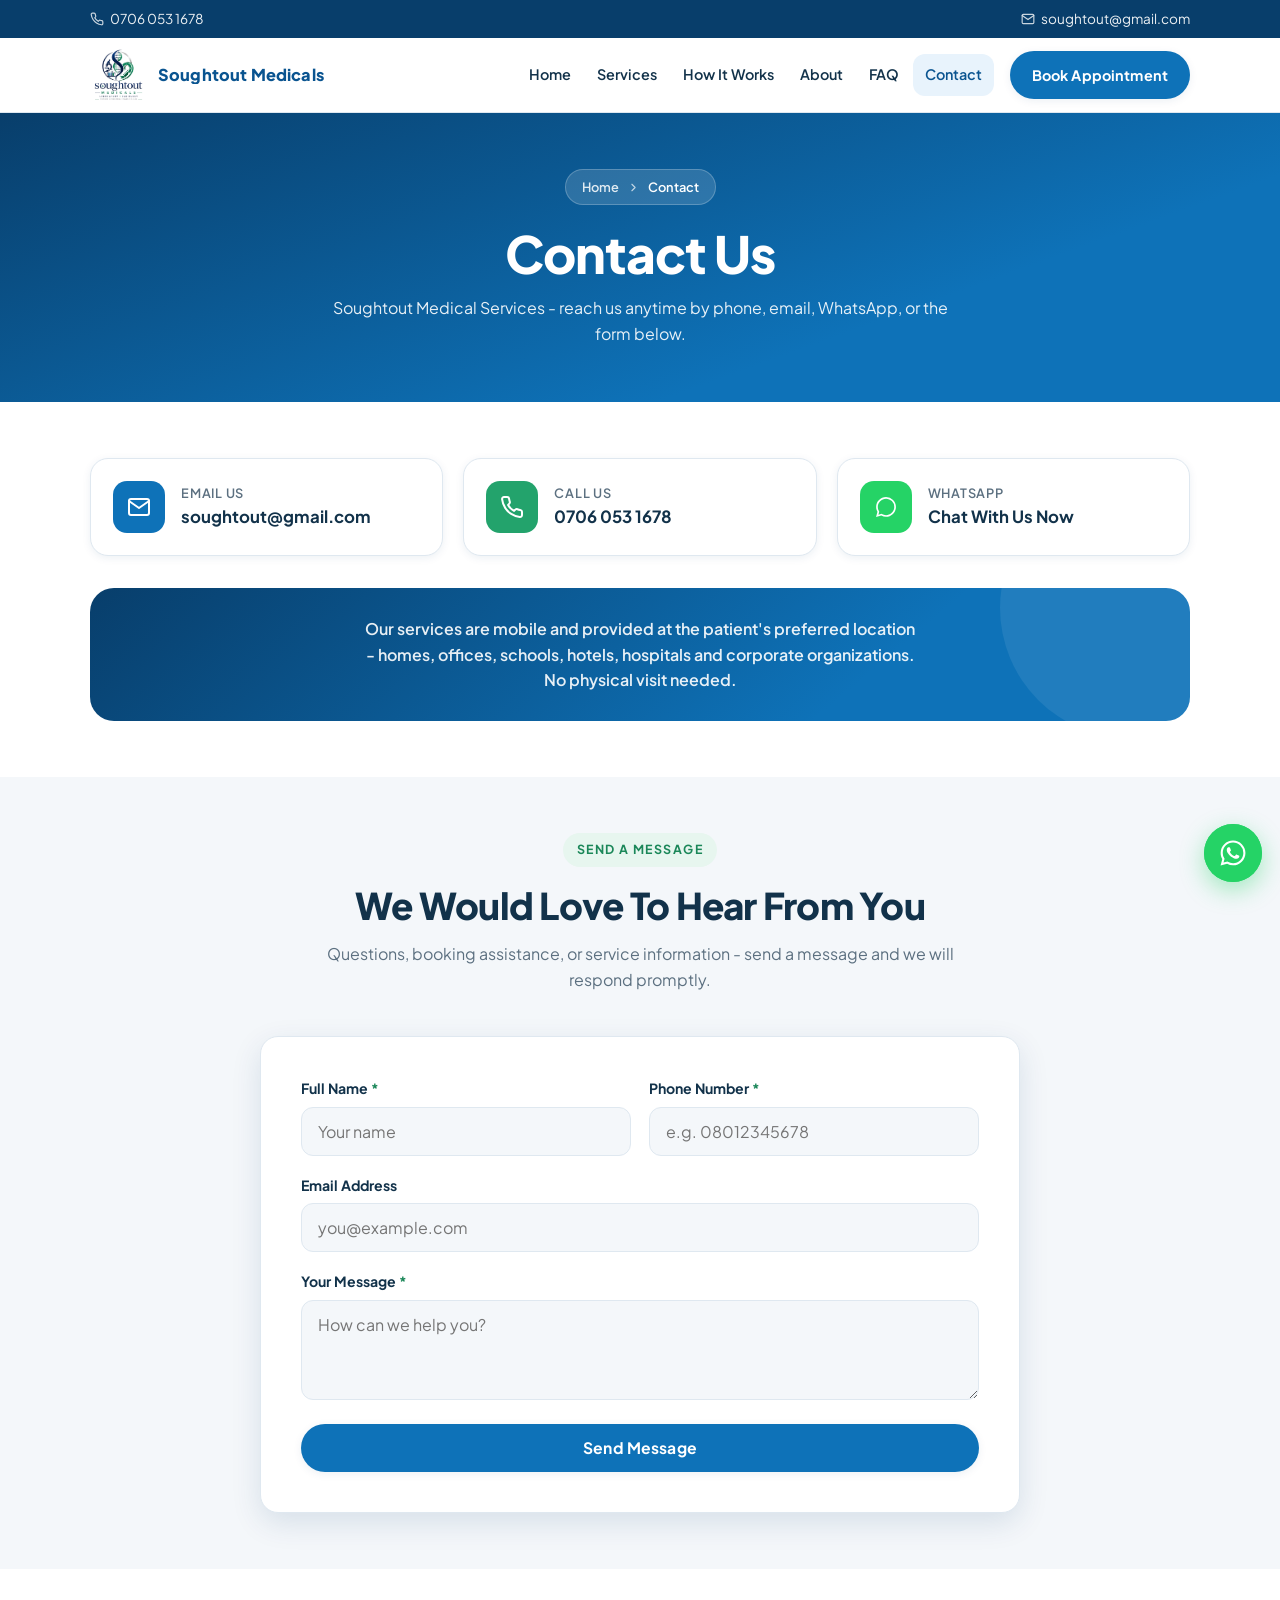
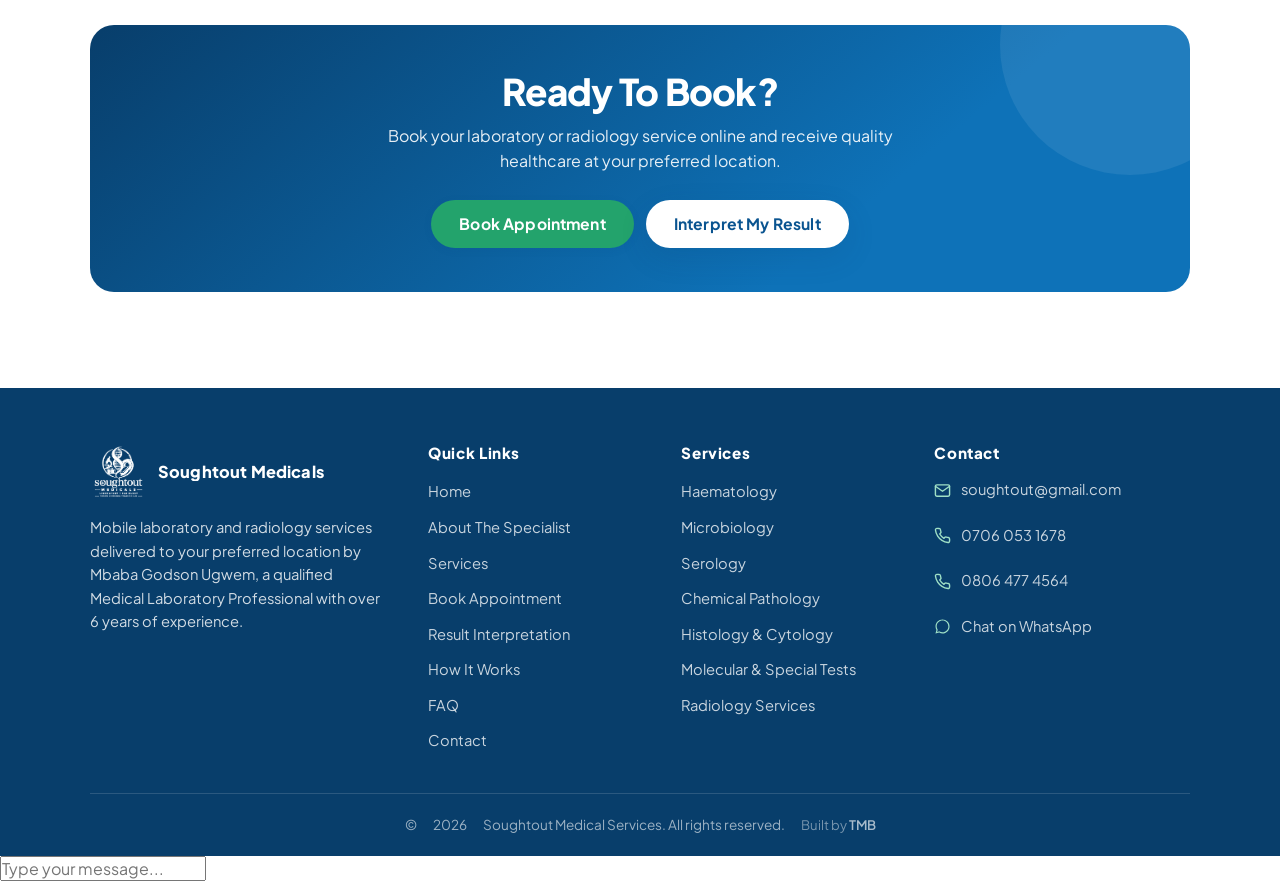
<file: contact.html>
<!DOCTYPE html>
<html lang="en">
<head>
  <meta charset="UTF-8">
  <meta name="viewport" content="width=device-width, initial-scale=1.0">
  <title>Contact | Soughtout Medical Services</title>
  <meta name="description" content="Contact Soughtout Medical Services. Email soughtout@gmail.com or call 07060531678 / 08064774564. Services are mobile and delivered at your preferred location.">
  <link rel="icon" type="image/jpeg" href="images/logo.png">
  <link rel="preconnect" href="https://fonts.googleapis.com">
  <link rel="preconnect" href="https://fonts.gstatic.com" crossorigin>
  <link href="https://fonts.googleapis.com/css2?family=Plus+Jakarta+Sans:wght@400;500;600;700;800&display=swap" rel="stylesheet">
  <link rel="stylesheet" href="css/style.css">
</head>
<body>

  <!-- ===================== HEADER ===================== -->
  <div class="topbar">
    <div class="container topbar-inner">
      <a class="topbar-link" href="tel:07060531678">
        <svg viewBox="0 0 24 24" fill="none" stroke="currentColor" stroke-width="2" stroke-linecap="round" stroke-linejoin="round"><path d="M22 16.92v3a2 2 0 0 1-2.18 2 19.79 19.79 0 0 1-8.63-3.07 19.5 19.5 0 0 1-6-6A19.79 19.79 0 0 1 2.08 4.18 2 2 0 0 1 4.06 2h3a2 2 0 0 1 2 1.72c.13.96.36 1.9.7 2.81a2 2 0 0 1-.45 2.11L8.09 9.91a16 16 0 0 0 6 6l1.27-1.27a2 2 0 0 1 2.11-.45c.91.34 1.85.57 2.81.7A2 2 0 0 1 22 16.92z"/></svg>
        0706 053 1678
      </a>
      <a class="topbar-link" href="mailto:soughtout@gmail.com">
        <svg viewBox="0 0 24 24" fill="none" stroke="currentColor" stroke-width="2" stroke-linecap="round" stroke-linejoin="round"><path d="M4 4h16c1.1 0 2 .9 2 2v12c0 1.1-.9 2-2 2H4c-1.1 0-2-.9-2-2V6c0-1.1.9-2 2-2z"/><polyline points="22,6 12,13 2,6"/></svg>
        soughtout@gmail.com
      </a>
    </div>
  </div>

  <header class="header-main">
    <div class="container header-inner">
      <a href="index.html" class="brand" aria-label="Soughtout Medicals home">
        <img src="images/logo.png" alt="Soughtout Medical Services logo" class="brand-logo">
        <span class="brand-text">
          <strong>Soughtout Medicals</strong>
        </span>
      </a>
      <button class="nav-toggle" aria-label="Open menu" aria-expanded="false">
        <span></span><span></span><span></span>
      </button>
      <nav class="site-nav" id="siteNav" aria-label="Main navigation">
        <div class="nav-head">
          <span class="nav-head-brand"><img src="images/logo.png" alt="" class="brand-logo">Soughtout Medicals</span>
          <button class="nav-close" id="navClose" aria-label="Close menu">
            <svg viewBox="0 0 24 24" fill="none" stroke="currentColor" stroke-width="2" stroke-linecap="round" stroke-linejoin="round"><line x1="18" y1="6" x2="6" y2="18"/><line x1="6" y1="6" x2="18" y2="18"/></svg>
          </button>
        </div>
        <ul>
          <li><a href="index.html">Home</a></li>
          <li><a href="services.html">Services</a></li>
          <li><a href="how-it-works.html">How It Works</a></li>
          <li><a href="about.html">About</a></li>
          <li><a href="faq.html">FAQ</a></li>
          <li><a href="contact.html">Contact</a></li>
        </ul>
        <a href="book.html" class="btn btn-primary nav-cta">Book Appointment</a>
      </nav>
    </div>
  </header>

  <main>
    <!-- ===================== PAGE HERO ===================== -->
    <section class="page-hero">
      <div class="container">
        <span class="breadcrumb"><a href="index.html">Home</a> <svg viewBox="0 0 24 24" fill="none" stroke="currentColor" stroke-width="2" stroke-linecap="round" stroke-linejoin="round"><polyline points="9 18 15 12 9 6"/></svg> Contact</span>
        <h1>Contact Us</h1>
        <p>Soughtout Medical Services - reach us anytime by phone, email, WhatsApp, or the form below.</p>
      </div>
    </section>

    <!-- ===================== CONTACT CARDS ===================== -->
    <section class="section section-tight">
      <div class="container contact-grid">
        <a class="contact-card reveal" href="mailto:soughtout@gmail.com">
          <span class="contact-card-icon contact-card-icon--blue">
            <svg viewBox="0 0 24 24" fill="none" stroke="currentColor" stroke-width="2" stroke-linecap="round" stroke-linejoin="round"><path d="M4 4h16c1.1 0 2 .9 2 2v12c0 1.1-.9 2-2 2H4c-1.1 0-2-.9-2-2V6c0-1.1.9-2 2-2z"/><polyline points="22,6 12,13 2,6"/></svg>
          </span>
          <span>
            <small>Email Us</small>
            <strong>soughtout@gmail.com</strong>
          </span>
        </a>
        <a class="contact-card reveal" href="tel:07060531678">
          <span class="contact-card-icon contact-card-icon--green">
            <svg viewBox="0 0 24 24" fill="none" stroke="currentColor" stroke-width="2" stroke-linecap="round" stroke-linejoin="round"><path d="M22 16.92v3a2 2 0 0 1-2.18 2 19.79 19.79 0 0 1-8.63-3.07 19.5 19.5 0 0 1-6-6A19.79 19.79 0 0 1 2.08 4.18 2 2 0 0 1 4.06 2h3a2 2 0 0 1 2 1.72c.13.96.36 1.9.7 2.81a2 2 0 0 1-.45 2.11L8.09 9.91a16 16 0 0 0 6 6l1.27-1.27a2 2 0 0 1 2.11-.45c.91.34 1.85.57 2.81.7A2 2 0 0 1 22 16.92z"/></svg>
          </span>
          <span>
            <small>Call Us</small>
            <strong>0706 053 1678</strong>
          </span>
        </a>
        <a class="contact-card reveal" href="https://wa.me/2347060531678" target="_blank" rel="noopener">
          <span class="contact-card-icon contact-card-icon--wa">
            <svg viewBox="0 0 24 24" fill="currentColor"><path d="M12.04 2C6.58 2 2.13 6.45 2.13 11.91c0 1.75.46 3.45 1.32 4.95L2.05 22l5.25-1.38a9.87 9.87 0 0 0 4.74 1.21h.01c5.46 0 9.9-4.45 9.9-9.91 0-2.65-1.03-5.14-2.9-7.01A9.82 9.82 0 0 0 12.04 2zm0 18.15a8.2 8.2 0 0 1-4.19-1.15l-.3-.18-3.12.82.83-3.04-.2-.31a8.2 8.2 0 0 1-1.26-4.38c0-4.54 3.7-8.24 8.24-8.24 2.2 0 4.27.86 5.82 2.42a8.18 8.18 0 0 1 2.41 5.83c0 4.54-3.7 8.23-8.23 8.23z"/></svg>
          </span>
          <span>
            <small>WhatsApp</small>
            <strong>Chat With Us Now</strong>
          </span>
        </a>
      </div>

      <div class="container mt-32">
        <div class="cta-banner reveal" style="padding:28px 26px">
          <p style="margin:0 auto;font-weight:600">Our services are mobile and provided at the patient's preferred location - homes, offices, schools, hotels, hospitals and corporate organizations. No physical visit needed.</p>
        </div>
      </div>
    </section>

    <!-- ===================== CONTACT FORM ===================== -->
    <section class="section section-tight page-bg">
      <div class="container">
        <div class="section-head reveal">
          <span class="eyebrow eyebrow--green">Send A Message</span>
          <h2>We Would Love To Hear From You</h2>
          <p>Questions, booking assistance, or service information - send a message and we will respond promptly.</p>
        </div>
        <form class="form-card" id="contactForm" novalidate>
          <div class="form-grid">
            <div class="form-field">
              <label for="c-name">Full Name <span>*</span></label>
              <input type="text" id="c-name" name="name" placeholder="Your name" required>
            </div>
            <div class="form-field">
              <label for="c-phone">Phone Number <span>*</span></label>
              <input type="tel" id="c-phone" name="phone" placeholder="e.g. 08012345678" required>
            </div>
            <div class="form-field span-2">
              <label for="c-email">Email Address</label>
              <input type="email" id="c-email" name="email" placeholder="you@example.com">
            </div>
            <div class="form-field span-2">
              <label for="c-message">Your Message <span>*</span></label>
              <textarea id="c-message" name="message" placeholder="How can we help you?" required></textarea>
            </div>
          </div>
          <button type="submit" class="btn btn-primary btn-block mt-24">Send Message</button>
          <p class="field-error" id="contactError"></p>
          <p class="pay-note" id="contactSuccess" hidden>Thank you! Your message has been saved. A WhatsApp window will open so you can send it directly to our team for a faster response.</p>
        </form>
      </div>
    </section>

    <!-- ===================== CTA ===================== -->
    <section class="section section-tight">
      <div class="container">
        <div class="cta-banner reveal">
          <h2>Ready To Book?</h2>
          <p>Book your laboratory or radiology service online and receive quality healthcare at your preferred location.</p>
          <div class="btn-row">
            <a href="book.html" class="btn btn-green">Book Appointment</a>
            <a href="interpretation.html" class="btn btn-white">Interpret My Result</a>
          </div>
        </div>
      </div>
    </section>
  </main>

  <!-- ===================== FOOTER ===================== -->
  <footer class="site-footer">
    <div class="container">
      <div class="footer-grid">
        <div class="footer-brand">
          <a href="index.html" class="brand">
            <img src="images/logo.png" alt="Soughtout Medical Services logo" class="brand-logo">
            <span class="brand-text">
              <strong>Soughtout Medicals</strong>
            </span>
          </a>
          <p>Mobile laboratory and radiology services delivered to your preferred location by Mbaba Godson Ugwem, a qualified Medical Laboratory Professional with over 6 years of experience.</p>
        </div>
        <div class="footer-col">
          <h4>Quick Links</h4>
          <ul>
            <li><a href="index.html">Home</a></li>
            <li><a href="about.html">About The Specialist</a></li>
            <li><a href="services.html">Services</a></li>
            <li><a href="book.html">Book Appointment</a></li>
            <li><a href="interpretation.html">Result Interpretation</a></li>
            <li><a href="how-it-works.html">How It Works</a></li>
            <li><a href="faq.html">FAQ</a></li>
            <li><a href="contact.html">Contact</a></li>
          </ul>
        </div>
        <div class="footer-col">
          <h4>Services</h4>
          <ul>
            <li><a href="services.html#haematology">Haematology</a></li>
            <li><a href="services.html#microbiology">Microbiology</a></li>
            <li><a href="services.html#serology">Serology</a></li>
            <li><a href="services.html#chemical-pathology">Chemical Pathology</a></li>
            <li><a href="services.html#histology">Histology &amp; Cytology</a></li>
            <li><a href="services.html#molecular">Molecular &amp; Special Tests</a></li>
            <li><a href="services.html#radiology">Radiology Services</a></li>
          </ul>
        </div>
        <div class="footer-col">
          <h4>Contact</h4>
          <ul class="footer-contact">
            <li>
              <svg viewBox="0 0 24 24" fill="none" stroke="currentColor" stroke-width="2" stroke-linecap="round" stroke-linejoin="round"><path d="M4 4h16c1.1 0 2 .9 2 2v12c0 1.1-.9 2-2 2H4c-1.1 0-2-.9-2-2V6c0-1.1.9-2 2-2z"/><polyline points="22,6 12,13 2,6"/></svg>
              <a href="mailto:soughtout@gmail.com">soughtout@gmail.com</a>
            </li>
            <li>
              <svg viewBox="0 0 24 24" fill="none" stroke="currentColor" stroke-width="2" stroke-linecap="round" stroke-linejoin="round"><path d="M22 16.92v3a2 2 0 0 1-2.18 2 19.79 19.79 0 0 1-8.63-3.07 19.5 19.5 0 0 1-6-6A19.79 19.79 0 0 1 2.08 4.18 2 2 0 0 1 4.06 2h3a2 2 0 0 1 2 1.72c.13.96.36 1.9.7 2.81a2 2 0 0 1-.45 2.11L8.09 9.91a16 16 0 0 0 6 6l1.27-1.27a2 2 0 0 1 2.11-.45c.91.34 1.85.57 2.81.7A2 2 0 0 1 22 16.92z"/></svg>
              <a href="tel:07060531678">0706 053 1678</a>
            </li>
            <li>
              <svg viewBox="0 0 24 24" fill="none" stroke="currentColor" stroke-width="2" stroke-linecap="round" stroke-linejoin="round"><path d="M22 16.92v3a2 2 0 0 1-2.18 2 19.79 19.79 0 0 1-8.63-3.07 19.5 19.5 0 0 1-6-6A19.79 19.79 0 0 1 2.08 4.18 2 2 0 0 1 4.06 2h3a2 2 0 0 1 2 1.72c.13.96.36 1.9.7 2.81a2 2 0 0 1-.45 2.11L8.09 9.91a16 16 0 0 0 6 6l1.27-1.27a2 2 0 0 1 2.11-.45c.91.34 1.85.57 2.81.7A2 2 0 0 1 22 16.92z"/></svg>
              <a href="tel:08064774564">0806 477 4564</a>
            </li>
            <li>
              <svg viewBox="0 0 24 24" fill="currentColor"><path d="M12.04 2C6.58 2 2.13 6.45 2.13 11.91c0 1.75.46 3.45 1.32 4.95L2.05 22l5.25-1.38a9.87 9.87 0 0 0 4.74 1.21h.01c5.46 0 9.9-4.45 9.9-9.91 0-2.65-1.03-5.14-2.9-7.01A9.82 9.82 0 0 0 12.04 2zm0 18.15a8.2 8.2 0 0 1-4.19-1.15l-.3-.18-3.12.82.83-3.04-.2-.31a8.2 8.2 0 0 1-1.26-4.38c0-4.54 3.7-8.24 8.24-8.24 2.2 0 4.27.86 5.82 2.42a8.18 8.18 0 0 1 2.41 5.83c0 4.54-3.7 8.23-8.23 8.23z"/></svg>
              <a href="https://wa.me/2347060531678" target="_blank" rel="noopener">Chat on WhatsApp</a>
            </li>
          </ul>
        </div>
      </div>
      <div class="footer-bottom">
        &copy; <span data-year></span> Soughtout Medical Services. All rights reserved.
        <span class="footer-credit">Built by <a href="http://www.tmb.it.com" target="_blank" rel="noopener">TMB</a></span>
      </div>
    </div>
  </footer>

    <!-- ===================== FLOATING WHATSAPP CHAT BUTTON ===================== -->
  <a class="chat-launcher wa-launcher" href="https://wa.me/2347060531678?text=Hello%20Soughtout%20Medicals%2C%20I%20would%20like%20to%20make%20an%20inquiry." target="_blank" rel="noopener" aria-label="Chat on WhatsApp">
    <span class="ping"></span>
    <svg viewBox="0 0 24 24" fill="currentColor" width="30" height="30"><path d="M12.04 2C6.58 2 2.13 6.45 2.13 11.91c0 1.75.46 3.45 1.32 4.95L2.05 22l5.25-1.38a9.87 9.87 0 0 0 4.74 1.21h.01c5.46 0 9.9-4.45 9.9-9.91 0-2.65-1.03-5.14-2.9-7.01A9.82 9.82 0 0 0 12.04 2zm0 18.15a8.2 8.2 0 0 1-4.19-1.15l-.3-.18-3.12.82.83-3.04-.2-.31a8.2 8.2 0 0 1-1.26-4.38c0-4.54 3.7-8.24 8.24-8.24 2.2 0 4.27.86 5.82 2.42a8.18 8.18 0 0 1 2.41 5.83c0 4.54-3.7 8.23-8.23 8.23zm4.52-6.16c-.25-.12-1.47-.72-1.69-.81-.23-.08-.39-.12-.56.12-.17.25-.64.81-.78.97-.14.17-.29.19-.54.06-.25-.12-1.05-.39-1.99-1.23-.74-.66-1.23-1.47-1.38-1.72-.14-.25-.02-.38.11-.51.11-.11.25-.29.37-.43.12-.14.17-.25.25-.41.08-.17.04-.31-.02-.43-.06-.12-.56-1.34-.76-1.84-.2-.48-.41-.42-.56-.43h-.48c-.17 0-.43.06-.66.31-.22.25-.86.85-.86 2.07 0 1.22.89 2.4 1.01 2.56.12.17 1.75 2.67 4.23 3.74.59.26 1.05.41 1.41.52.59.19 1.13.16 1.56.1.48-.07 1.47-.6 1.67-1.18.21-.58.21-1.07.15-1.18-.06-.1-.23-.16-.48-.29z"/></svg>
  </a>
    <div class="chat-input-row">
      <input id="chatInput" type="text" placeholder="Type your message..." aria-label="Type your message">
      <button id="chatSend" aria-label="Send message">
        <svg viewBox="0 0 24 24" fill="none" stroke="currentColor" stroke-width="2" stroke-linecap="round" stroke-linejoin="round"><line x1="22" y1="2" x2="11" y2="13"/><polygon points="22 2 15 22 11 13 2 9 22 2"/></svg>
      </button>
    </div>
  </div>

  <script src="js/main.js"></script>
</body>
</html>
</file>
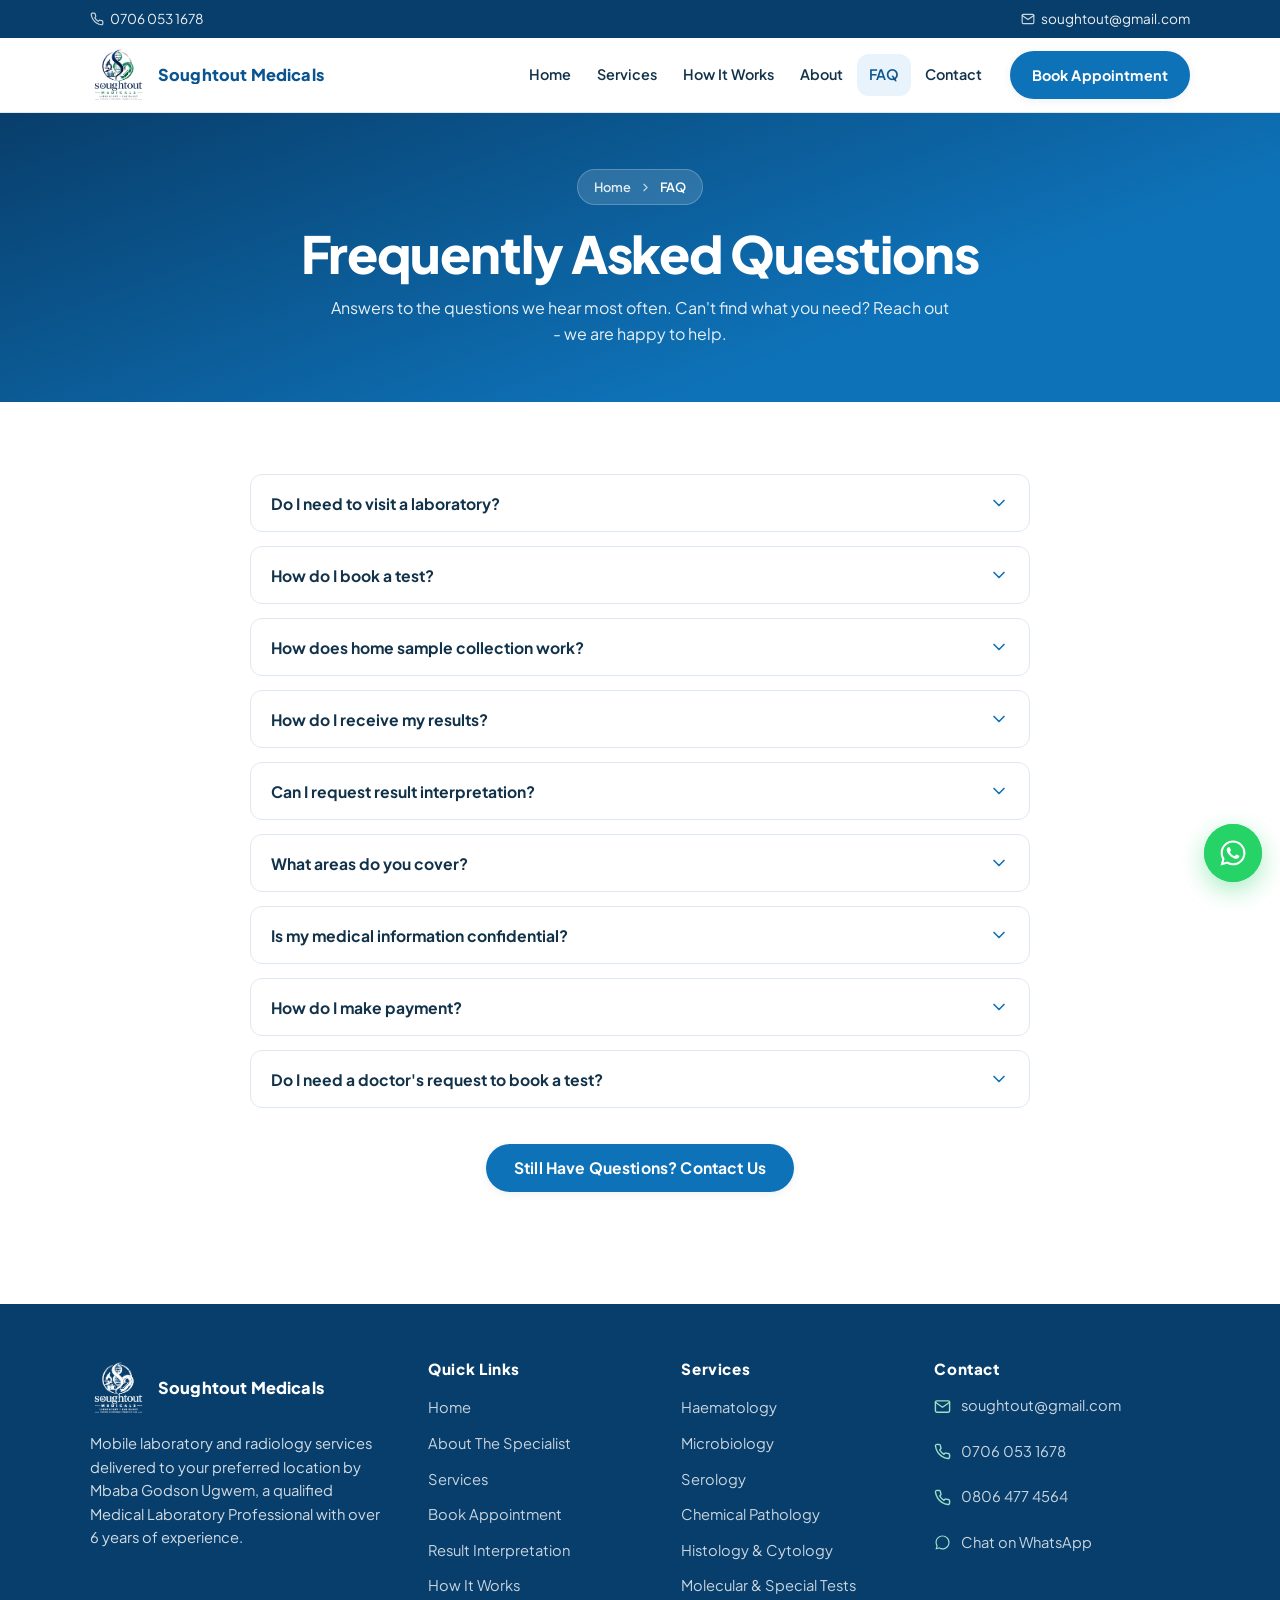
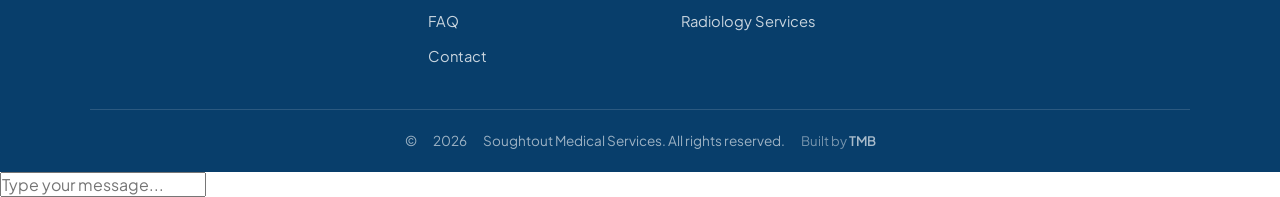
<file: faq.html>
<!DOCTYPE html>
<html lang="en">
<head>
  <meta charset="UTF-8">
  <meta name="viewport" content="width=device-width, initial-scale=1.0">
  <title>FAQ | Soughtout Medical Services</title>
  <meta name="description" content="Frequently asked questions about Soughtout Medicals mobile laboratory and radiology services - booking, home sample collection, results delivery, result interpretation, service areas and confidentiality.">
  <link rel="icon" type="image/jpeg" href="images/logo.png">
  <link rel="preconnect" href="https://fonts.googleapis.com">
  <link rel="preconnect" href="https://fonts.gstatic.com" crossorigin>
  <link href="https://fonts.googleapis.com/css2?family=Plus+Jakarta+Sans:wght@400;500;600;700;800&display=swap" rel="stylesheet">
  <link rel="stylesheet" href="css/style.css">
</head>
<body>

  <!-- ===================== HEADER ===================== -->
  <div class="topbar">
    <div class="container topbar-inner">
      <a class="topbar-link" href="tel:07060531678">
        <svg viewBox="0 0 24 24" fill="none" stroke="currentColor" stroke-width="2" stroke-linecap="round" stroke-linejoin="round"><path d="M22 16.92v3a2 2 0 0 1-2.18 2 19.79 19.79 0 0 1-8.63-3.07 19.5 19.5 0 0 1-6-6A19.79 19.79 0 0 1 2.08 4.18 2 2 0 0 1 4.06 2h3a2 2 0 0 1 2 1.72c.13.96.36 1.9.7 2.81a2 2 0 0 1-.45 2.11L8.09 9.91a16 16 0 0 0 6 6l1.27-1.27a2 2 0 0 1 2.11-.45c.91.34 1.85.57 2.81.7A2 2 0 0 1 22 16.92z"/></svg>
        0706 053 1678
      </a>
      <a class="topbar-link" href="mailto:soughtout@gmail.com">
        <svg viewBox="0 0 24 24" fill="none" stroke="currentColor" stroke-width="2" stroke-linecap="round" stroke-linejoin="round"><path d="M4 4h16c1.1 0 2 .9 2 2v12c0 1.1-.9 2-2 2H4c-1.1 0-2-.9-2-2V6c0-1.1.9-2 2-2z"/><polyline points="22,6 12,13 2,6"/></svg>
        soughtout@gmail.com
      </a>
    </div>
  </div>

  <header class="header-main">
    <div class="container header-inner">
      <a href="index.html" class="brand" aria-label="Soughtout Medicals home">
        <img src="images/logo.png" alt="Soughtout Medical Services logo" class="brand-logo">
        <span class="brand-text">
          <strong>Soughtout Medicals</strong>
        </span>
      </a>
      <button class="nav-toggle" aria-label="Open menu" aria-expanded="false">
        <span></span><span></span><span></span>
      </button>
      <nav class="site-nav" id="siteNav" aria-label="Main navigation">
        <div class="nav-head">
          <span class="nav-head-brand"><img src="images/logo.png" alt="" class="brand-logo">Soughtout Medicals</span>
          <button class="nav-close" id="navClose" aria-label="Close menu">
            <svg viewBox="0 0 24 24" fill="none" stroke="currentColor" stroke-width="2" stroke-linecap="round" stroke-linejoin="round"><line x1="18" y1="6" x2="6" y2="18"/><line x1="6" y1="6" x2="18" y2="18"/></svg>
          </button>
        </div>
        <ul>
          <li><a href="index.html">Home</a></li>
          <li><a href="services.html">Services</a></li>
          <li><a href="how-it-works.html">How It Works</a></li>
          <li><a href="about.html">About</a></li>
          <li><a href="faq.html">FAQ</a></li>
          <li><a href="contact.html">Contact</a></li>
        </ul>
        <a href="book.html" class="btn btn-primary nav-cta">Book Appointment</a>
      </nav>
    </div>
  </header>

  <main>
    <!-- ===================== PAGE HERO ===================== -->
    <section class="page-hero">
      <div class="container">
        <span class="breadcrumb"><a href="index.html">Home</a> <svg viewBox="0 0 24 24" fill="none" stroke="currentColor" stroke-width="2" stroke-linecap="round" stroke-linejoin="round"><polyline points="9 18 15 12 9 6"/></svg> FAQ</span>
        <h1>Frequently Asked Questions</h1>
        <p>Answers to the questions we hear most often. Can't find what you need? Reach out - we are happy to help.</p>
      </div>
    </section>

    <!-- ===================== FAQ LIST ===================== -->
    <section class="section">
      <div class="container">
        <div class="faq-list">

          <div class="faq-item reveal">
            <button class="faq-q" aria-expanded="false">
              Do I need to visit a laboratory?
              <svg viewBox="0 0 24 24" fill="none" stroke="currentColor" stroke-width="2" stroke-linecap="round" stroke-linejoin="round"><polyline points="6 9 12 15 18 9"/></svg>
            </button>
            <div class="faq-a">
              <p>No. Soughtout Medicals provides mobile laboratory and radiology services. After your booking is confirmed, the specialist comes to your preferred location - your home, office, school, hotel or hospital - so you do not need to visit any facility.</p>
            </div>
          </div>

          <div class="faq-item reveal">
            <button class="faq-q" aria-expanded="false">
              How do I book a test?
              <svg viewBox="0 0 24 24" fill="none" stroke="currentColor" stroke-width="2" stroke-linecap="round" stroke-linejoin="round"><polyline points="6 9 12 15 18 9"/></svg>
            </button>
            <div class="faq-a">
              <p>Simply visit the Book Appointment page, choose the service you need, complete the short booking form with your details and preferred visit time, then make a secure online payment. Our medical team will contact you shortly to confirm your appointment.</p>
            </div>
          </div>

          <div class="faq-item reveal">
            <button class="faq-q" aria-expanded="false">
              How does home sample collection work?
              <svg viewBox="0 0 24 24" fill="none" stroke="currentColor" stroke-width="2" stroke-linecap="round" stroke-linejoin="round"><polyline points="6 9 12 15 18 9"/></svg>
            </button>
            <div class="faq-a">
              <p>After your booking is confirmed, the specialist arrives at your preferred location at the scheduled date and time, professionally collects the required samples (blood, urine, swabs, etc.), and handles them safely for laboratory analysis. You receive clear preparation instructions before the visit.</p>
            </div>
          </div>

          <div class="faq-item reveal">
            <button class="faq-q" aria-expanded="false">
              How do I receive my results?
              <svg viewBox="0 0 24 24" fill="none" stroke="currentColor" stroke-width="2" stroke-linecap="round" stroke-linejoin="round"><polyline points="6 9 12 15 18 9"/></svg>
            </button>
            <div class="faq-a">
              <p>Your results are delivered through your preferred channel - phone call, WhatsApp, or email - once analysis and quality checks are completed. Delivery time depends on the type of test requested, and you will be informed of the expected timeline when your booking is confirmed.</p>
            </div>
          </div>

          <div class="faq-item reveal">
            <button class="faq-q" aria-expanded="false">
              Can I request result interpretation?
              <svg viewBox="0 0 24 24" fill="none" stroke="currentColor" stroke-width="2" stroke-linecap="round" stroke-linejoin="round"><polyline points="6 9 12 15 18 9"/></svg>
            </button>
            <div class="faq-a">
              <p>Yes. Use the Result Interpretation page to upload your laboratory results and choose your preferred consultation method - voice call, video consultation or written interpretation. A qualified Medical Laboratory Professional will explain your results clearly and guide you on next steps.</p>
            </div>
          </div>

          <div class="faq-item reveal">
            <button class="faq-q" aria-expanded="false">
              What areas do you cover?
              <svg viewBox="0 0 24 24" fill="none" stroke="currentColor" stroke-width="2" stroke-linecap="round" stroke-linejoin="round"><polyline points="6 9 12 15 18 9"/></svg>
            </button>
            <div class="faq-a">
              <p>Services are mobile and available at homes, offices, schools, hotels, hospitals and corporate organizations. When booking, enter your location and our team will confirm whether we can reach you and arrange the most convenient appointment.</p>
            </div>
          </div>

          <div class="faq-item reveal">
            <button class="faq-q" aria-expanded="false">
              Is my medical information confidential?
              <svg viewBox="0 0 24 24" fill="none" stroke="currentColor" stroke-width="2" stroke-linecap="round" stroke-linejoin="round"><polyline points="6 9 12 15 18 9"/></svg>
            </button>
            <div class="faq-a">
              <p>Absolutely. Patient confidentiality is a core part of our practice. Your personal information, medical history, samples and results are handled professionally and kept strictly private, never shared without your consent.</p>
            </div>
          </div>

          <div class="faq-item reveal">
            <button class="faq-q" aria-expanded="false">
              How do I make payment?
              <svg viewBox="0 0 24 24" fill="none" stroke="currentColor" stroke-width="2" stroke-linecap="round" stroke-linejoin="round"><polyline points="6 9 12 15 18 9"/></svg>
            </button>
            <div class="faq-a">
              <p>Payment is made securely online after completing your booking, using your card or bank transfer. You receive a booking reference and confirmation immediately after successful payment. If you prefer to pay at the point of service, contact us and we will arrange that.</p>
            </div>
          </div>

          <div class="faq-item reveal">
            <button class="faq-q" aria-expanded="false">
              Do I need a doctor's request to book a test?
              <svg viewBox="0 0 24 24" fill="none" stroke="currentColor" stroke-width="2" stroke-linecap="round" stroke-linejoin="round"><polyline points="6 9 12 15 18 9"/></svg>
            </button>
            <div class="faq-a">
              <p>Not always. You can book a test directly or with a doctor's request. If you have a request from your doctor, include it during booking or upload it with your details - it helps us prepare correctly for your visit.</p>
            </div>
          </div>

        </div>
        <div class="center-row reveal">
          <a href="contact.html" class="btn btn-primary">Still Have Questions? Contact Us</a>
        </div>
      </div>
    </section>
  </main>

  <!-- ===================== FOOTER ===================== -->
  <footer class="site-footer">
    <div class="container">
      <div class="footer-grid">
        <div class="footer-brand">
          <a href="index.html" class="brand">
            <img src="images/logo.png" alt="Soughtout Medical Services logo" class="brand-logo">
            <span class="brand-text">
              <strong>Soughtout Medicals</strong>
            </span>
          </a>
          <p>Mobile laboratory and radiology services delivered to your preferred location by Mbaba Godson Ugwem, a qualified Medical Laboratory Professional with over 6 years of experience.</p>
        </div>
        <div class="footer-col">
          <h4>Quick Links</h4>
          <ul>
            <li><a href="index.html">Home</a></li>
            <li><a href="about.html">About The Specialist</a></li>
            <li><a href="services.html">Services</a></li>
            <li><a href="book.html">Book Appointment</a></li>
            <li><a href="interpretation.html">Result Interpretation</a></li>
            <li><a href="how-it-works.html">How It Works</a></li>
            <li><a href="faq.html">FAQ</a></li>
            <li><a href="contact.html">Contact</a></li>
          </ul>
        </div>
        <div class="footer-col">
          <h4>Services</h4>
          <ul>
            <li><a href="services.html#haematology">Haematology</a></li>
            <li><a href="services.html#microbiology">Microbiology</a></li>
            <li><a href="services.html#serology">Serology</a></li>
            <li><a href="services.html#chemical-pathology">Chemical Pathology</a></li>
            <li><a href="services.html#histology">Histology &amp; Cytology</a></li>
            <li><a href="services.html#molecular">Molecular &amp; Special Tests</a></li>
            <li><a href="services.html#radiology">Radiology Services</a></li>
          </ul>
        </div>
        <div class="footer-col">
          <h4>Contact</h4>
          <ul class="footer-contact">
            <li>
              <svg viewBox="0 0 24 24" fill="none" stroke="currentColor" stroke-width="2" stroke-linecap="round" stroke-linejoin="round"><path d="M4 4h16c1.1 0 2 .9 2 2v12c0 1.1-.9 2-2 2H4c-1.1 0-2-.9-2-2V6c0-1.1.9-2 2-2z"/><polyline points="22,6 12,13 2,6"/></svg>
              <a href="mailto:soughtout@gmail.com">soughtout@gmail.com</a>
            </li>
            <li>
              <svg viewBox="0 0 24 24" fill="none" stroke="currentColor" stroke-width="2" stroke-linecap="round" stroke-linejoin="round"><path d="M22 16.92v3a2 2 0 0 1-2.18 2 19.79 19.79 0 0 1-8.63-3.07 19.5 19.5 0 0 1-6-6A19.79 19.79 0 0 1 2.08 4.18 2 2 0 0 1 4.06 2h3a2 2 0 0 1 2 1.72c.13.96.36 1.9.7 2.81a2 2 0 0 1-.45 2.11L8.09 9.91a16 16 0 0 0 6 6l1.27-1.27a2 2 0 0 1 2.11-.45c.91.34 1.85.57 2.81.7A2 2 0 0 1 22 16.92z"/></svg>
              <a href="tel:07060531678">0706 053 1678</a>
            </li>
            <li>
              <svg viewBox="0 0 24 24" fill="none" stroke="currentColor" stroke-width="2" stroke-linecap="round" stroke-linejoin="round"><path d="M22 16.92v3a2 2 0 0 1-2.18 2 19.79 19.79 0 0 1-8.63-3.07 19.5 19.5 0 0 1-6-6A19.79 19.79 0 0 1 2.08 4.18 2 2 0 0 1 4.06 2h3a2 2 0 0 1 2 1.72c.13.96.36 1.9.7 2.81a2 2 0 0 1-.45 2.11L8.09 9.91a16 16 0 0 0 6 6l1.27-1.27a2 2 0 0 1 2.11-.45c.91.34 1.85.57 2.81.7A2 2 0 0 1 22 16.92z"/></svg>
              <a href="tel:08064774564">0806 477 4564</a>
            </li>
            <li>
              <svg viewBox="0 0 24 24" fill="currentColor"><path d="M12.04 2C6.58 2 2.13 6.45 2.13 11.91c0 1.75.46 3.45 1.32 4.95L2.05 22l5.25-1.38a9.87 9.87 0 0 0 4.74 1.21h.01c5.46 0 9.9-4.45 9.9-9.91 0-2.65-1.03-5.14-2.9-7.01A9.82 9.82 0 0 0 12.04 2zm0 18.15a8.2 8.2 0 0 1-4.19-1.15l-.3-.18-3.12.82.83-3.04-.2-.31a8.2 8.2 0 0 1-1.26-4.38c0-4.54 3.7-8.24 8.24-8.24 2.2 0 4.27.86 5.82 2.42a8.18 8.18 0 0 1 2.41 5.83c0 4.54-3.7 8.23-8.23 8.23z"/></svg>
              <a href="https://wa.me/2347060531678" target="_blank" rel="noopener">Chat on WhatsApp</a>
            </li>
          </ul>
        </div>
      </div>
      <div class="footer-bottom">
        &copy; <span data-year></span> Soughtout Medical Services. All rights reserved.
        <span class="footer-credit">Built by <a href="http://www.tmb.it.com" target="_blank" rel="noopener">TMB</a></span>
      </div>
    </div>
  </footer>

    <!-- ===================== FLOATING WHATSAPP CHAT BUTTON ===================== -->
  <a class="chat-launcher wa-launcher" href="https://wa.me/2347060531678?text=Hello%20Soughtout%20Medicals%2C%20I%20would%20like%20to%20make%20an%20inquiry." target="_blank" rel="noopener" aria-label="Chat on WhatsApp">
    <span class="ping"></span>
    <svg viewBox="0 0 24 24" fill="currentColor" width="30" height="30"><path d="M12.04 2C6.58 2 2.13 6.45 2.13 11.91c0 1.75.46 3.45 1.32 4.95L2.05 22l5.25-1.38a9.87 9.87 0 0 0 4.74 1.21h.01c5.46 0 9.9-4.45 9.9-9.91 0-2.65-1.03-5.14-2.9-7.01A9.82 9.82 0 0 0 12.04 2zm0 18.15a8.2 8.2 0 0 1-4.19-1.15l-.3-.18-3.12.82.83-3.04-.2-.31a8.2 8.2 0 0 1-1.26-4.38c0-4.54 3.7-8.24 8.24-8.24 2.2 0 4.27.86 5.82 2.42a8.18 8.18 0 0 1 2.41 5.83c0 4.54-3.7 8.23-8.23 8.23zm4.52-6.16c-.25-.12-1.47-.72-1.69-.81-.23-.08-.39-.12-.56.12-.17.25-.64.81-.78.97-.14.17-.29.19-.54.06-.25-.12-1.05-.39-1.99-1.23-.74-.66-1.23-1.47-1.38-1.72-.14-.25-.02-.38.11-.51.11-.11.25-.29.37-.43.12-.14.17-.25.25-.41.08-.17.04-.31-.02-.43-.06-.12-.56-1.34-.76-1.84-.2-.48-.41-.42-.56-.43h-.48c-.17 0-.43.06-.66.31-.22.25-.86.85-.86 2.07 0 1.22.89 2.4 1.01 2.56.12.17 1.75 2.67 4.23 3.74.59.26 1.05.41 1.41.52.59.19 1.13.16 1.56.1.48-.07 1.47-.6 1.67-1.18.21-.58.21-1.07.15-1.18-.06-.1-.23-.16-.48-.29z"/></svg>
  </a>
    <div class="chat-input-row">
      <input id="chatInput" type="text" placeholder="Type your message..." aria-label="Type your message">
      <button id="chatSend" aria-label="Send message">
        <svg viewBox="0 0 24 24" fill="none" stroke="currentColor" stroke-width="2" stroke-linecap="round" stroke-linejoin="round"><line x1="22" y1="2" x2="11" y2="13"/><polygon points="22 2 15 22 11 13 2 9 22 2"/></svg>
      </button>
    </div>
  </div>

  <script src="js/main.js"></script>
</body>
</html>
</file>
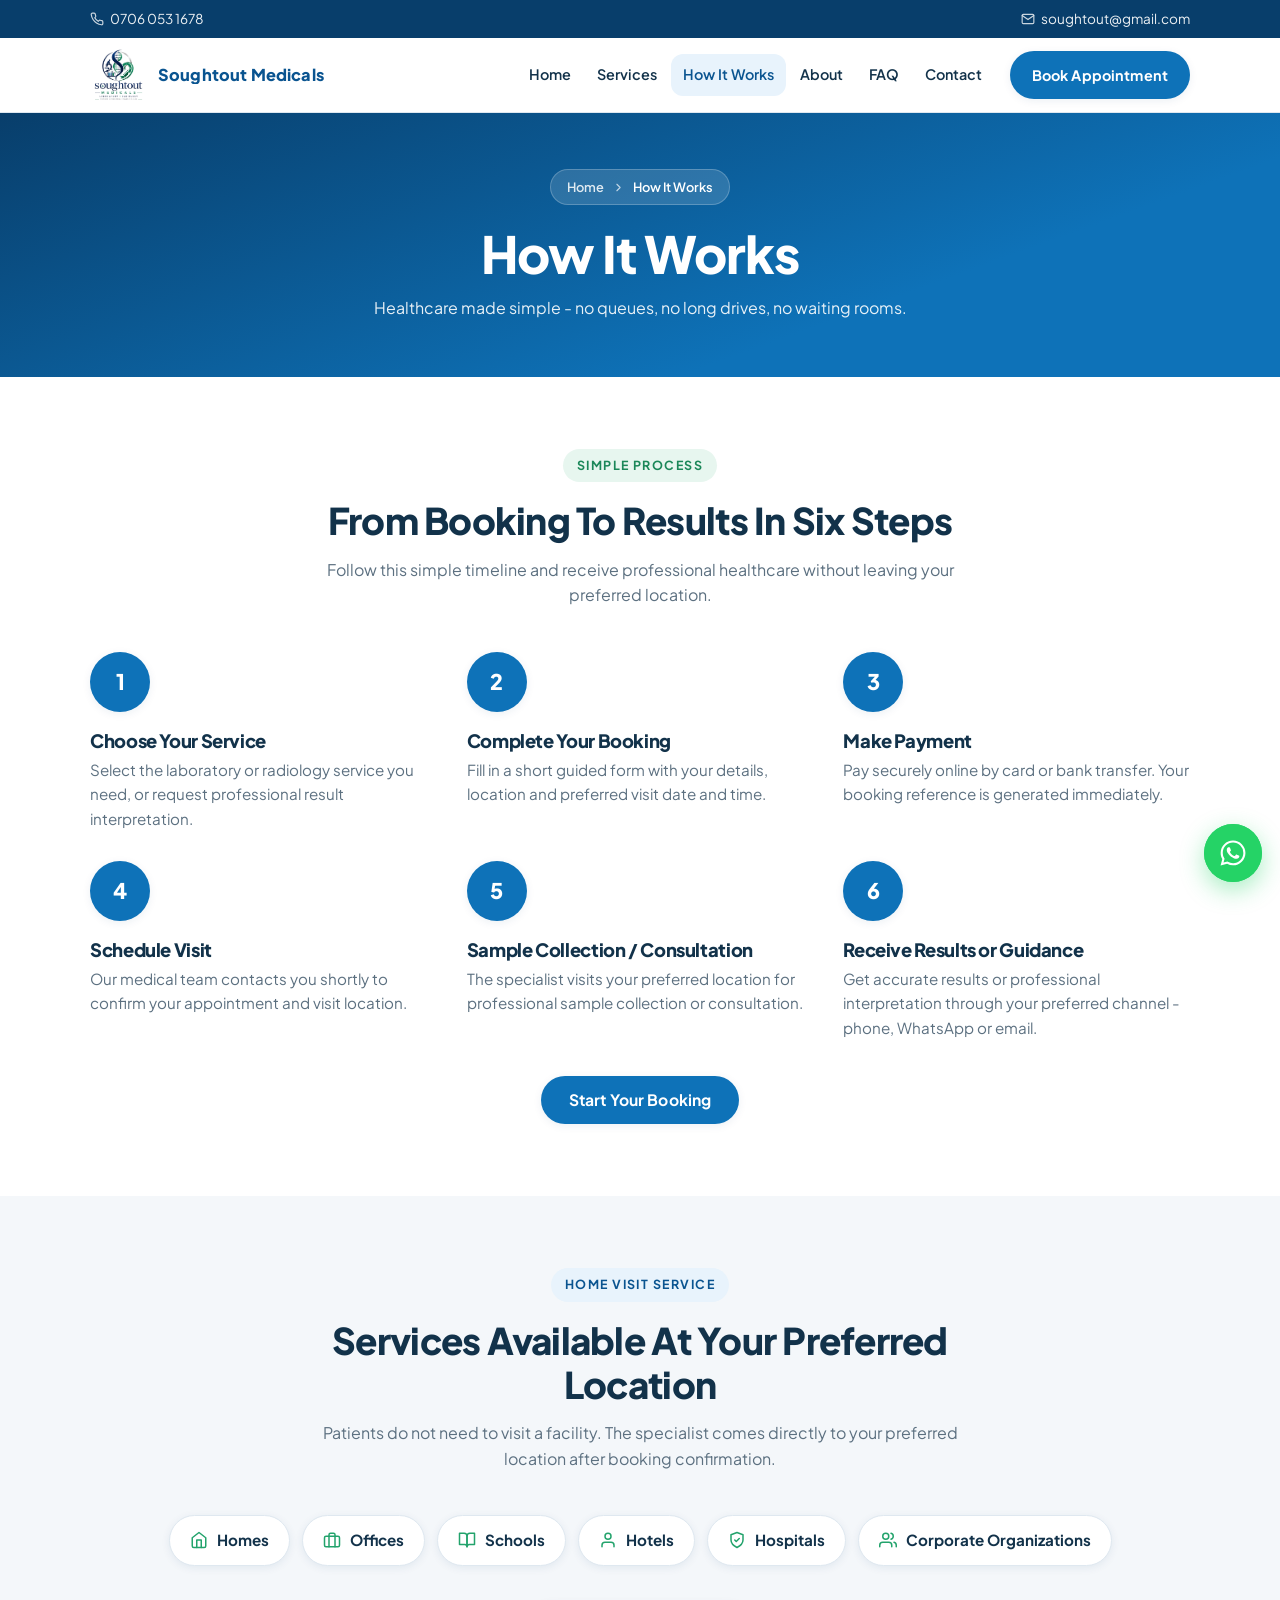
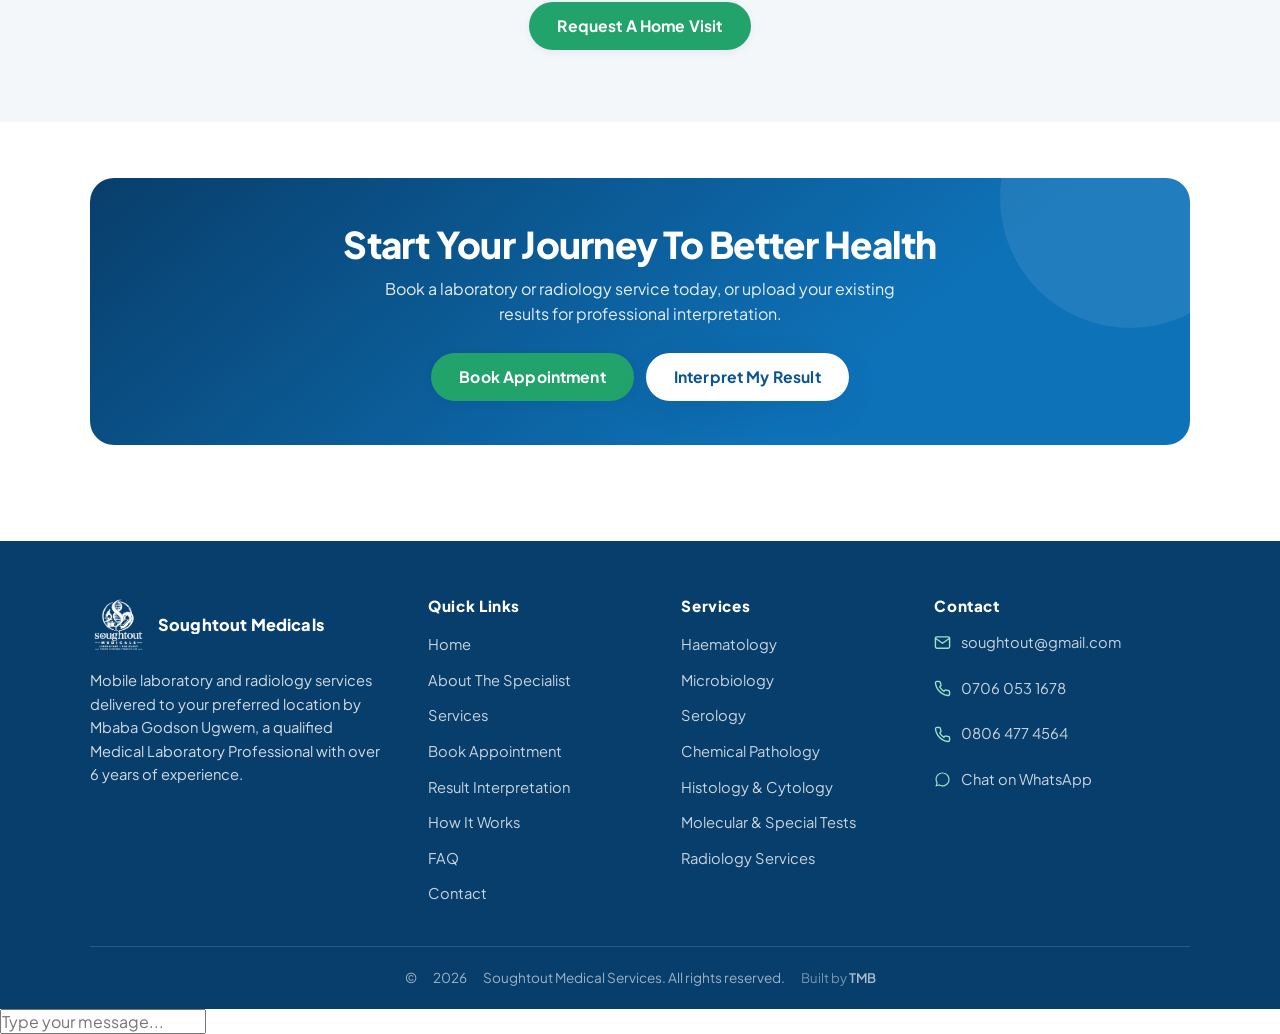
<file: how-it-works.html>
<!DOCTYPE html>
<html lang="en">
<head>
  <meta charset="UTF-8">
  <meta name="viewport" content="width=device-width, initial-scale=1.0">
  <title>How It Works | Soughtout Medical Services</title>
  <meta name="description" content="See how easy it is: choose your service, complete your booking, make payment, schedule a visit, sample collection or consultation, and receive results or professional guidance - all from home.">
  <link rel="icon" type="image/jpeg" href="images/logo.png">
  <link rel="preconnect" href="https://fonts.googleapis.com">
  <link rel="preconnect" href="https://fonts.gstatic.com" crossorigin>
  <link href="https://fonts.googleapis.com/css2?family=Plus+Jakarta+Sans:wght@400;500;600;700;800&display=swap" rel="stylesheet">
  <link rel="stylesheet" href="css/style.css">
</head>
<body>

  <!-- ===================== HEADER ===================== -->
  <div class="topbar">
    <div class="container topbar-inner">
      <a class="topbar-link" href="tel:07060531678">
        <svg viewBox="0 0 24 24" fill="none" stroke="currentColor" stroke-width="2" stroke-linecap="round" stroke-linejoin="round"><path d="M22 16.92v3a2 2 0 0 1-2.18 2 19.79 19.79 0 0 1-8.63-3.07 19.5 19.5 0 0 1-6-6A19.79 19.79 0 0 1 2.08 4.18 2 2 0 0 1 4.06 2h3a2 2 0 0 1 2 1.72c.13.96.36 1.9.7 2.81a2 2 0 0 1-.45 2.11L8.09 9.91a16 16 0 0 0 6 6l1.27-1.27a2 2 0 0 1 2.11-.45c.91.34 1.85.57 2.81.7A2 2 0 0 1 22 16.92z"/></svg>
        0706 053 1678
      </a>
      <a class="topbar-link" href="mailto:soughtout@gmail.com">
        <svg viewBox="0 0 24 24" fill="none" stroke="currentColor" stroke-width="2" stroke-linecap="round" stroke-linejoin="round"><path d="M4 4h16c1.1 0 2 .9 2 2v12c0 1.1-.9 2-2 2H4c-1.1 0-2-.9-2-2V6c0-1.1.9-2 2-2z"/><polyline points="22,6 12,13 2,6"/></svg>
        soughtout@gmail.com
      </a>
    </div>
  </div>

  <header class="header-main">
    <div class="container header-inner">
      <a href="index.html" class="brand" aria-label="Soughtout Medicals home">
        <img src="images/logo.png" alt="Soughtout Medical Services logo" class="brand-logo">
        <span class="brand-text">
          <strong>Soughtout Medicals</strong>
        </span>
      </a>
      <button class="nav-toggle" aria-label="Open menu" aria-expanded="false">
        <span></span><span></span><span></span>
      </button>
      <nav class="site-nav" id="siteNav" aria-label="Main navigation">
        <div class="nav-head">
          <span class="nav-head-brand"><img src="images/logo.png" alt="" class="brand-logo">Soughtout Medicals</span>
          <button class="nav-close" id="navClose" aria-label="Close menu">
            <svg viewBox="0 0 24 24" fill="none" stroke="currentColor" stroke-width="2" stroke-linecap="round" stroke-linejoin="round"><line x1="18" y1="6" x2="6" y2="18"/><line x1="6" y1="6" x2="18" y2="18"/></svg>
          </button>
        </div>
        <ul>
          <li><a href="index.html">Home</a></li>
          <li><a href="services.html">Services</a></li>
          <li><a href="how-it-works.html">How It Works</a></li>
          <li><a href="about.html">About</a></li>
          <li><a href="faq.html">FAQ</a></li>
          <li><a href="contact.html">Contact</a></li>
        </ul>
        <a href="book.html" class="btn btn-primary nav-cta">Book Appointment</a>
      </nav>
    </div>
  </header>

  <main>
    <!-- ===================== PAGE HERO ===================== -->
    <section class="page-hero">
      <div class="container">
        <span class="breadcrumb"><a href="index.html">Home</a> <svg viewBox="0 0 24 24" fill="none" stroke="currentColor" stroke-width="2" stroke-linecap="round" stroke-linejoin="round"><polyline points="9 18 15 12 9 6"/></svg> How It Works</span>
        <h1>How It Works</h1>
        <p>Healthcare made simple - no queues, no long drives, no waiting rooms.</p>
      </div>
    </section>

    <!-- ===================== STEPS ===================== -->
    <section class="section">
      <div class="container">
        <div class="section-head reveal">
          <span class="eyebrow eyebrow--green">Simple Process</span>
          <h2>From Booking To Results In Six Steps</h2>
          <p>Follow this simple timeline and receive professional healthcare without leaving your preferred location.</p>
        </div>
        <div class="steps">
          <div class="step reveal">
            <div class="step-num">1</div>
            <div class="step-body">
              <h3>Choose Your Service</h3>
              <p>Select the laboratory or radiology service you need, or request professional result interpretation.</p>
            </div>
          </div>
          <div class="step reveal">
            <div class="step-num">2</div>
            <div class="step-body">
              <h3>Complete Your Booking</h3>
              <p>Fill in a short guided form with your details, location and preferred visit date and time.</p>
            </div>
          </div>
          <div class="step reveal">
            <div class="step-num">3</div>
            <div class="step-body">
              <h3>Make Payment</h3>
              <p>Pay securely online by card or bank transfer. Your booking reference is generated immediately.</p>
            </div>
          </div>
          <div class="step reveal">
            <div class="step-num">4</div>
            <div class="step-body">
              <h3>Schedule Visit</h3>
              <p>Our medical team contacts you shortly to confirm your appointment and visit location.</p>
            </div>
          </div>
          <div class="step reveal">
            <div class="step-num">5</div>
            <div class="step-body">
              <h3>Sample Collection / Consultation</h3>
              <p>The specialist visits your preferred location for professional sample collection or consultation.</p>
            </div>
          </div>
          <div class="step reveal">
            <div class="step-num">6</div>
            <div class="step-body">
              <h3>Receive Results or Guidance</h3>
              <p>Get accurate results or professional interpretation through your preferred channel - phone, WhatsApp or email.</p>
            </div>
          </div>
        </div>
        <div class="center-row reveal">
          <a href="book.html" class="btn btn-primary">Start Your Booking</a>
        </div>
      </div>
    </section>

    <!-- ===================== HOME VISIT ===================== -->
    <section class="section page-bg">
      <div class="container">
        <div class="section-head reveal">
          <span class="eyebrow">Home Visit Service</span>
          <h2>Services Available At Your Preferred Location</h2>
          <p>Patients do not need to visit a facility. The specialist comes directly to your preferred location after booking confirmation.</p>
        </div>
        <div class="loc-chips reveal">
          <span class="loc-chip">
            <svg viewBox="0 0 24 24" fill="none" stroke="currentColor" stroke-width="2" stroke-linecap="round" stroke-linejoin="round"><path d="M3 9l9-7 9 7v11a2 2 0 0 1-2 2H5a2 2 0 0 1-2-2z"/><polyline points="9 22 9 12 15 12 15 22"/></svg>
            Homes
          </span>
          <span class="loc-chip">
            <svg viewBox="0 0 24 24" fill="none" stroke="currentColor" stroke-width="2" stroke-linecap="round" stroke-linejoin="round"><rect x="2" y="7" width="20" height="14" rx="2" ry="2"/><path d="M16 21V5a2 2 0 0 0-2-2h-4a2 2 0 0 0-2 2v16"/></svg>
            Offices
          </span>
          <span class="loc-chip">
            <svg viewBox="0 0 24 24" fill="none" stroke="currentColor" stroke-width="2" stroke-linecap="round" stroke-linejoin="round"><path d="M2 3h6a4 4 0 0 1 4 4v14a3 3 0 0 0-3-3H2z"/><path d="M22 3h-6a4 4 0 0 0-4 4v14a3 3 0 0 1 3-3h7z"/></svg>
            Schools
          </span>
          <span class="loc-chip">
            <svg viewBox="0 0 24 24" fill="none" stroke="currentColor" stroke-width="2" stroke-linecap="round" stroke-linejoin="round"><path d="M20 21v-2a4 4 0 0 0-4-4H8a4 4 0 0 0-4 4v2"/><circle cx="12" cy="7" r="4"/></svg>
            Hotels
          </span>
          <span class="loc-chip">
            <svg viewBox="0 0 24 24" fill="none" stroke="currentColor" stroke-width="2" stroke-linecap="round" stroke-linejoin="round"><path d="M12 22s8-4 8-10V5l-8-3-8 3v7c0 6 8 10 8 10z"/><polyline points="9 12 11 14 15 10"/></svg>
            Hospitals
          </span>
          <span class="loc-chip">
            <svg viewBox="0 0 24 24" fill="none" stroke="currentColor" stroke-width="2" stroke-linecap="round" stroke-linejoin="round"><path d="M17 21v-2a4 4 0 0 0-4-4H5a4 4 0 0 0-4 4v2"/><circle cx="9" cy="7" r="4"/><path d="M23 21v-2a4 4 0 0 0-3-3.87"/><path d="M16 3.13a4 4 0 0 1 0 7.75"/></svg>
            Corporate Organizations
          </span>
        </div>
        <div class="center-row mt-32 reveal">
          <a href="book.html" class="btn btn-green">Request A Home Visit</a>
        </div>
      </div>
    </section>

    <!-- ===================== CTA ===================== -->
    <section class="section section-tight">
      <div class="container">
        <div class="cta-banner reveal">
          <h2>Start Your Journey To Better Health</h2>
          <p>Book a laboratory or radiology service today, or upload your existing results for professional interpretation.</p>
          <div class="btn-row">
            <a href="book.html" class="btn btn-green">Book Appointment</a>
            <a href="interpretation.html" class="btn btn-white">Interpret My Result</a>
          </div>
        </div>
      </div>
    </section>
  </main>

  <!-- ===================== FOOTER ===================== -->
  <footer class="site-footer">
    <div class="container">
      <div class="footer-grid">
        <div class="footer-brand">
          <a href="index.html" class="brand">
            <img src="images/logo.png" alt="Soughtout Medical Services logo" class="brand-logo">
            <span class="brand-text">
              <strong>Soughtout Medicals</strong>
            </span>
          </a>
          <p>Mobile laboratory and radiology services delivered to your preferred location by Mbaba Godson Ugwem, a qualified Medical Laboratory Professional with over 6 years of experience.</p>
        </div>
        <div class="footer-col">
          <h4>Quick Links</h4>
          <ul>
            <li><a href="index.html">Home</a></li>
            <li><a href="about.html">About The Specialist</a></li>
            <li><a href="services.html">Services</a></li>
            <li><a href="book.html">Book Appointment</a></li>
            <li><a href="interpretation.html">Result Interpretation</a></li>
            <li><a href="how-it-works.html">How It Works</a></li>
            <li><a href="faq.html">FAQ</a></li>
            <li><a href="contact.html">Contact</a></li>
          </ul>
        </div>
        <div class="footer-col">
          <h4>Services</h4>
          <ul>
            <li><a href="services.html#haematology">Haematology</a></li>
            <li><a href="services.html#microbiology">Microbiology</a></li>
            <li><a href="services.html#serology">Serology</a></li>
            <li><a href="services.html#chemical-pathology">Chemical Pathology</a></li>
            <li><a href="services.html#histology">Histology &amp; Cytology</a></li>
            <li><a href="services.html#molecular">Molecular &amp; Special Tests</a></li>
            <li><a href="services.html#radiology">Radiology Services</a></li>
          </ul>
        </div>
        <div class="footer-col">
          <h4>Contact</h4>
          <ul class="footer-contact">
            <li>
              <svg viewBox="0 0 24 24" fill="none" stroke="currentColor" stroke-width="2" stroke-linecap="round" stroke-linejoin="round"><path d="M4 4h16c1.1 0 2 .9 2 2v12c0 1.1-.9 2-2 2H4c-1.1 0-2-.9-2-2V6c0-1.1.9-2 2-2z"/><polyline points="22,6 12,13 2,6"/></svg>
              <a href="mailto:soughtout@gmail.com">soughtout@gmail.com</a>
            </li>
            <li>
              <svg viewBox="0 0 24 24" fill="none" stroke="currentColor" stroke-width="2" stroke-linecap="round" stroke-linejoin="round"><path d="M22 16.92v3a2 2 0 0 1-2.18 2 19.79 19.79 0 0 1-8.63-3.07 19.5 19.5 0 0 1-6-6A19.79 19.79 0 0 1 2.08 4.18 2 2 0 0 1 4.06 2h3a2 2 0 0 1 2 1.72c.13.96.36 1.9.7 2.81a2 2 0 0 1-.45 2.11L8.09 9.91a16 16 0 0 0 6 6l1.27-1.27a2 2 0 0 1 2.11-.45c.91.34 1.85.57 2.81.7A2 2 0 0 1 22 16.92z"/></svg>
              <a href="tel:07060531678">0706 053 1678</a>
            </li>
            <li>
              <svg viewBox="0 0 24 24" fill="none" stroke="currentColor" stroke-width="2" stroke-linecap="round" stroke-linejoin="round"><path d="M22 16.92v3a2 2 0 0 1-2.18 2 19.79 19.79 0 0 1-8.63-3.07 19.5 19.5 0 0 1-6-6A19.79 19.79 0 0 1 2.08 4.18 2 2 0 0 1 4.06 2h3a2 2 0 0 1 2 1.72c.13.96.36 1.9.7 2.81a2 2 0 0 1-.45 2.11L8.09 9.91a16 16 0 0 0 6 6l1.27-1.27a2 2 0 0 1 2.11-.45c.91.34 1.85.57 2.81.7A2 2 0 0 1 22 16.92z"/></svg>
              <a href="tel:08064774564">0806 477 4564</a>
            </li>
            <li>
              <svg viewBox="0 0 24 24" fill="currentColor"><path d="M12.04 2C6.58 2 2.13 6.45 2.13 11.91c0 1.75.46 3.45 1.32 4.95L2.05 22l5.25-1.38a9.87 9.87 0 0 0 4.74 1.21h.01c5.46 0 9.9-4.45 9.9-9.91 0-2.65-1.03-5.14-2.9-7.01A9.82 9.82 0 0 0 12.04 2zm0 18.15a8.2 8.2 0 0 1-4.19-1.15l-.3-.18-3.12.82.83-3.04-.2-.31a8.2 8.2 0 0 1-1.26-4.38c0-4.54 3.7-8.24 8.24-8.24 2.2 0 4.27.86 5.82 2.42a8.18 8.18 0 0 1 2.41 5.83c0 4.54-3.7 8.23-8.23 8.23z"/></svg>
              <a href="https://wa.me/2347060531678" target="_blank" rel="noopener">Chat on WhatsApp</a>
            </li>
          </ul>
        </div>
      </div>
      <div class="footer-bottom">
        &copy; <span data-year></span> Soughtout Medical Services. All rights reserved.
        <span class="footer-credit">Built by <a href="http://www.tmb.it.com" target="_blank" rel="noopener">TMB</a></span>
      </div>
    </div>
  </footer>

    <!-- ===================== FLOATING WHATSAPP CHAT BUTTON ===================== -->
  <a class="chat-launcher wa-launcher" href="https://wa.me/2347060531678?text=Hello%20Soughtout%20Medicals%2C%20I%20would%20like%20to%20make%20an%20inquiry." target="_blank" rel="noopener" aria-label="Chat on WhatsApp">
    <span class="ping"></span>
    <svg viewBox="0 0 24 24" fill="currentColor" width="30" height="30"><path d="M12.04 2C6.58 2 2.13 6.45 2.13 11.91c0 1.75.46 3.45 1.32 4.95L2.05 22l5.25-1.38a9.87 9.87 0 0 0 4.74 1.21h.01c5.46 0 9.9-4.45 9.9-9.91 0-2.65-1.03-5.14-2.9-7.01A9.82 9.82 0 0 0 12.04 2zm0 18.15a8.2 8.2 0 0 1-4.19-1.15l-.3-.18-3.12.82.83-3.04-.2-.31a8.2 8.2 0 0 1-1.26-4.38c0-4.54 3.7-8.24 8.24-8.24 2.2 0 4.27.86 5.82 2.42a8.18 8.18 0 0 1 2.41 5.83c0 4.54-3.7 8.23-8.23 8.23zm4.52-6.16c-.25-.12-1.47-.72-1.69-.81-.23-.08-.39-.12-.56.12-.17.25-.64.81-.78.97-.14.17-.29.19-.54.06-.25-.12-1.05-.39-1.99-1.23-.74-.66-1.23-1.47-1.38-1.72-.14-.25-.02-.38.11-.51.11-.11.25-.29.37-.43.12-.14.17-.25.25-.41.08-.17.04-.31-.02-.43-.06-.12-.56-1.34-.76-1.84-.2-.48-.41-.42-.56-.43h-.48c-.17 0-.43.06-.66.31-.22.25-.86.85-.86 2.07 0 1.22.89 2.4 1.01 2.56.12.17 1.75 2.67 4.23 3.74.59.26 1.05.41 1.41.52.59.19 1.13.16 1.56.1.48-.07 1.47-.6 1.67-1.18.21-.58.21-1.07.15-1.18-.06-.1-.23-.16-.48-.29z"/></svg>
  </a>
    <div class="chat-input-row">
      <input id="chatInput" type="text" placeholder="Type your message..." aria-label="Type your message">
      <button id="chatSend" aria-label="Send message">
        <svg viewBox="0 0 24 24" fill="none" stroke="currentColor" stroke-width="2" stroke-linecap="round" stroke-linejoin="round"><line x1="22" y1="2" x2="11" y2="13"/><polygon points="22 2 15 22 11 13 2 9 22 2"/></svg>
      </button>
    </div>
  </div>

  <script src="js/main.js"></script>
</body>
</html>
</file>
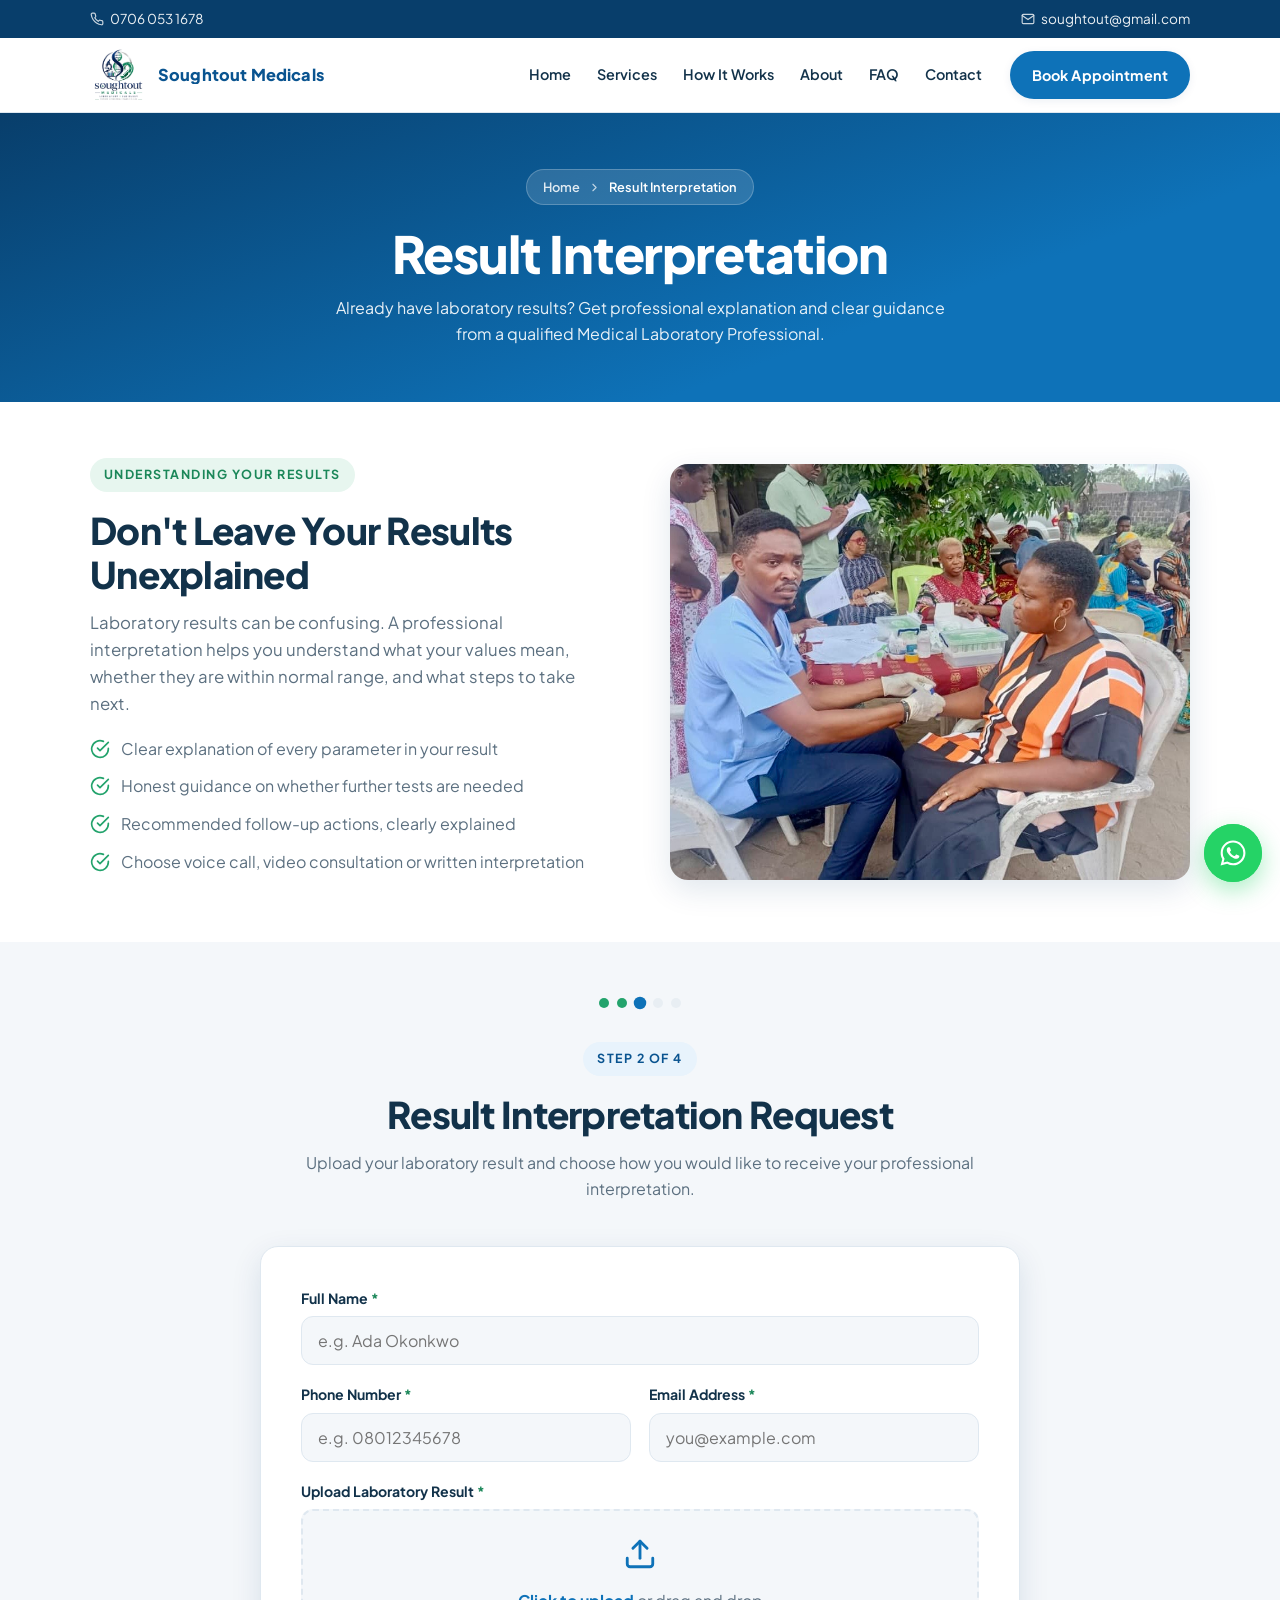
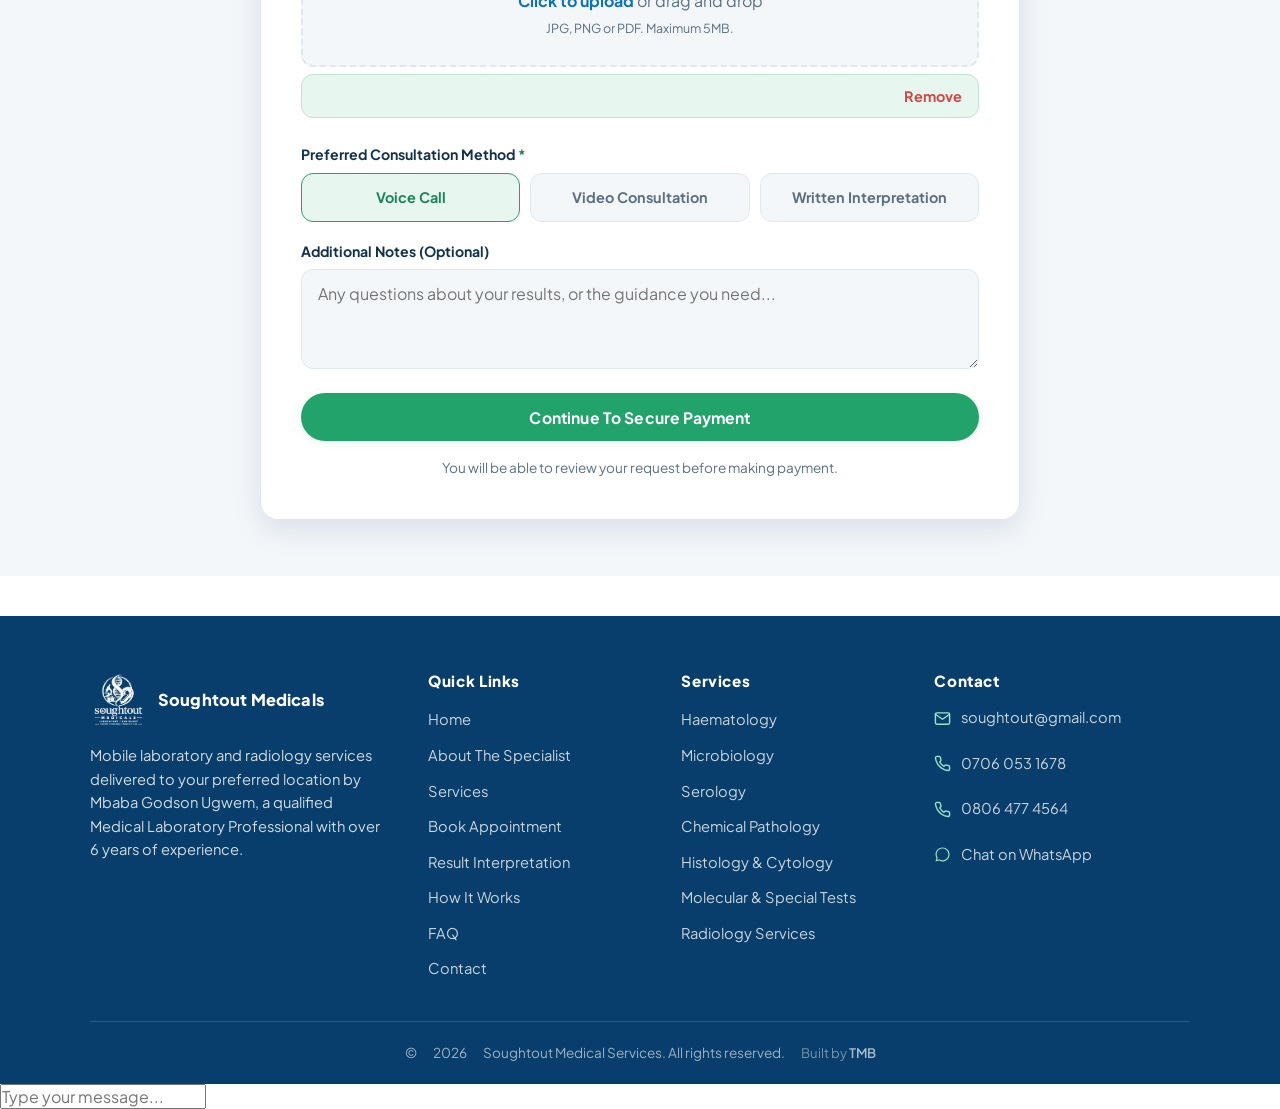
<file: interpretation.html>
<!DOCTYPE html>
<html lang="en">
<head>
  <meta charset="UTF-8">
  <meta name="viewport" content="width=device-width, initial-scale=1.0">
  <title>Result Interpretation | Soughtout Medical Services</title>
  <meta name="description" content="Already have laboratory results? Upload them and receive professional explanation and guidance from a qualified Medical Laboratory Professional - by voice call, video consultation or written interpretation.">
  <link rel="icon" type="image/jpeg" href="images/logo.png">
  <link rel="preconnect" href="https://fonts.googleapis.com">
  <link rel="preconnect" href="https://fonts.gstatic.com" crossorigin>
  <link href="https://fonts.googleapis.com/css2?family=Plus+Jakarta+Sans:wght@400;500;600;700;800&display=swap" rel="stylesheet">
  <link rel="stylesheet" href="css/style.css">
</head>
<body data-booking-mode="interpret">

  <!-- ===================== HEADER ===================== -->
  <div class="topbar">
    <div class="container topbar-inner">
      <a class="topbar-link" href="tel:07060531678">
        <svg viewBox="0 0 24 24" fill="none" stroke="currentColor" stroke-width="2" stroke-linecap="round" stroke-linejoin="round"><path d="M22 16.92v3a2 2 0 0 1-2.18 2 19.79 19.79 0 0 1-8.63-3.07 19.5 19.5 0 0 1-6-6A19.79 19.79 0 0 1 2.08 4.18 2 2 0 0 1 4.06 2h3a2 2 0 0 1 2 1.72c.13.96.36 1.9.7 2.81a2 2 0 0 1-.45 2.11L8.09 9.91a16 16 0 0 0 6 6l1.27-1.27a2 2 0 0 1 2.11-.45c.91.34 1.85.57 2.81.7A2 2 0 0 1 22 16.92z"/></svg>
        0706 053 1678
      </a>
      <a class="topbar-link" href="mailto:soughtout@gmail.com">
        <svg viewBox="0 0 24 24" fill="none" stroke="currentColor" stroke-width="2" stroke-linecap="round" stroke-linejoin="round"><path d="M4 4h16c1.1 0 2 .9 2 2v12c0 1.1-.9 2-2 2H4c-1.1 0-2-.9-2-2V6c0-1.1.9-2 2-2z"/><polyline points="22,6 12,13 2,6"/></svg>
        soughtout@gmail.com
      </a>
    </div>
  </div>

  <header class="header-main">
    <div class="container header-inner">
      <a href="index.html" class="brand" aria-label="Soughtout Medicals home">
        <img src="images/logo.png" alt="Soughtout Medical Services logo" class="brand-logo">
        <span class="brand-text">
          <strong>Soughtout Medicals</strong>
        </span>
      </a>
      <button class="nav-toggle" aria-label="Open menu" aria-expanded="false">
        <span></span><span></span><span></span>
      </button>
      <nav class="site-nav" id="siteNav" aria-label="Main navigation">
        <div class="nav-head">
          <span class="nav-head-brand"><img src="images/logo.png" alt="" class="brand-logo">Soughtout Medicals</span>
          <button class="nav-close" id="navClose" aria-label="Close menu">
            <svg viewBox="0 0 24 24" fill="none" stroke="currentColor" stroke-width="2" stroke-linecap="round" stroke-linejoin="round"><line x1="18" y1="6" x2="6" y2="18"/><line x1="6" y1="6" x2="18" y2="18"/></svg>
          </button>
        </div>
        <ul>
          <li><a href="index.html">Home</a></li>
          <li><a href="services.html">Services</a></li>
          <li><a href="how-it-works.html">How It Works</a></li>
          <li><a href="about.html">About</a></li>
          <li><a href="faq.html">FAQ</a></li>
          <li><a href="contact.html">Contact</a></li>
        </ul>
        <a href="book.html" class="btn btn-primary nav-cta">Book Appointment</a>
      </nav>
    </div>
  </header>

  <main>
    <!-- ===================== PAGE HERO ===================== -->
    <section class="page-hero">
      <div class="container">
        <span class="breadcrumb"><a href="index.html">Home</a> <svg viewBox="0 0 24 24" fill="none" stroke="currentColor" stroke-width="2" stroke-linecap="round" stroke-linejoin="round"><polyline points="9 18 15 12 9 6"/></svg> Result Interpretation</span>
        <h1>Result Interpretation</h1>
        <p>Already have laboratory results? Get professional explanation and clear guidance from a qualified Medical Laboratory Professional.</p>
      </div>
    </section>

    <!-- ===================== WHY INTERPRETATION ===================== -->
    <section class="section section-tight">
      <div class="container split">
        <div class="reveal">
          <span class="eyebrow eyebrow--green">Understanding Your Results</span>
          <h2>Don't Leave Your Results Unexplained</h2>
          <p class="lead" style="margin-bottom:18px">Laboratory results can be confusing. A professional interpretation helps you understand what your values mean, whether they are within normal range, and what steps to take next.</p>
          <ul class="check-list">
            <li>
              <svg viewBox="0 0 24 24" fill="none" stroke="currentColor" stroke-width="2" stroke-linecap="round" stroke-linejoin="round"><path d="M22 11.08V12a10 10 0 1 1-5.93-9.14"/><polyline points="22 4 12 14.01 9 11.01"/></svg>
              Clear explanation of every parameter in your result
            </li>
            <li>
              <svg viewBox="0 0 24 24" fill="none" stroke="currentColor" stroke-width="2" stroke-linecap="round" stroke-linejoin="round"><path d="M22 11.08V12a10 10 0 1 1-5.93-9.14"/><polyline points="22 4 12 14.01 9 11.01"/></svg>
              Honest guidance on whether further tests are needed
            </li>
            <li>
              <svg viewBox="0 0 24 24" fill="none" stroke="currentColor" stroke-width="2" stroke-linecap="round" stroke-linejoin="round"><path d="M22 11.08V12a10 10 0 1 1-5.93-9.14"/><polyline points="22 4 12 14.01 9 11.01"/></svg>
              Recommended follow-up actions, clearly explained
            </li>
            <li>
              <svg viewBox="0 0 24 24" fill="none" stroke="currentColor" stroke-width="2" stroke-linecap="round" stroke-linejoin="round"><path d="M22 11.08V12a10 10 0 1 1-5.93-9.14"/><polyline points="22 4 12 14.01 9 11.01"/></svg>
              Choose voice call, video consultation or written interpretation
            </li>
          </ul>
        </div>
        <div class="reveal">
          <img src="images/image_4.jpeg" alt="Result interpretation consultation with Mbaba Godson Ugwem" class="split-img">
        </div>
      </div>
    </section>

    <!-- ===================== INTERPRETATION WIZARD ===================== -->
    <section class="section section-tight page-bg">
      <div class="container">
        <div class="wizard" id="wizard">

          <div class="wizard-progress" id="wizardProgress" aria-hidden="true">
            <span class="dot active" data-step="choice"></span>
            <span class="dot" data-step="lab"></span>
            <span class="dot" data-step="interpret"></span>
            <span class="dot" data-step="payment"></span>
            <span class="dot" data-step="done"></span>
          </div>

          <div class="wizard-step" id="stepChoice" hidden></div>

          <div class="wizard-step" id="stepLab" hidden></div>

          <!-- INTERPRETATION FORM -->
          <div class="wizard-step" id="stepInterpret">
            <div class="section-head">
              <span class="eyebrow">Step 2 of 4</span>
              <h2>Result Interpretation Request</h2>
              <p>Upload your laboratory result and choose how you would like to receive your professional interpretation.</p>
            </div>
            <form class="form-card" id="interpretForm" novalidate>
              <div class="form-grid">
                <div class="form-field span-2">
                  <label for="int-name">Full Name <span>*</span></label>
                  <input type="text" id="int-name" name="fullName" placeholder="e.g. Ada Okonkwo" required>
                </div>
                <div class="form-field">
                  <label for="int-phone">Phone Number <span>*</span></label>
                  <input type="tel" id="int-phone" name="phone" placeholder="e.g. 08012345678" required>
                </div>
                <div class="form-field">
                  <label for="int-email">Email Address <span>*</span></label>
                  <input type="email" id="int-email" name="email" placeholder="you@example.com" required>
                </div>
                <div class="form-field span-2">
                  <label>Upload Laboratory Result <span>*</span></label>
                  <input type="file" id="int-file" name="resultFile" accept="image/jpeg,image/png,image/webp,application/pdf" hidden>
                  <div class="upload-zone" id="uploadZone" role="button" tabindex="0" aria-label="Upload laboratory result">
                    <svg viewBox="0 0 24 24" fill="none" stroke="currentColor" stroke-width="2" stroke-linecap="round" stroke-linejoin="round"><path d="M21 15v4a2 2 0 0 1-2 2H5a2 2 0 0 1-2-2v-4"/><polyline points="17 8 12 3 7 8"/><line x1="12" y1="3" x2="12" y2="15"/></svg>
                    <div><strong>Click to upload</strong> or drag and drop</div>
                    <small>JPG, PNG or PDF. Maximum 5MB.</small>
                  </div>
                  <div class="uploaded-file" id="uploadedFile" hidden>
                    <span data-file-name></span>
                    <button type="button" id="removeFile">Remove</button>
                  </div>
                  <p class="field-error" id="uploadError"></p>
                </div>
                <div class="form-field span-2">
                  <label>Preferred Consultation Method <span>*</span></label>
                  <div class="radio-pills" data-consult></div>
                </div>
                <div class="form-field span-2">
                  <label for="int-notes">Additional Notes (Optional)</label>
                  <textarea id="int-notes" name="notes" placeholder="Any questions about your results, or the guidance you need..."></textarea>
                </div>
              </div>
              <button type="submit" class="btn btn-green btn-block mt-24">Continue To Secure Payment</button>
              <p class="pay-note mt-16">You will be able to review your request before making payment.</p>
            </form>
          </div>

          <!-- STEP 3: REVIEW & BOOK -->
          <div class="wizard-step" id="stepPayment" hidden>
            <div class="section-head">
              <span class="eyebrow">Step 3 of 4</span>
              <h2>Review Your Request</h2>
              <p>Please confirm your details below. You will be redirected to WhatsApp to submit this request and coordinate consultation details directly with our team.</p>
            </div>
            <div class="form-card">
              <div class="summary-box" id="paymentSummary"></div>
              <div class="amount-row">
                <span>Estimated Price</span>
                <span id="amountDisplay"></span>
              </div>
              <button type="button" class="btn btn-whatsapp btn-block" id="payButton">
                <svg viewBox="0 0 24 24" fill="currentColor" width="18" height="18"><path d="M12.04 2C6.58 2 2.13 6.45 2.13 11.91c0 1.75.46 3.45 1.32 4.95L2.05 22l5.25-1.38a9.87 9.87 0 0 0 4.74 1.21h.01c5.46 0 9.9-4.45 9.9-9.91 0-2.65-1.03-5.14-2.9-7.01A9.82 9.82 0 0 0 12.04 2zm0 18.15a8.2 8.2 0 0 1-4.19-1.15l-.3-.18-3.12.82.83-3.04-.2-.31a8.2 8.2 0 0 1-1.26-4.38c0-4.54 3.7-8.24 8.24-8.24 2.2 0 4.27.86 5.82 2.42a8.18 8.18 0 0 1 2.41 5.83c0 4.54-3.7 8.23-8.23 8.23z"/></svg>
                Confirm &amp; Send via WhatsApp
              </button>
              <p class="pay-note">All result interpretations and payments are coordinated directly through WhatsApp. A representative will contact you immediately upon receiving your message.</p>
            </div>
          </div>

          <!-- CONFIRMATION -->
          <div class="wizard-step" id="stepDone" hidden>
            <div class="form-card confirm-card" id="confirmationBox"></div>
          </div>

        </div>
      </div>
    </section>
  </main>

  <!-- ===================== FOOTER ===================== -->
  <footer class="site-footer">
    <div class="container">
      <div class="footer-grid">
        <div class="footer-brand">
          <a href="index.html" class="brand">
            <img src="images/logo.png" alt="Soughtout Medical Services logo" class="brand-logo">
            <span class="brand-text">
              <strong>Soughtout Medicals</strong>
            </span>
          </a>
          <p>Mobile laboratory and radiology services delivered to your preferred location by Mbaba Godson Ugwem, a qualified Medical Laboratory Professional with over 6 years of experience.</p>
        </div>
        <div class="footer-col">
          <h4>Quick Links</h4>
          <ul>
            <li><a href="index.html">Home</a></li>
            <li><a href="about.html">About The Specialist</a></li>
            <li><a href="services.html">Services</a></li>
            <li><a href="book.html">Book Appointment</a></li>
            <li><a href="interpretation.html">Result Interpretation</a></li>
            <li><a href="how-it-works.html">How It Works</a></li>
            <li><a href="faq.html">FAQ</a></li>
            <li><a href="contact.html">Contact</a></li>
          </ul>
        </div>
        <div class="footer-col">
          <h4>Services</h4>
          <ul>
            <li><a href="services.html#haematology">Haematology</a></li>
            <li><a href="services.html#microbiology">Microbiology</a></li>
            <li><a href="services.html#serology">Serology</a></li>
            <li><a href="services.html#chemical-pathology">Chemical Pathology</a></li>
            <li><a href="services.html#histology">Histology &amp; Cytology</a></li>
            <li><a href="services.html#molecular">Molecular &amp; Special Tests</a></li>
            <li><a href="services.html#radiology">Radiology Services</a></li>
          </ul>
        </div>
        <div class="footer-col">
          <h4>Contact</h4>
          <ul class="footer-contact">
            <li>
              <svg viewBox="0 0 24 24" fill="none" stroke="currentColor" stroke-width="2" stroke-linecap="round" stroke-linejoin="round"><path d="M4 4h16c1.1 0 2 .9 2 2v12c0 1.1-.9 2-2 2H4c-1.1 0-2-.9-2-2V6c0-1.1.9-2 2-2z"/><polyline points="22,6 12,13 2,6"/></svg>
              <a href="mailto:soughtout@gmail.com">soughtout@gmail.com</a>
            </li>
            <li>
              <svg viewBox="0 0 24 24" fill="none" stroke="currentColor" stroke-width="2" stroke-linecap="round" stroke-linejoin="round"><path d="M22 16.92v3a2 2 0 0 1-2.18 2 19.79 19.79 0 0 1-8.63-3.07 19.5 19.5 0 0 1-6-6A19.79 19.79 0 0 1 2.08 4.18 2 2 0 0 1 4.06 2h3a2 2 0 0 1 2 1.72c.13.96.36 1.9.7 2.81a2 2 0 0 1-.45 2.11L8.09 9.91a16 16 0 0 0 6 6l1.27-1.27a2 2 0 0 1 2.11-.45c.91.34 1.85.57 2.81.7A2 2 0 0 1 22 16.92z"/></svg>
              <a href="tel:07060531678">0706 053 1678</a>
            </li>
            <li>
              <svg viewBox="0 0 24 24" fill="none" stroke="currentColor" stroke-width="2" stroke-linecap="round" stroke-linejoin="round"><path d="M22 16.92v3a2 2 0 0 1-2.18 2 19.79 19.79 0 0 1-8.63-3.07 19.5 19.5 0 0 1-6-6A19.79 19.79 0 0 1 2.08 4.18 2 2 0 0 1 4.06 2h3a2 2 0 0 1 2 1.72c.13.96.36 1.9.7 2.81a2 2 0 0 1-.45 2.11L8.09 9.91a16 16 0 0 0 6 6l1.27-1.27a2 2 0 0 1 2.11-.45c.91.34 1.85.57 2.81.7A2 2 0 0 1 22 16.92z"/></svg>
              <a href="tel:08064774564">0806 477 4564</a>
            </li>
            <li>
              <svg viewBox="0 0 24 24" fill="currentColor"><path d="M12.04 2C6.58 2 2.13 6.45 2.13 11.91c0 1.75.46 3.45 1.32 4.95L2.05 22l5.25-1.38a9.87 9.87 0 0 0 4.74 1.21h.01c5.46 0 9.9-4.45 9.9-9.91 0-2.65-1.03-5.14-2.9-7.01A9.82 9.82 0 0 0 12.04 2zm0 18.15a8.2 8.2 0 0 1-4.19-1.15l-.3-.18-3.12.82.83-3.04-.2-.31a8.2 8.2 0 0 1-1.26-4.38c0-4.54 3.7-8.24 8.24-8.24 2.2 0 4.27.86 5.82 2.42a8.18 8.18 0 0 1 2.41 5.83c0 4.54-3.7 8.23-8.23 8.23z"/></svg>
              <a href="https://wa.me/2347060531678" target="_blank" rel="noopener">Chat on WhatsApp</a>
            </li>
          </ul>
        </div>
      </div>
      <div class="footer-bottom">
        &copy; <span data-year></span> Soughtout Medical Services. All rights reserved.
        <span class="footer-credit">Built by <a href="http://www.tmb.it.com" target="_blank" rel="noopener">TMB</a></span>
      </div>
    </div>
  </footer>

    <!-- ===================== FLOATING WHATSAPP CHAT BUTTON ===================== -->
  <a class="chat-launcher wa-launcher" href="https://wa.me/2347060531678?text=Hello%20Soughtout%20Medicals%2C%20I%20would%20like%20to%20make%20an%20inquiry." target="_blank" rel="noopener" aria-label="Chat on WhatsApp">
    <span class="ping"></span>
    <svg viewBox="0 0 24 24" fill="currentColor" width="30" height="30"><path d="M12.04 2C6.58 2 2.13 6.45 2.13 11.91c0 1.75.46 3.45 1.32 4.95L2.05 22l5.25-1.38a9.87 9.87 0 0 0 4.74 1.21h.01c5.46 0 9.9-4.45 9.9-9.91 0-2.65-1.03-5.14-2.9-7.01A9.82 9.82 0 0 0 12.04 2zm0 18.15a8.2 8.2 0 0 1-4.19-1.15l-.3-.18-3.12.82.83-3.04-.2-.31a8.2 8.2 0 0 1-1.26-4.38c0-4.54 3.7-8.24 8.24-8.24 2.2 0 4.27.86 5.82 2.42a8.18 8.18 0 0 1 2.41 5.83c0 4.54-3.7 8.23-8.23 8.23zm4.52-6.16c-.25-.12-1.47-.72-1.69-.81-.23-.08-.39-.12-.56.12-.17.25-.64.81-.78.97-.14.17-.29.19-.54.06-.25-.12-1.05-.39-1.99-1.23-.74-.66-1.23-1.47-1.38-1.72-.14-.25-.02-.38.11-.51.11-.11.25-.29.37-.43.12-.14.17-.25.25-.41.08-.17.04-.31-.02-.43-.06-.12-.56-1.34-.76-1.84-.2-.48-.41-.42-.56-.43h-.48c-.17 0-.43.06-.66.31-.22.25-.86.85-.86 2.07 0 1.22.89 2.4 1.01 2.56.12.17 1.75 2.67 4.23 3.74.59.26 1.05.41 1.41.52.59.19 1.13.16 1.56.1.48-.07 1.47-.6 1.67-1.18.21-.58.21-1.07.15-1.18-.06-.1-.23-.16-.48-.29z"/></svg>
  </a>
    <div class="chat-input-row">
      <input id="chatInput" type="text" placeholder="Type your message..." aria-label="Type your message">
      <button id="chatSend" aria-label="Send message">
        <svg viewBox="0 0 24 24" fill="none" stroke="currentColor" stroke-width="2" stroke-linecap="round" stroke-linejoin="round"><line x1="22" y1="2" x2="11" y2="13"/><polygon points="22 2 15 22 11 13 2 9 22 2"/></svg>
      </button>
    </div>
  </div>

  <script src="js/main.js"></script>
  <script src="js/booking.js"></script>
</body>
</html>
</file>
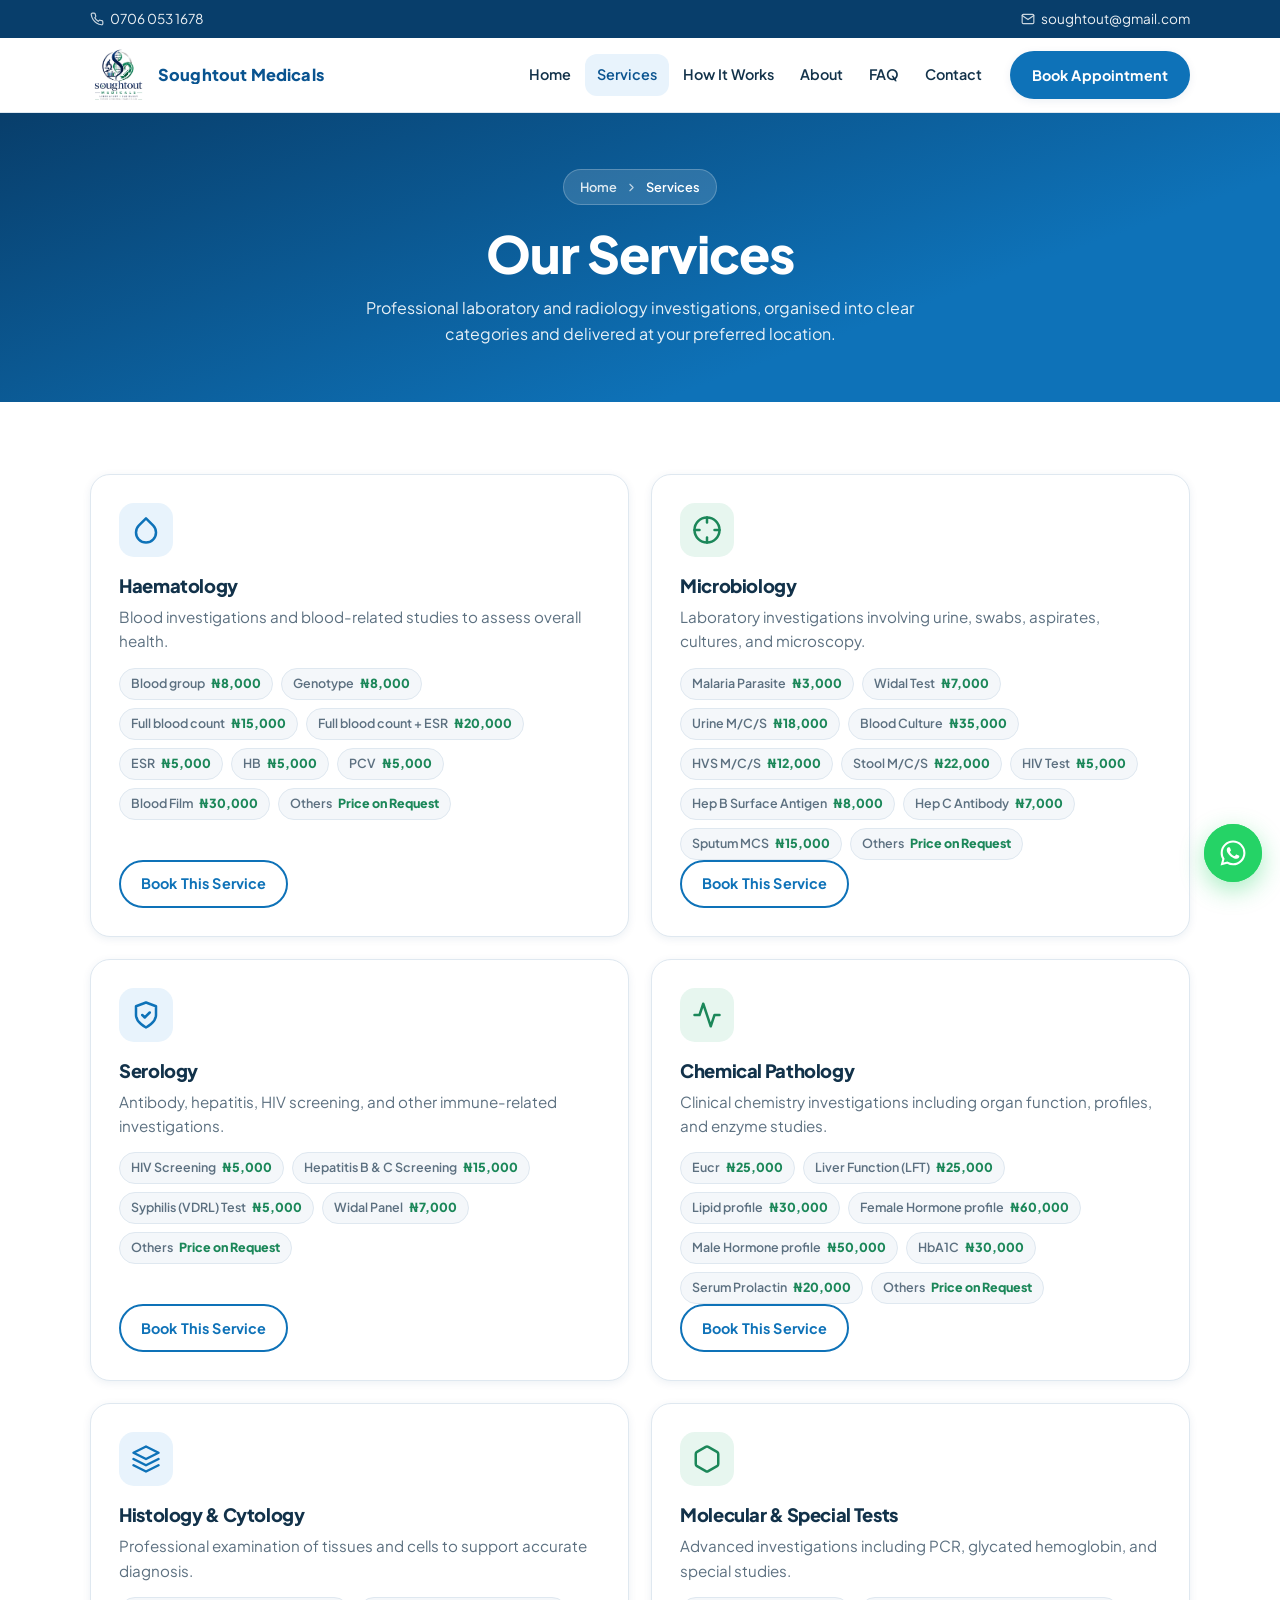
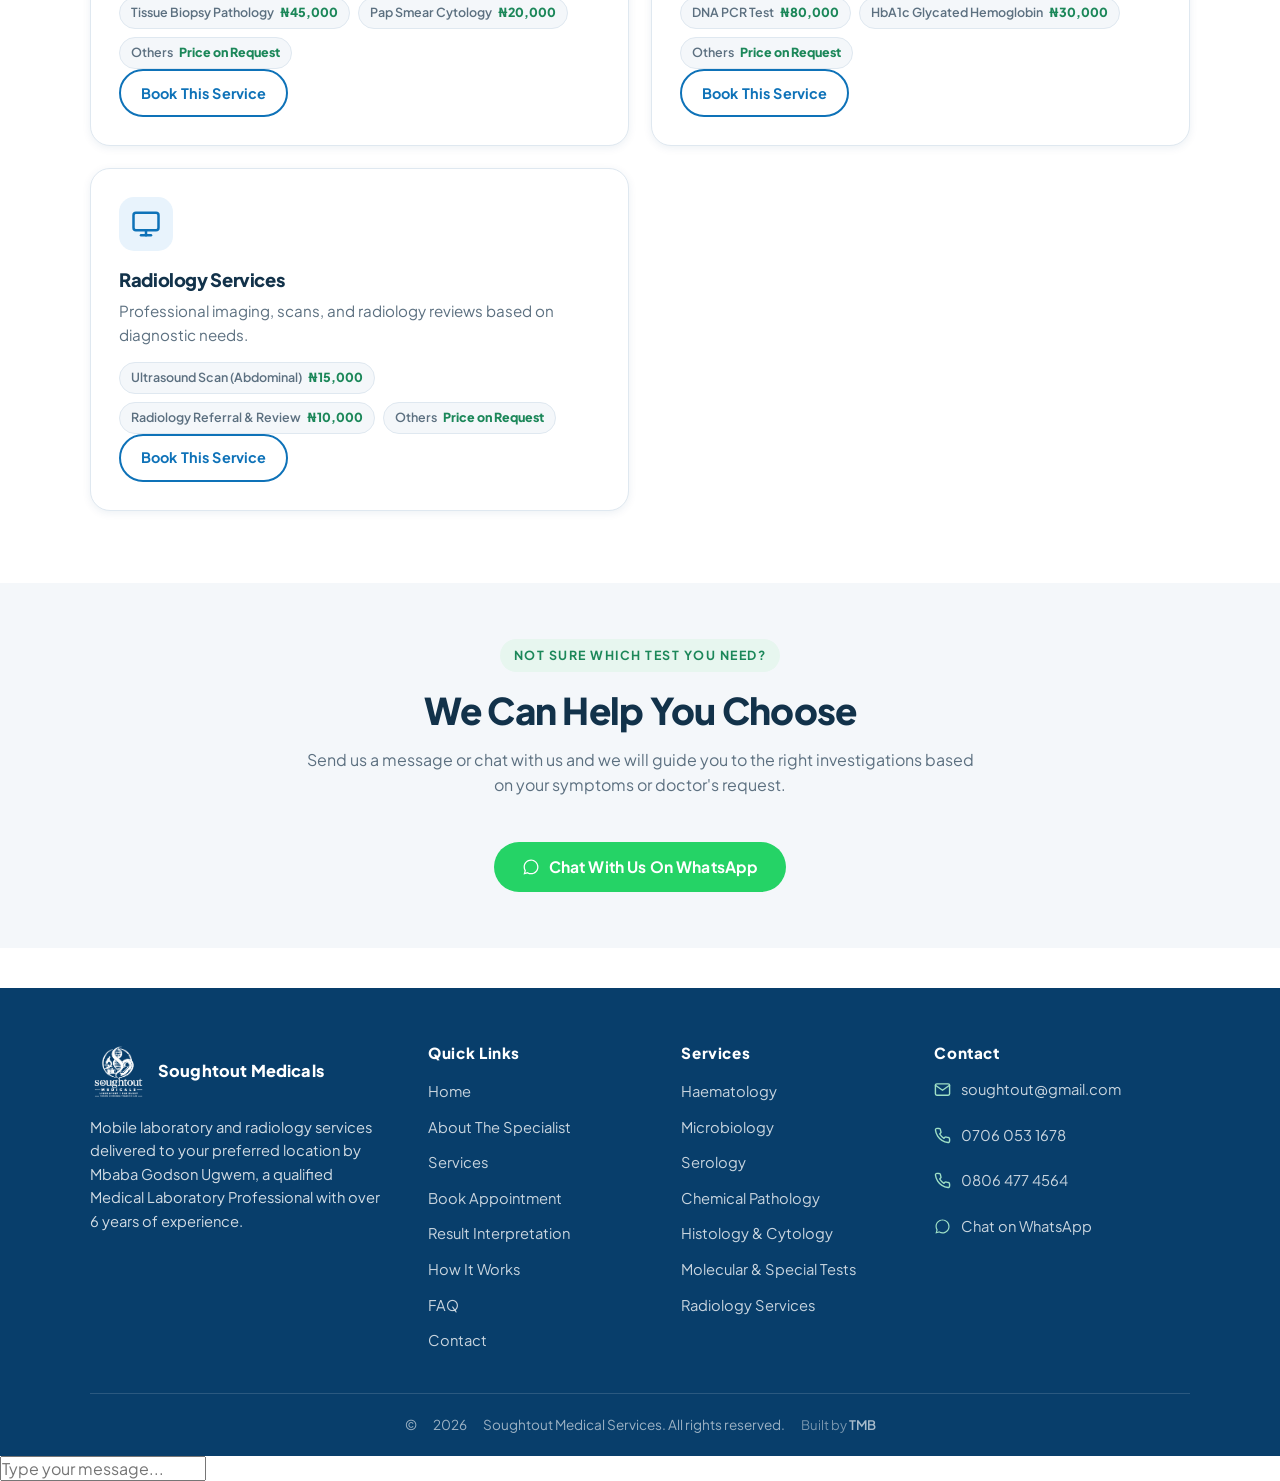
<file: services.html>
<!DOCTYPE html>
<html lang="en">
<head>
  <meta charset="UTF-8">
  <meta name="viewport" content="width=device-width, initial-scale=1.0">
  <title>Services | Soughtout Medical Services</title>
  <meta name="description" content="Professional laboratory and radiology services including Haematology, Microbiology, Serology, Chemical Pathology, Histology & Cytology, Molecular & Special Tests and Radiology - delivered at your location.">
  <link rel="icon" type="image/jpeg" href="images/logo.png">
  <link rel="preconnect" href="https://fonts.googleapis.com">
  <link rel="preconnect" href="https://fonts.gstatic.com" crossorigin>
  <link href="https://fonts.googleapis.com/css2?family=Plus+Jakarta+Sans:wght@400;500;600;700;800&display=swap" rel="stylesheet">
  <link rel="stylesheet" href="css/style.css">
</head>
<body>

  <!-- ===================== HEADER ===================== -->
  <div class="topbar">
    <div class="container topbar-inner">
      <a class="topbar-link" href="tel:07060531678">
        <svg viewBox="0 0 24 24" fill="none" stroke="currentColor" stroke-width="2" stroke-linecap="round" stroke-linejoin="round"><path d="M22 16.92v3a2 2 0 0 1-2.18 2 19.79 19.79 0 0 1-8.63-3.07 19.5 19.5 0 0 1-6-6A19.79 19.79 0 0 1 2.08 4.18 2 2 0 0 1 4.06 2h3a2 2 0 0 1 2 1.72c.13.96.36 1.9.7 2.81a2 2 0 0 1-.45 2.11L8.09 9.91a16 16 0 0 0 6 6l1.27-1.27a2 2 0 0 1 2.11-.45c.91.34 1.85.57 2.81.7A2 2 0 0 1 22 16.92z"/></svg>
        0706 053 1678
      </a>
      <a class="topbar-link" href="mailto:soughtout@gmail.com">
        <svg viewBox="0 0 24 24" fill="none" stroke="currentColor" stroke-width="2" stroke-linecap="round" stroke-linejoin="round"><path d="M4 4h16c1.1 0 2 .9 2 2v12c0 1.1-.9 2-2 2H4c-1.1 0-2-.9-2-2V6c0-1.1.9-2 2-2z"/><polyline points="22,6 12,13 2,6"/></svg>
        soughtout@gmail.com
      </a>
    </div>
  </div>

  <header class="header-main">
    <div class="container header-inner">
      <a href="index.html" class="brand" aria-label="Soughtout Medicals home">
        <img src="images/logo.png" alt="Soughtout Medical Services logo" class="brand-logo">
        <span class="brand-text">
          <strong>Soughtout Medicals</strong>
        </span>
      </a>
      <button class="nav-toggle" aria-label="Open menu" aria-expanded="false">
        <span></span><span></span><span></span>
      </button>
      <nav class="site-nav" id="siteNav" aria-label="Main navigation">
        <div class="nav-head">
          <span class="nav-head-brand"><img src="images/logo.png" alt="" class="brand-logo">Soughtout Medicals</span>
          <button class="nav-close" id="navClose" aria-label="Close menu">
            <svg viewBox="0 0 24 24" fill="none" stroke="currentColor" stroke-width="2" stroke-linecap="round" stroke-linejoin="round"><line x1="18" y1="6" x2="6" y2="18"/><line x1="6" y1="6" x2="18" y2="18"/></svg>
          </button>
        </div>
        <ul>
          <li><a href="index.html">Home</a></li>
          <li><a href="services.html">Services</a></li>
          <li><a href="how-it-works.html">How It Works</a></li>
          <li><a href="about.html">About</a></li>
          <li><a href="faq.html">FAQ</a></li>
          <li><a href="contact.html">Contact</a></li>
        </ul>
        <a href="book.html" class="btn btn-primary nav-cta">Book Appointment</a>
      </nav>
    </div>
  </header>

  <main>
    <!-- ===================== PAGE HERO ===================== -->
    <section class="page-hero">
      <div class="container">
        <span class="breadcrumb"><a href="index.html">Home</a> <svg viewBox="0 0 24 24" fill="none" stroke="currentColor" stroke-width="2" stroke-linecap="round" stroke-linejoin="round"><polyline points="9 18 15 12 9 6"/></svg> Services</span>
        <h1>Our Services</h1>
        <p>Professional laboratory and radiology investigations, organised into clear categories and delivered at your preferred location.</p>
      </div>
    </section>

    <!-- ===================== SERVICES LIST ===================== -->
    <section class="section">
      <div class="container services-grid">

        <article class="card service-card reveal" id="haematology">
          <div class="card-icon">
            <svg viewBox="0 0 24 24" fill="none" stroke="currentColor" stroke-width="2" stroke-linecap="round" stroke-linejoin="round"><path d="M12 2.69l5.66 5.66a8 8 0 1 1-11.31 0z"/></svg>
          </div>
          <h3>Haematology</h3>
          <p>Blood investigations and blood-related studies to assess overall health.</p>
          <div class="tag-list">
            <span class="tag">Blood group <strong>₦8,000</strong></span>
            <span class="tag">Genotype <strong>₦8,000</strong></span>
            <span class="tag">Full blood count <strong>₦15,000</strong></span>
            <span class="tag">Full blood count + ESR <strong>₦20,000</strong></span>
            <span class="tag">ESR <strong>₦5,000</strong></span>
            <span class="tag">HB <strong>₦5,000</strong></span>
            <span class="tag">PCV <strong>₦5,000</strong></span>
            <span class="tag">Blood Film <strong>₦30,000</strong></span>
            <span class="tag">Others <strong>Price on Request</strong></span>
          </div>
          <a href="book.html" class="btn btn-outline">Book This Service</a>
        </article>

        <article class="card service-card reveal" id="microbiology">
          <div class="card-icon card-icon--green">
            <svg viewBox="0 0 24 24" fill="none" stroke="currentColor" stroke-width="2" stroke-linecap="round" stroke-linejoin="round"><circle cx="12" cy="12" r="10"/><line x1="22" y1="12" x2="18" y2="12"/><line x1="6" y1="12" x2="2" y2="12"/><line x1="12" y1="6" x2="12" y2="2"/><line x1="12" y1="22" x2="12" y2="18"/></svg>
          </div>
          <h3>Microbiology</h3>
          <p>Laboratory investigations involving urine, swabs, aspirates, cultures, and microscopy.</p>
          <div class="tag-list">
            <span class="tag">Malaria Parasite <strong>₦3,000</strong></span>
            <span class="tag">Widal Test <strong>₦7,000</strong></span>
            <span class="tag">Urine M/C/S <strong>₦18,000</strong></span>
            <span class="tag">Blood Culture <strong>₦35,000</strong></span>
            <span class="tag">HVS M/C/S <strong>₦12,000</strong></span>
            <span class="tag">Stool M/C/S <strong>₦22,000</strong></span>
            <span class="tag">HIV Test <strong>₦5,000</strong></span>
            <span class="tag">Hep B Surface Antigen <strong>₦8,000</strong></span>
            <span class="tag">Hep C Antibody <strong>₦7,000</strong></span>
            <span class="tag">Sputum MCS <strong>₦15,000</strong></span>
            <span class="tag">Others <strong>Price on Request</strong></span>
          </div>
          <a href="book.html" class="btn btn-outline">Book This Service</a>
        </article>

        <article class="card service-card reveal" id="serology">
          <div class="card-icon">
            <svg viewBox="0 0 24 24" fill="none" stroke="currentColor" stroke-width="2" stroke-linecap="round" stroke-linejoin="round"><path d="M12 22s8-4 8-10V5l-8-3-8 3v7c0 6 8 10 8 10z"/><polyline points="9 12 11 14 15 10"/></svg>
          </div>
          <h3>Serology</h3>
          <p>Antibody, hepatitis, HIV screening, and other immune-related investigations.</p>
          <div class="tag-list">
            <span class="tag">HIV Screening <strong>₦5,000</strong></span>
            <span class="tag">Hepatitis B &amp; C Screening <strong>₦15,000</strong></span>
            <span class="tag">Syphilis (VDRL) Test <strong>₦5,000</strong></span>
            <span class="tag">Widal Panel <strong>₦7,000</strong></span>
            <span class="tag">Others <strong>Price on Request</strong></span>
          </div>
          <a href="book.html" class="btn btn-outline">Book This Service</a>
        </article>

        <article class="card service-card reveal" id="chemical-pathology">
          <div class="card-icon card-icon--green">
            <svg viewBox="0 0 24 24" fill="none" stroke="currentColor" stroke-width="2" stroke-linecap="round" stroke-linejoin="round"><polyline points="22 12 18 12 15 21 9 3 6 12 2 12"/></svg>
          </div>
          <h3>Chemical Pathology</h3>
          <p>Clinical chemistry investigations including organ function, profiles, and enzyme studies.</p>
          <div class="tag-list">
            <span class="tag">Eucr <strong>₦25,000</strong></span>
            <span class="tag">Liver Function (LFT) <strong>₦25,000</strong></span>
            <span class="tag">Lipid profile <strong>₦30,000</strong></span>
            <span class="tag">Female Hormone profile <strong>₦60,000</strong></span>
            <span class="tag">Male Hormone profile <strong>₦50,000</strong></span>
            <span class="tag">HbA1C <strong>₦30,000</strong></span>
            <span class="tag">Serum Prolactin <strong>₦20,000</strong></span>
            <span class="tag">Others <strong>Price on Request</strong></span>
          </div>
          <a href="book.html" class="btn btn-outline">Book This Service</a>
        </article>

        <article class="card service-card reveal" id="histology">
          <div class="card-icon">
            <svg viewBox="0 0 24 24" fill="none" stroke="currentColor" stroke-width="2" stroke-linecap="round" stroke-linejoin="round"><polygon points="12 2 2 7 12 12 22 7 12 2"/><polyline points="2 17 12 22 22 17"/><polyline points="2 12 12 17 22 12"/></svg>
          </div>
          <h3>Histology &amp; Cytology</h3>
          <p>Professional examination of tissues and cells to support accurate diagnosis.</p>
          <div class="tag-list">
            <span class="tag">Tissue Biopsy Pathology <strong>₦45,000</strong></span>
            <span class="tag">Pap Smear Cytology <strong>₦20,000</strong></span>
            <span class="tag">Others <strong>Price on Request</strong></span>
          </div>
          <a href="book.html" class="btn btn-outline">Book This Service</a>
        </article>

        <article class="card service-card reveal" id="molecular">
          <div class="card-icon card-icon--green">
            <svg viewBox="0 0 24 24" fill="none" stroke="currentColor" stroke-width="2" stroke-linecap="round" stroke-linejoin="round"><path d="M21 16V8a2 2 0 0 0-1-1.73l-7-4a2 2 0 0 0-2 0l-7 4A2 2 0 0 0 3 8v8a2 2 0 0 0 1 1.73l7 4a2 2 0 0 0 2 0l7-4A2 2 0 0 0 21 16z"/></svg>
          </div>
          <h3>Molecular &amp; Special Tests</h3>
          <p>Advanced investigations including PCR, glycated hemoglobin, and special studies.</p>
          <div class="tag-list">
            <span class="tag">DNA PCR Test <strong>₦80,000</strong></span>
            <span class="tag">HbA1c Glycated Hemoglobin <strong>₦30,000</strong></span>
            <span class="tag">Others <strong>Price on Request</strong></span>
          </div>
          <a href="book.html" class="btn btn-outline">Book This Service</a>
        </article>

        <article class="card service-card reveal" id="radiology">
          <div class="card-icon">
            <svg viewBox="0 0 24 24" fill="none" stroke="currentColor" stroke-width="2" stroke-linecap="round" stroke-linejoin="round"><rect x="2" y="3" width="20" height="14" rx="2" ry="2"/><line x1="8" y1="21" x2="16" y2="21"/><line x1="12" y1="17" x2="12" y2="21"/></svg>
          </div>
          <h3>Radiology Services</h3>
          <p>Professional imaging, scans, and radiology reviews based on diagnostic needs.</p>
          <div class="tag-list">
            <span class="tag">Ultrasound Scan (Abdominal) <strong>₦15,000</strong></span>
            <span class="tag">Radiology Referral &amp; Review <strong>₦10,000</strong></span>
            <span class="tag">Others <strong>Price on Request</strong></span>
          </div>
          <a href="book.html" class="btn btn-outline">Book This Service</a>
        </article>

      </div>
    </section>

    <!-- ===================== HOW TO BOOK ===================== -->
    <section class="section section-tight page-bg">
      <div class="container">
        <div class="section-head reveal">
          <span class="eyebrow eyebrow--green">Not Sure Which Test You Need?</span>
          <h2>We Can Help You Choose</h2>
          <p>Send us a message or chat with us and we will guide you to the right investigations based on your symptoms or doctor's request.</p>
        </div>
        <div class="center-row reveal">
          <a href="https://wa.me/2347060531678?text=Hello%20Soughtout%20Medicals%2C%20I%20need%20help%20choosing%20the%20right%20test." class="btn btn-whatsapp" target="_blank" rel="noopener">
            <svg viewBox="0 0 24 24" fill="currentColor" width="18" height="18"><path d="M12.04 2C6.58 2 2.13 6.45 2.13 11.91c0 1.75.46 3.45 1.32 4.95L2.05 22l5.25-1.38a9.87 9.87 0 0 0 4.74 1.21h.01c5.46 0 9.9-4.45 9.9-9.91 0-2.65-1.03-5.14-2.9-7.01A9.82 9.82 0 0 0 12.04 2zm0 18.15a8.2 8.2 0 0 1-4.19-1.15l-.3-.18-3.12.82.83-3.04-.2-.31a8.2 8.2 0 0 1-1.26-4.38c0-4.54 3.7-8.24 8.24-8.24 2.2 0 4.27.86 5.82 2.42a8.18 8.18 0 0 1 2.41 5.83c0 4.54-3.7 8.23-8.23 8.23z"/></svg>
            Chat With Us On WhatsApp
          </a>
        </div>
      </div>
    </section>
  </main>

  <!-- ===================== FOOTER ===================== -->
  <footer class="site-footer">
    <div class="container">
      <div class="footer-grid">
        <div class="footer-brand">
          <a href="index.html" class="brand">
            <img src="images/logo.png" alt="Soughtout Medical Services logo" class="brand-logo">
            <span class="brand-text">
              <strong>Soughtout Medicals</strong>
            </span>
          </a>
          <p>Mobile laboratory and radiology services delivered to your preferred location by Mbaba Godson Ugwem, a qualified Medical Laboratory Professional with over 6 years of experience.</p>
        </div>
        <div class="footer-col">
          <h4>Quick Links</h4>
          <ul>
            <li><a href="index.html">Home</a></li>
            <li><a href="about.html">About The Specialist</a></li>
            <li><a href="services.html">Services</a></li>
            <li><a href="book.html">Book Appointment</a></li>
            <li><a href="interpretation.html">Result Interpretation</a></li>
            <li><a href="how-it-works.html">How It Works</a></li>
            <li><a href="faq.html">FAQ</a></li>
            <li><a href="contact.html">Contact</a></li>
          </ul>
        </div>
        <div class="footer-col">
          <h4>Services</h4>
          <ul>
            <li><a href="services.html#haematology">Haematology</a></li>
            <li><a href="services.html#microbiology">Microbiology</a></li>
            <li><a href="services.html#serology">Serology</a></li>
            <li><a href="services.html#chemical-pathology">Chemical Pathology</a></li>
            <li><a href="services.html#histology">Histology &amp; Cytology</a></li>
            <li><a href="services.html#molecular">Molecular &amp; Special Tests</a></li>
            <li><a href="services.html#radiology">Radiology Services</a></li>
          </ul>
        </div>
        <div class="footer-col">
          <h4>Contact</h4>
          <ul class="footer-contact">
            <li>
              <svg viewBox="0 0 24 24" fill="none" stroke="currentColor" stroke-width="2" stroke-linecap="round" stroke-linejoin="round"><path d="M4 4h16c1.1 0 2 .9 2 2v12c0 1.1-.9 2-2 2H4c-1.1 0-2-.9-2-2V6c0-1.1.9-2 2-2z"/><polyline points="22,6 12,13 2,6"/></svg>
              <a href="mailto:soughtout@gmail.com">soughtout@gmail.com</a>
            </li>
            <li>
              <svg viewBox="0 0 24 24" fill="none" stroke="currentColor" stroke-width="2" stroke-linecap="round" stroke-linejoin="round"><path d="M22 16.92v3a2 2 0 0 1-2.18 2 19.79 19.79 0 0 1-8.63-3.07 19.5 19.5 0 0 1-6-6A19.79 19.79 0 0 1 2.08 4.18 2 2 0 0 1 4.06 2h3a2 2 0 0 1 2 1.72c.13.96.36 1.9.7 2.81a2 2 0 0 1-.45 2.11L8.09 9.91a16 16 0 0 0 6 6l1.27-1.27a2 2 0 0 1 2.11-.45c.91.34 1.85.57 2.81.7A2 2 0 0 1 22 16.92z"/></svg>
              <a href="tel:07060531678">0706 053 1678</a>
            </li>
            <li>
              <svg viewBox="0 0 24 24" fill="none" stroke="currentColor" stroke-width="2" stroke-linecap="round" stroke-linejoin="round"><path d="M22 16.92v3a2 2 0 0 1-2.18 2 19.79 19.79 0 0 1-8.63-3.07 19.5 19.5 0 0 1-6-6A19.79 19.79 0 0 1 2.08 4.18 2 2 0 0 1 4.06 2h3a2 2 0 0 1 2 1.72c.13.96.36 1.9.7 2.81a2 2 0 0 1-.45 2.11L8.09 9.91a16 16 0 0 0 6 6l1.27-1.27a2 2 0 0 1 2.11-.45c.91.34 1.85.57 2.81.7A2 2 0 0 1 22 16.92z"/></svg>
              <a href="tel:08064774564">0806 477 4564</a>
            </li>
            <li>
              <svg viewBox="0 0 24 24" fill="currentColor"><path d="M12.04 2C6.58 2 2.13 6.45 2.13 11.91c0 1.75.46 3.45 1.32 4.95L2.05 22l5.25-1.38a9.87 9.87 0 0 0 4.74 1.21h.01c5.46 0 9.9-4.45 9.9-9.91 0-2.65-1.03-5.14-2.9-7.01A9.82 9.82 0 0 0 12.04 2zm0 18.15a8.2 8.2 0 0 1-4.19-1.15l-.3-.18-3.12.82.83-3.04-.2-.31a8.2 8.2 0 0 1-1.26-4.38c0-4.54 3.7-8.24 8.24-8.24 2.2 0 4.27.86 5.82 2.42a8.18 8.18 0 0 1 2.41 5.83c0 4.54-3.7 8.23-8.23 8.23z"/></svg>
              <a href="https://wa.me/2347060531678" target="_blank" rel="noopener">Chat on WhatsApp</a>
            </li>
          </ul>
        </div>
      </div>
      <div class="footer-bottom">
        &copy; <span data-year></span> Soughtout Medical Services. All rights reserved.
        <span class="footer-credit">Built by <a href="http://www.tmb.it.com" target="_blank" rel="noopener">TMB</a></span>
      </div>
    </div>
  </footer>

    <!-- ===================== FLOATING WHATSAPP CHAT BUTTON ===================== -->
  <a class="chat-launcher wa-launcher" href="https://wa.me/2347060531678?text=Hello%20Soughtout%20Medicals%2C%20I%20would%20like%20to%20make%20an%20inquiry." target="_blank" rel="noopener" aria-label="Chat on WhatsApp">
    <span class="ping"></span>
    <svg viewBox="0 0 24 24" fill="currentColor" width="30" height="30"><path d="M12.04 2C6.58 2 2.13 6.45 2.13 11.91c0 1.75.46 3.45 1.32 4.95L2.05 22l5.25-1.38a9.87 9.87 0 0 0 4.74 1.21h.01c5.46 0 9.9-4.45 9.9-9.91 0-2.65-1.03-5.14-2.9-7.01A9.82 9.82 0 0 0 12.04 2zm0 18.15a8.2 8.2 0 0 1-4.19-1.15l-.3-.18-3.12.82.83-3.04-.2-.31a8.2 8.2 0 0 1-1.26-4.38c0-4.54 3.7-8.24 8.24-8.24 2.2 0 4.27.86 5.82 2.42a8.18 8.18 0 0 1 2.41 5.83c0 4.54-3.7 8.23-8.23 8.23zm4.52-6.16c-.25-.12-1.47-.72-1.69-.81-.23-.08-.39-.12-.56.12-.17.25-.64.81-.78.97-.14.17-.29.19-.54.06-.25-.12-1.05-.39-1.99-1.23-.74-.66-1.23-1.47-1.38-1.72-.14-.25-.02-.38.11-.51.11-.11.25-.29.37-.43.12-.14.17-.25.25-.41.08-.17.04-.31-.02-.43-.06-.12-.56-1.34-.76-1.84-.2-.48-.41-.42-.56-.43h-.48c-.17 0-.43.06-.66.31-.22.25-.86.85-.86 2.07 0 1.22.89 2.4 1.01 2.56.12.17 1.75 2.67 4.23 3.74.59.26 1.05.41 1.41.52.59.19 1.13.16 1.56.1.48-.07 1.47-.6 1.67-1.18.21-.58.21-1.07.15-1.18-.06-.1-.23-.16-.48-.29z"/></svg>
  </a>
    <div class="chat-input-row">
      <input id="chatInput" type="text" placeholder="Type your message..." aria-label="Type your message">
      <button id="chatSend" aria-label="Send message">
        <svg viewBox="0 0 24 24" fill="none" stroke="currentColor" stroke-width="2" stroke-linecap="round" stroke-linejoin="round"><line x1="22" y1="2" x2="11" y2="13"/><polygon points="22 2 15 22 11 13 2 9 22 2"/></svg>
      </button>
    </div>
  </div>

  <script src="js/main.js"></script>
</body>
</html>
</file>
<file: css/style.css>
/* ==========================================================================
   SOUGHTOUT MEDICALS LABORATORY & RADIOLOGY
   Premium healthcare design system - Mobile first
   ========================================================================== */

:root {
  --primary: #0e72b8;
  --primary-dark: #0a5490;
  --primary-deep: #083e6b;
  --primary-soft: #e8f3fc;
  --secondary: #23a36c;
  --secondary-dark: #1b8759;
  --secondary-soft: #e7f6ef;
  --bg: #ffffff;
  --gray-bg: #f4f7fa;
  --gray: #e8eef3;
  --text: #12324a;
  --text-soft: #5c7080;
  --border: #dfe8f0;
  --white: #ffffff;
  --shadow-sm: 0 2px 8px rgba(10, 60, 110, 0.08);
  --shadow-md: 0 10px 30px rgba(10, 60, 110, 0.12);
  --shadow-lg: 0 24px 60px rgba(10, 60, 110, 0.16);
  --radius: 18px;
  --radius-sm: 12px;
  --container: 1140px;
  --font: "Plus Jakarta Sans", "Segoe UI", system-ui, -apple-system, sans-serif;
}

*,
*::before,
*::after {
  box-sizing: border-box;
  margin: 0;
  padding: 0;
}

html {
  scroll-behavior: smooth;
  -webkit-text-size-adjust: 100%;
}

body {
  font-family: var(--font);
  color: var(--text);
  background: var(--bg);
  line-height: 1.6;
  font-size: 16px;
  overflow-x: hidden;
}

img {
  max-width: 100%;
  display: block;
}

a {
  color: var(--primary);
  text-decoration: none;
}

ul,
ol {
  list-style: none;
}

button {
  font-family: var(--font);
  cursor: pointer;
  border: none;
  background: none;
}

input,
select,
textarea {
  font-family: var(--font);
  font-size: 16px;
}

.container {
  width: 100%;
  max-width: var(--container);
  margin: 0 auto;
  padding: 0 24px;
}

@media (min-width: 768px) {
  .container {
    padding: 0 32px;
  }
}

@media (min-width: 1200px) {
  .container {
    padding: 0 20px;
  }
}

/* ==========================================================================
   Typography
   ========================================================================== */

h1,
h2,
h3,
h4 {
  line-height: 1.2;
  font-weight: 800;
  color: var(--text);
  letter-spacing: -0.02em;
}

h1 {
  font-size: clamp(1.9rem, 5.2vw, 3.2rem);
}

h2 {
  font-size: clamp(1.5rem, 4.2vw, 2.3rem);
  margin-bottom: 14px;
}

h3 {
  font-size: 1.15rem;
}

.lead {
  color: var(--text-soft);
  font-size: 1.05rem;
}

.section {
  padding: 56px 0;
}

.section-tight {
  padding: 40px 0;
}

@media (min-width: 768px) {
  .section {
    padding: 72px 0;
  }

  .section-tight {
    padding: 56px 0;
  }
}

.section-head {
  max-width: 680px;
  margin: 0 auto 44px;
  text-align: center;
}

.section-head p {
  color: var(--text-soft);
  margin-top: 10px;
}

.eyebrow {
  display: inline-flex;
  align-items: center;
  gap: 8px;
  background: var(--primary-soft);
  color: var(--primary-dark);
  font-weight: 700;
  font-size: 0.78rem;
  letter-spacing: 0.12em;
  text-transform: uppercase;
  padding: 7px 14px;
  border-radius: 999px;
  margin-bottom: 16px;
}

.eyebrow--green {
  background: var(--secondary-soft);
  color: var(--secondary-dark);
}

/* ==========================================================================
   Buttons
   ========================================================================== */

.btn {
  display: inline-flex;
  align-items: center;
  justify-content: center;
  gap: 9px;
  font-weight: 700;
  font-size: 0.98rem;
  padding: 14px 26px;
  border-radius: 999px;
  transition: transform 0.2s ease, box-shadow 0.2s ease, background 0.2s ease;
  border: 2px solid transparent;
  line-height: 1;
}

.btn svg {
  width: 18px;
  height: 18px;
  flex-shrink: 0;
}

.btn-primary {
  background: var(--primary);
  color: var(--white);
  box-shadow: var(--shadow-sm);
}

.btn-primary:hover {
  background: var(--primary-dark);
  transform: translateY(-2px);
  box-shadow: var(--shadow-md);
}

.btn-green {
  background: var(--secondary);
  color: var(--white);
  box-shadow: var(--shadow-sm);
}

.btn-green:hover {
  background: var(--secondary-dark);
  transform: translateY(-2px);
  box-shadow: var(--shadow-md);
}

.btn-outline {
  border-color: var(--primary);
  color: var(--primary);
  background: transparent;
}

.btn-outline:hover {
  background: var(--primary-soft);
}

.btn-outline-light {
  border-color: rgba(255, 255, 255, 0.75);
  color: var(--white);
}

.btn-outline-light:hover {
  background: rgba(255, 255, 255, 0.14);
}

.btn-white {
  background: var(--white);
  color: var(--primary-dark);
  box-shadow: var(--shadow-md);
}

.btn-white:hover {
  transform: translateY(-2px);
}

.btn-block {
  width: 100%;
}

.btn-whatsapp {
  background: #25d366;
  color: var(--white);
}

.btn-whatsapp:hover {
  background: #1ebe5b;
  transform: translateY(-2px);
}

.btn[disabled] {
  opacity: 0.6;
  pointer-events: none;
}

/* ==========================================================================
   Header
   ========================================================================== */

.topbar {
  background: var(--primary-deep);
  color: rgba(255, 255, 255, 0.92);
  font-size: 0.85rem;
}

.topbar-inner {
  display: flex;
  justify-content: space-between;
  align-items: center;
  min-height: 38px;
  gap: 12px;
  overflow-x: auto;
}

.topbar-link {
  color: inherit;
  display: inline-flex;
  align-items: center;
  gap: 6px;
  white-space: nowrap;
  padding: 6px 0;
}

.topbar-link:hover {
  color: var(--white);
  text-decoration: underline;
}

.topbar-link svg {
  width: 14px;
  height: 14px;
  opacity: 0.85;
}

.header-main {
  background: var(--white);
  border-bottom: 1px solid var(--border);
  position: sticky;
  top: 0;
  z-index: 200;
  transition: box-shadow 0.25s ease;
}

/* Make entire header sticky so white nav always shows on scroll */
header {
  position: sticky;
  top: 0;
  z-index: 200;
}

.header-main.scrolled {
  box-shadow: var(--shadow-sm);
}

.header-inner {
  display: flex;
  align-items: center;
  justify-content: space-between;
  min-height: 74px;
  gap: 16px;
}

.brand {
  display: flex;
  align-items: center;
  gap: 12px;
  flex-shrink: 0;
  min-width: 0;
}

.brand-logo {
  height: 56px;
  width: auto;
  max-width: 180px;
  border-radius: 0;
  object-fit: contain;
  flex-shrink: 0;
  background: transparent;
}

.brand-text {
  display: flex;
  flex-direction: column;
  line-height: 1.15;
  white-space: nowrap;
  min-width: 0;
}

.brand-text strong {
  font-size: 1.02rem;
  font-weight: 800;
  color: var(--primary-dark);
  letter-spacing: 0.01em;
  overflow: hidden;
  text-overflow: ellipsis;
}

.brand-text small {
  font-size: 0.72rem;
  color: var(--text-soft);
  font-weight: 600;
  letter-spacing: 0.08em;
  text-transform: uppercase;
  overflow: hidden;
  text-overflow: ellipsis;
}

@media (max-width: 380px) {
  .brand-text strong {
    font-size: 0.94rem;
  }

  .brand-text small {
    font-size: 0.66rem;
  }

  .brand-logo {
    width: 42px;
    height: 42px;
  }
}

.nav-toggle {
  display: inline-flex;
  flex-direction: column;
  gap: 5px;
  padding: 10px;
  border-radius: 10px;
}

.nav-toggle span {
  width: 24px;
  height: 2.5px;
  background: var(--primary-dark);
  border-radius: 3px;
  transition: transform 0.25s ease, opacity 0.25s ease;
}

.nav-toggle.open span:nth-child(1) {
  transform: translateY(7.5px) rotate(45deg);
}

.nav-toggle.open span:nth-child(2) {
  opacity: 0;
}

.nav-toggle.open span:nth-child(3) {
  transform: translateY(-7.5px) rotate(-45deg);
}

.site-nav {
  position: fixed;
  top: 0;
  right: 0;
  bottom: 0;
  width: min(340px, 86vw);
  background: var(--white);
  padding: 22px 18px 28px;
  transform: translateX(105%);
  transition: transform 0.32s cubic-bezier(0.22, 0.61, 0.36, 1);
  z-index: 300;
  display: flex;
  flex-direction: column;
  overflow-y: auto;
  border-left: 1px solid var(--border);
  box-shadow: none;
}

.site-nav.open {
  transform: translateX(0);
  box-shadow: -28px 0 70px rgba(8, 62, 107, 0.22);
}

.nav-head {
  display: flex;
  align-items: center;
  justify-content: space-between;
  gap: 12px;
  padding-bottom: 16px;
  margin-bottom: 12px;
  border-bottom: 1px solid var(--border);
}

.nav-head-brand {
  display: flex;
  align-items: center;
  gap: 10px;
  font-weight: 800;
  font-size: 0.95rem;
  color: var(--primary-dark);
}

.nav-head-brand img {
  height: 44px;
  width: auto;
  border-radius: 0;
  object-fit: contain;
  background: transparent;
}

.nav-close {
  width: 40px;
  height: 40px;
  border-radius: 12px;
  display: inline-flex;
  align-items: center;
  justify-content: center;
  background: var(--gray-bg);
  color: var(--text);
  flex-shrink: 0;
  transition: background 0.2s ease;
}

.nav-close:hover {
  background: var(--gray);
}

.nav-close svg {
  width: 20px;
  height: 20px;
}

.nav-backdrop {
  position: fixed;
  inset: 0;
  background: rgba(8, 62, 107, 0.45);
  z-index: 195;
  opacity: 0;
  visibility: hidden;
  transition: opacity 0.3s ease, visibility 0.3s ease;
  /* Do NOT cover the sticky header */
  top: 0;
}

.nav-backdrop.show {
  opacity: 1;
  visibility: visible;
}

body.nav-locked {
  overflow: hidden;
}

.site-nav ul {
  display: flex;
  flex-direction: column;
  gap: 2px;
}

.site-nav li a {
  display: block;
  padding: 13px 14px;
  color: var(--text);
  font-weight: 600;
  border-radius: 12px;
  font-size: 0.98rem;
  white-space: nowrap;
}

.site-nav li a:hover,
.site-nav li a.active {
  color: var(--primary-dark);
  background: var(--primary-soft);
}

.nav-cta {
  margin-top: 26px;
}

@media (min-width: 1024px) {
  .nav-toggle,
  .nav-backdrop {
    display: none;
  }

  .nav-head {
    display: none;
  }

  .site-nav {
    position: static;
    width: auto;
    transform: none;
    flex-direction: row;
    align-items: center;
    gap: 16px;
    padding: 0;
    background: transparent;
    overflow: visible;
    box-shadow: none !important;
    border-left: none;
  }

  .site-nav ul {
    flex-direction: row;
    gap: 2px;
  }

  .site-nav li a {
    padding: 9px 12px;
    font-size: 0.9rem;
  }

  .nav-cta {
    margin-top: 0;
    padding: 11px 20px;
    font-size: 0.9rem;
  }
}

/* ==========================================================================
   Hero
   ========================================================================== */

.hero {
  position: relative;
  background: linear-gradient(160deg, var(--primary-deep) 0%, var(--primary) 55%, #1593d4 100%);
  color: var(--white);
  overflow: hidden;
}

.hero::before {
  content: "";
  position: absolute;
  width: 480px;
  height: 480px;
  border-radius: 50%;
  background: rgba(255, 255, 255, 0.07);
  top: -180px;
  right: -140px;
}

.hero::after {
  content: "";
  position: absolute;
  width: 340px;
  height: 340px;
  border-radius: 50%;
  border: 60px solid rgba(255, 255, 255, 0.05);
  bottom: -160px;
  left: -110px;
}

.hero-inner {
  position: relative;
  z-index: 2;
  display: grid;
  gap: 36px;
  padding: 48px 0 60px;
}

.hero-badge {
  display: inline-flex;
  align-items: center;
  gap: 8px;
  background: rgba(255, 255, 255, 0.14);
  border: 1px solid rgba(255, 255, 255, 0.25);
  padding: 8px 16px;
  border-radius: 999px;
  font-size: 0.82rem;
  font-weight: 600;
  backdrop-filter: blur(6px);
  margin-bottom: 20px;
}

.hero-badge svg {
  width: 15px;
  height: 15px;
}

.hero h1 {
  color: var(--white);
  margin-bottom: 16px;
}

.hero h1 span {
  color: #9fe0c6;
}

.hero .lead {
  color: rgba(255, 255, 255, 0.9);
  max-width: 560px;
  margin-bottom: 30px;
}

.hero-actions {
  display: flex;
  flex-wrap: wrap;
  gap: 12px;
  margin-bottom: 26px;
}

.hero-contact {
  display: flex;
  flex-wrap: wrap;
  gap: 18px;
}

.hero-contact a {
  display: inline-flex;
  align-items: center;
  gap: 8px;
  color: rgba(255, 255, 255, 0.92);
  font-weight: 600;
  font-size: 0.92rem;
}

.hero-contact a:hover {
  color: var(--white);
}

.hero-contact svg {
  width: 17px;
  height: 17px;
}

.hero-media {
  position: relative;
}

.hero-img {
  border-radius: 26px;
  box-shadow: var(--shadow-lg);
  width: 100%;
  max-width: 480px;
  margin: 0 auto;
  aspect-ratio: 4 / 3;
  object-fit: cover;
  object-position: center;
}

.hero-float {
  position: absolute;
  background: var(--white);
  color: var(--text);
  border-radius: 16px;
  box-shadow: var(--shadow-md);
  padding: 12px 16px;
  display: flex;
  align-items: center;
  gap: 10px;
  font-size: 0.85rem;
  font-weight: 700;
  animation: float 5s ease-in-out infinite;
}

.hero-float small {
  display: block;
  font-weight: 600;
  color: var(--text-soft);
  font-size: 0.75rem;
}

.hero-float--years {
  top: 14px;
  left: -6px;
}

.hero-float--home {
  bottom: 20px;
  right: -4px;
  animation-delay: 2s;
}

.hero-float svg {
  width: 26px;
  height: 26px;
  color: var(--secondary);
}

@keyframes float {
  0%, 100% { transform: translateY(0); }
  50% { transform: translateY(-9px); }
}

@media (min-width: 900px) {
  .hero-inner {
    grid-template-columns: 1.1fr 0.9fr;
    align-items: center;
    gap: 56px;
    padding: 84px 0 96px;
  }
}

/* ==========================================================================
   Trust bar
   ========================================================================== */

.trust-bar {
  background: var(--gray-bg);
  border-bottom: 1px solid var(--border);
}

.trust-grid {
  display: grid;
  grid-template-columns: repeat(2, 1fr);
  gap: 18px;
  padding: 26px 0;
}

.trust-item {
  display: flex;
  align-items: center;
  gap: 12px;
  font-weight: 700;
  font-size: 0.92rem;
}

.trust-item svg {
  width: 34px;
  height: 34px;
  padding: 8px;
  border-radius: 10px;
  background: var(--primary-soft);
  color: var(--primary);
  flex-shrink: 0;
}

@media (min-width: 768px) {
  .trust-grid {
    grid-template-columns: repeat(4, 1fr);
    padding: 30px 0;
  }
}

/* ==========================================================================
   Cards
   ========================================================================== */

.card {
  background: var(--white);
  border: 1px solid var(--border);
  border-radius: var(--radius);
  padding: 28px;
  box-shadow: var(--shadow-sm);
  transition: transform 0.25s ease, box-shadow 0.25s ease;
}

.card:hover {
  transform: translateY(-5px);
  box-shadow: var(--shadow-md);
}

.card-icon {
  width: 54px;
  height: 54px;
  border-radius: 15px;
  background: var(--primary-soft);
  color: var(--primary);
  display: flex;
  align-items: center;
  justify-content: center;
  margin-bottom: 18px;
}

.card-icon--green {
  background: var(--secondary-soft);
  color: var(--secondary-dark);
}

.card-icon svg {
  width: 26px;
  height: 26px;
}

.card h3 {
  margin-bottom: 8px;
}

.card p {
  color: var(--text-soft);
  font-size: 0.95rem;
}

/* Services grid */
.services-grid {
  display: grid;
  gap: 22px;
  grid-template-columns: 1fr;
}

@media (min-width: 640px) {
  .services-grid {
    grid-template-columns: repeat(2, 1fr);
  }
}

@media (min-width: 1024px) {
  .services-grid--wide {
    grid-template-columns: repeat(3, 1fr);
  }
}

.service-card .card-icon svg {
  width: 30px;
  height: 30px;
}

.service-card .tag-list {
  margin-top: 14px;
  display: flex;
  flex-wrap: wrap;
  gap: 8px;
}

.tag-list .tag {
  background: var(--gray-bg);
  border: 1px solid var(--border);
  color: var(--text-soft);
  font-size: 0.78rem;
  font-weight: 600;
  padding: 5px 11px;
  border-radius: 999px;
  display: inline-flex;
  align-items: center;
  gap: 6px;
}

.tag-list .tag strong {
  color: var(--secondary-dark);
  font-weight: 800;
}

.service-card .btn {
  margin-top: 20px;
  padding: 11px 20px;
  font-size: 0.9rem;
}

/* Feature / split sections */
.split {
  display: grid;
  gap: 36px;
  align-items: center;
}

.split-img {
  border-radius: var(--radius);
  box-shadow: var(--shadow-md);
  aspect-ratio: 4 / 3.2;
  object-fit: cover;
  object-position: top center;
  width: 100%;
}

.check-list li {
  display: flex;
  gap: 11px;
  margin-bottom: 12px;
  color: var(--text-soft);
  align-items: flex-start;
}

.check-list svg {
  width: 20px;
  height: 20px;
  color: var(--secondary);
  flex-shrink: 0;
  margin-top: 3px;
}

@media (min-width: 900px) {
  .split {
    grid-template-columns: 1fr 1fr;
    gap: 60px;
  }
}

/* ==========================================================================
   Steps / timeline
   ========================================================================== */

.steps {
  position: relative;
  display: grid;
  gap: 26px;
  counter-reset: step;
}

.step {
  display: flex;
  gap: 18px;
  align-items: flex-start;
  counter-increment: step;
}

.step-num {
  flex-shrink: 0;
  width: 52px;
  height: 52px;
  border-radius: 50%;
  background: var(--primary);
  color: var(--white);
  font-weight: 800;
  font-size: 1.2rem;
  display: flex;
  align-items: center;
  justify-content: center;
  box-shadow: var(--shadow-sm);
}

.step-body h3 {
  margin-bottom: 6px;
}

.step-body p {
  color: var(--text-soft);
  font-size: 0.95rem;
}

@media (min-width: 768px) {
  .steps {
    grid-template-columns: repeat(3, 1fr);
    gap: 30px;
  }

  .step {
    flex-direction: column;
  }

  .step-num {
    width: 60px;
    height: 60px;
    font-size: 1.35rem;
  }
}

/* ==========================================================================
   Location chips
   ========================================================================== */

.loc-chips {
  display: flex;
  flex-wrap: wrap;
  gap: 12px;
  justify-content: center;
}

.loc-chip {
  display: inline-flex;
  align-items: center;
  gap: 9px;
  background: var(--white);
  border: 1px solid var(--border);
  border-radius: 999px;
  padding: 12px 20px;
  font-weight: 700;
  font-size: 0.95rem;
  color: var(--text);
  box-shadow: var(--shadow-sm);
}

.loc-chip svg {
  width: 18px;
  height: 18px;
  color: var(--secondary);
}

/* ==========================================================================
   Gallery
   ========================================================================== */

.gallery {
  display: grid;
  grid-template-columns: repeat(2, 1fr);
  gap: 14px;
}

.gallery figure {
  border-radius: 16px;
  overflow: hidden;
  box-shadow: var(--shadow-sm);
  position: relative;
}

.gallery img {
  width: 100%;
  aspect-ratio: 1 / 1.1;
  object-fit: cover;
  transition: transform 0.4s ease;
}

.gallery figure:hover img {
  transform: scale(1.05);
}

.gallery figcaption {
  position: absolute;
  inset: auto 0 0 0;
  background: linear-gradient(transparent, rgba(8, 62, 107, 0.82));
  color: var(--white);
  font-size: 0.8rem;
  font-weight: 600;
  padding: 22px 14px 10px;
}

@media (min-width: 768px) {
  .gallery {
    grid-template-columns: repeat(3, 1fr);
    gap: 18px;
  }

  .gallery figure:nth-child(4) {
    grid-column: span 2;
  }

  .gallery figure:nth-child(4) img {
    aspect-ratio: 16 / 7;
  }
}

/* ==========================================================================
   FAQ
   ========================================================================== */

.faq-list {
  max-width: 780px;
  margin: 0 auto;
  display: grid;
  gap: 14px;
}

.faq-item {
  background: var(--white);
  border: 1px solid var(--border);
  border-radius: var(--radius-sm);
  overflow: hidden;
  transition: box-shadow 0.2s ease;
}

.faq-item.open {
  box-shadow: var(--shadow-sm);
  border-color: var(--primary);
}

.faq-q {
  width: 100%;
  display: flex;
  align-items: center;
  justify-content: space-between;
  gap: 14px;
  padding: 18px 20px;
  text-align: left;
  font-weight: 700;
  font-size: 0.98rem;
  color: var(--text);
}

.faq-q svg {
  width: 20px;
  height: 20px;
  color: var(--primary);
  flex-shrink: 0;
  transition: transform 0.25s ease;
}

.faq-item.open .faq-q svg {
  transform: rotate(180deg);
}

.faq-a {
  max-height: 0;
  overflow: hidden;
  transition: max-height 0.3s ease;
}

.faq-a p {
  padding: 0 20px 18px;
  color: var(--text-soft);
  font-size: 0.95rem;
}

/* ==========================================================================
   CTA banner
   ========================================================================== */

.cta-banner {
  background: linear-gradient(140deg, var(--primary-deep), var(--primary) 70%);
  border-radius: 24px;
  color: var(--white);
  padding: 44px 26px;
  text-align: center;
  position: relative;
  overflow: hidden;
}

.cta-banner::before {
  content: "";
  position: absolute;
  width: 260px;
  height: 260px;
  border-radius: 50%;
  background: rgba(255, 255, 255, 0.08);
  top: -110px;
  right: -70px;
}

.cta-banner h2 {
  color: var(--white);
  margin-bottom: 10px;
}

.cta-banner p {
  color: rgba(255, 255, 255, 0.9);
  max-width: 560px;
  margin: 0 auto 26px;
}

.cta-banner .btn-row {
  position: relative;
  z-index: 2;
  display: flex;
  flex-wrap: wrap;
  gap: 12px;
  justify-content: center;
}

/* ==========================================================================
   Contact cards
   ========================================================================== */

.contact-grid {
  display: grid;
  gap: 20px;
}

.contact-card {
  display: flex;
  align-items: center;
  gap: 16px;
  background: var(--white);
  border: 1px solid var(--border);
  border-radius: var(--radius);
  padding: 22px;
  box-shadow: var(--shadow-sm);
  color: var(--text);
}

.contact-card:hover {
  box-shadow: var(--shadow-md);
  transform: translateY(-3px);
}

.contact-card-icon {
  width: 52px;
  height: 52px;
  flex-shrink: 0;
  border-radius: 14px;
  display: flex;
  align-items: center;
  justify-content: center;
  color: var(--white);
}

.contact-card-icon--blue {
  background: var(--primary);
}

.contact-card-icon--green {
  background: var(--secondary);
}

.contact-card-icon--wa {
  background: #25d366;
}

.contact-card-icon svg {
  width: 24px;
  height: 24px;
}

.contact-card small {
  display: block;
  color: var(--text-soft);
  font-size: 0.8rem;
  font-weight: 600;
  text-transform: uppercase;
  letter-spacing: 0.06em;
}

.contact-card strong {
  font-size: 1.05rem;
  word-break: break-word;
}

@media (min-width: 768px) {
  .contact-grid {
    grid-template-columns: repeat(3, 1fr);
  }
}

/* ==========================================================================
   Forms
   ========================================================================== */

.form-card {
  background: var(--white);
  border: 1px solid var(--border);
  border-radius: var(--radius);
  padding: 30px 22px;
  box-shadow: var(--shadow-md);
  max-width: 760px;
  margin: 0 auto;
}

.form-grid {
  display: grid;
  gap: 18px;
  grid-template-columns: 1fr;
}

@media (min-width: 640px) {
  .form-card {
    padding: 40px;
  }

  .form-grid {
    grid-template-columns: repeat(2, 1fr);
  }

  .form-grid .span-2 {
    grid-column: span 2;
  }
}

.form-field {
  display: flex;
  flex-direction: column;
  gap: 7px;
}

.form-field label {
  font-weight: 700;
  font-size: 0.88rem;
  color: var(--text);
}

.form-field label span {
  color: var(--secondary-dark);
}

.form-field input,
.form-field select,
.form-field textarea {
  width: 100%;
  padding: 13px 16px;
  border: 1.5px solid var(--border);
  border-radius: var(--radius-sm);
  background: var(--gray-bg);
  transition: border-color 0.2s ease, background 0.2s ease, box-shadow 0.2s ease;
  color: var(--text);
}

.form-field input:focus,
.form-field select:focus,
.form-field textarea:focus {
  outline: none;
  border-color: var(--primary);
  background: var(--white);
  box-shadow: 0 0 0 4px var(--primary-soft);
}

.form-field textarea {
  resize: vertical;
  min-height: 100px;
}

.form-hint {
  font-size: 0.8rem;
  color: var(--text-soft);
}

.field-error {
  font-size: 0.8rem;
  color: #d64545;
  font-weight: 600;
}

.form-field.invalid input,
.form-field.invalid select,
.form-field.invalid textarea {
  border-color: #d64545;
}

.radio-pills {
  display: grid;
  gap: 10px;
  grid-template-columns: 1fr;
}

@media (min-width: 480px) {
  .radio-pills {
    grid-template-columns: repeat(3, 1fr);
  }
}

.radio-pill {
  position: relative;
}

.radio-pill input {
  position: absolute;
  opacity: 0;
  pointer-events: none;
}

.radio-pill label {
  display: flex;
  align-items: center;
  justify-content: center;
  gap: 8px;
  padding: 12px 14px;
  border: 1.5px solid var(--border);
  border-radius: var(--radius-sm);
  font-weight: 700;
  font-size: 0.9rem;
  color: var(--text-soft);
  cursor: pointer;
  background: var(--gray-bg);
  text-align: center;
  transition: all 0.2s ease;
}

.radio-pill label svg {
  width: 17px;
  height: 17px;
}

.radio-pill input:checked + label {
  border-color: var(--secondary);
  background: var(--secondary-soft);
  color: var(--secondary-dark);
}

/* Selected tests grid and checklist styling */
.tests-list {
  display: grid;
  gap: 12px;
  grid-template-columns: 1fr;
  margin-top: 10px;
}

@media (min-width: 640px) {
  .tests-list {
    grid-template-columns: 1fr 1fr;
  }
}

.test-item {
  display: flex;
  align-items: center;
  justify-content: space-between;
  padding: 12px 16px;
  background: var(--gray-bg);
  border: 1px solid var(--border);
  border-radius: var(--radius-sm);
  cursor: pointer;
  transition: all 0.2s ease;
  user-select: none;
}

.test-item:hover {
  border-color: var(--primary);
  background: var(--primary-soft);
}

.test-item.selected {
  border-color: var(--secondary);
  background: var(--secondary-soft);
  color: var(--secondary-dark);
}

.test-item-meta {
  display: flex;
  align-items: center;
  gap: 10px;
  font-weight: 700;
  font-size: 0.92rem;
}

.test-item-meta input[type="checkbox"] {
  width: 18px;
  height: 18px;
  margin: 0;
  cursor: pointer;
  accent-color: var(--secondary);
}

.price-badge {
  font-weight: 800;
  font-size: 0.9rem;
  background: rgba(0, 0, 0, 0.05);
  padding: 4px 10px;
  border-radius: 999px;
  color: inherit;
}

.test-item.selected .price-badge {
  background: rgba(16, 124, 65, 0.12);
}

.total-summary-box {
  background: var(--secondary-soft);
  border: 1.5px solid var(--secondary);
  border-radius: var(--radius-sm);
  padding: 16px 20px;
  margin-top: 24px;
  display: flex;
  align-items: center;
  justify-content: space-between;
  font-weight: 800;
  color: var(--secondary-dark);
}

.total-summary-box span {
  font-size: 1.1rem;
}


/* ==========================================================================
   Wizard (booking)
   ========================================================================== */

.wizard {
  max-width: 860px;
  margin: 0 auto;
}

.wizard-step {
  animation: fadeIn 0.35s ease;
}

@keyframes fadeIn {
  from { opacity: 0; transform: translateY(14px); }
  to { opacity: 1; transform: translateY(0); }
}

.wizard-progress {
  display: flex;
  gap: 8px;
  justify-content: center;
  margin-bottom: 34px;
}

.wizard-progress .dot {
  width: 10px;
  height: 10px;
  border-radius: 50%;
  background: var(--gray);
  transition: background 0.3s ease, transform 0.3s ease;
}

.wizard-progress .dot.active {
  background: var(--primary);
  transform: scale(1.25);
}

.wizard-progress .dot.done {
  background: var(--secondary);
}

.choice-grid {
  display: grid;
  gap: 20px;
}

.choice-card {
  background: var(--white);
  border: 2px solid var(--border);
  border-radius: var(--radius);
  padding: 30px 24px;
  text-align: center;
  cursor: pointer;
  transition: all 0.25s ease;
  display: block;
  color: var(--text);
}

.choice-card:hover {
  border-color: var(--primary);
  box-shadow: var(--shadow-md);
  transform: translateY(-4px);
}

.choice-card .card-icon {
  margin: 0 auto 18px;
}

.choice-card h3 {
  margin-bottom: 8px;
}

.choice-card p {
  color: var(--text-soft);
  font-size: 0.92rem;
  margin-bottom: 18px;
}

.choice-card .btn {
  pointer-events: none;
}

@media (min-width: 768px) {
  .choice-grid {
    grid-template-columns: 1fr 1fr;
  }
}

.summary-box {
  background: var(--gray-bg);
  border: 1px solid var(--border);
  border-radius: var(--radius-sm);
  padding: 20px;
  margin-bottom: 24px;
}

.summary-box dl {
  display: grid;
  gap: 10px;
}

.summary-box dl div {
  display: flex;
  justify-content: space-between;
  gap: 16px;
  font-size: 0.92rem;
}

.summary-box dt {
  color: var(--text-soft);
  font-weight: 600;
}

.summary-box dd {
  font-weight: 700;
  text-align: right;
  word-break: break-word;
}

.amount-row {
  display: flex;
  align-items: center;
  justify-content: space-between;
  background: var(--secondary-soft);
  border: 1px solid #bfe5d2;
  border-radius: var(--radius-sm);
  padding: 16px 20px;
  font-weight: 800;
  color: var(--secondary-dark);
  margin-bottom: 24px;
}

.pay-methods {
  display: grid;
  gap: 12px;
  margin-bottom: 22px;
}

.pay-method {
  display: flex;
  align-items: center;
  gap: 14px;
  padding: 16px 18px;
  border: 1.5px solid var(--border);
  border-radius: var(--radius-sm);
  cursor: pointer;
  font-weight: 700;
  font-size: 0.95rem;
  background: var(--white);
  transition: all 0.2s ease;
}

.pay-method svg {
  width: 22px;
  height: 22px;
  color: var(--primary);
}

.pay-method.active {
  border-color: var(--secondary);
  background: var(--secondary-soft);
}

.pay-method small {
  display: block;
  font-weight: 600;
  color: var(--text-soft);
  font-size: 0.78rem;
}

.pay-note {
  text-align: center;
  color: var(--text-soft);
  font-size: 0.85rem;
  margin-top: 14px;
}

.pay-spinner {
  display: inline-block;
  width: 16px;
  height: 16px;
  border: 2.5px solid rgba(255, 255, 255, 0.35);
  border-top-color: var(--white);
  border-radius: 50%;
  animation: spin 0.7s linear infinite;
  vertical-align: -2px;
  margin-right: 8px;
}

@keyframes spin {
  to { transform: rotate(360deg); }
}

.confirm-icon {
  width: 76px;
  height: 76px;
  border-radius: 50%;
  background: var(--secondary-soft);
  color: var(--secondary-dark);
  display: flex;
  align-items: center;
  justify-content: center;
  margin: 0 auto 22px;
}

.confirm-icon svg {
  width: 38px;
  height: 38px;
}

.confirm-card {
  text-align: center;
  max-width: 620px;
}

.confirm-ref {
  display: inline-block;
  background: var(--primary-soft);
  color: var(--primary-dark);
  font-weight: 800;
  padding: 8px 16px;
  border-radius: 999px;
  margin: 14px 0 8px;
  font-size: 0.9rem;
}

.confirm-card .btn-row {
  display: flex;
  flex-wrap: wrap;
  gap: 12px;
  justify-content: center;
  margin-top: 26px;
}

/* ==========================================================================
   Upload
   ========================================================================== */

.upload-zone {
  border: 2px dashed var(--border);
  border-radius: var(--radius-sm);
  background: var(--gray-bg);
  padding: 26px;
  text-align: center;
  cursor: pointer;
  transition: all 0.2s ease;
  color: var(--text-soft);
}

.upload-zone:hover,
.upload-zone.drag {
  border-color: var(--primary);
  background: var(--primary-soft);
}

.upload-zone svg {
  width: 34px;
  height: 34px;
  color: var(--primary);
  margin: 0 auto 10px;
}

.upload-zone strong {
  color: var(--primary);
}

.upload-zone small {
  display: block;
  margin-top: 6px;
  font-size: 0.78rem;
}

.uploaded-file {
  display: flex;
  align-items: center;
  justify-content: space-between;
  gap: 12px;
  background: var(--secondary-soft);
  border: 1px solid #bfe5d2;
  border-radius: var(--radius-sm);
  padding: 12px 16px;
  font-size: 0.9rem;
  font-weight: 700;
  color: var(--secondary-dark);
}

.uploaded-file button {
  color: #d64545;
  font-weight: 700;
  font-size: 0.9rem;
}

/* ==========================================================================
   Chat widget
   ========================================================================== */

/* Floating WhatsApp launcher button */
.chat-launcher.wa-launcher {
  position: fixed;
  right: 18px;
  bottom: 18px;
  z-index: 120;
  width: 58px;
  height: 58px;
  border-radius: 50%;
  background: #25D366;
  color: var(--white);
  display: flex;
  align-items: center;
  justify-content: center;
  box-shadow: 0 8px 24px rgba(37, 211, 102, 0.4);
  transition: transform 0.2s ease;
}

.chat-launcher.wa-launcher:hover {
  transform: scale(1.08);
}

.chat-launcher.wa-launcher svg {
  width: 30px;
  height: 30px;
}

.chat-launcher.wa-launcher .ping {
  position: absolute;
  inset: 0;
  border-radius: 50%;
  background: #25D366;
  animation: ping 2.2s ease-out infinite;
  z-index: -1;
}

@keyframes ping {
  0% { transform: scale(1); opacity: 0.5; }
  100% { transform: scale(1.65); opacity: 0; }
}

/* ==========================================================================
   Footer
   ========================================================================== */

.site-footer {
  background: var(--primary-deep);
  color: rgba(255, 255, 255, 0.82);
  padding: 40px 0 0;
  margin-top: 40px;
}

@media (min-width: 768px) {
  .site-footer {
    padding: 56px 0 0;
  }
}

.footer-grid {
  display: grid;
  grid-template-columns: 1fr 1fr;
  gap: 28px;
  padding-bottom: 32px;
}

.footer-brand .brand-text strong {
  color: var(--white);
}

.footer-brand .brand-text small {
  color: rgba(255, 255, 255, 0.65);
}

.footer-brand .brand-logo {
  border: none;
  filter: brightness(0) invert(1);
}

.footer-brand p {
  margin-top: 16px;
  font-size: 0.92rem;
  max-width: 320px;
}

.footer-col h4 {
  color: var(--white);
  font-size: 0.95rem;
  margin-bottom: 16px;
  letter-spacing: 0.04em;
}

.footer-col ul {
  display: grid;
  gap: 10px;
}

.footer-col a {
  color: rgba(255, 255, 255, 0.78);
  font-size: 0.92rem;
  transition: color 0.2s ease;
}

.footer-col a:hover {
  color: var(--white);
}

.footer-contact li {
  display: flex;
  align-items: center;
  gap: 10px;
  font-size: 0.92rem;
  margin-bottom: 12px;
}

.footer-contact svg {
  width: 17px;
  height: 17px;
  color: #9fe0c6;
  flex-shrink: 0;
}

.footer-bottom {
  border-top: 1px solid rgba(255, 255, 255, 0.14);
  padding: 20px 0;
  text-align: center;
  font-size: 0.85rem;
  color: rgba(255, 255, 255, 0.6);
  display: flex;
  flex-wrap: wrap;
  justify-content: center;
  gap: 6px 16px;
}

.footer-credit {
  color: rgba(255, 255, 255, 0.45);
  font-size: 0.82rem;
}

.footer-credit a {
  color: rgba(255, 255, 255, 0.65);
  text-decoration: none;
  font-weight: 600;
  transition: color 0.2s;
}

.footer-credit a:hover {
  color: var(--white);
}

@media (min-width: 768px) {
  .footer-grid {
    grid-template-columns: 1.4fr 1fr 1fr 1.2fr;
    gap: 40px;
    padding-bottom: 40px;
  }
}

/* On mobile, brand takes full width */
@media (max-width: 767px) {
  .footer-brand {
    grid-column: 1 / -1;
  }

  .footer-brand p {
    max-width: 100%;
  }
}

/* ==========================================================================
   Page hero (inner pages)
   ========================================================================== */

.page-hero {
  background: linear-gradient(160deg, var(--primary-deep), var(--primary) 70%);
  color: var(--white);
  text-align: center;
  padding: 40px 0;
}

@media (min-width: 768px) {
  .page-hero {
    padding: 56px 0;
  }
}

.page-hero h1 {
  color: var(--white);
  margin-bottom: 10px;
}

.page-hero p {
  color: rgba(255, 255, 255, 0.9);
  max-width: 620px;
  margin: 0 auto;
}

.breadcrumb {
  display: inline-flex;
  align-items: center;
  gap: 8px;
  background: rgba(255, 255, 255, 0.14);
  border: 1px solid rgba(255, 255, 255, 0.22);
  padding: 7px 16px;
  border-radius: 999px;
  font-size: 0.8rem;
  font-weight: 600;
  margin-bottom: 18px;
}

.breadcrumb a {
  color: rgba(255, 255, 255, 0.85);
}

.breadcrumb svg {
  width: 13px;
  height: 13px;
  opacity: 0.7;
}

/* ==========================================================================
   Profile / credentials
   ========================================================================== */

.cred-grid {
  display: grid;
  gap: 16px;
  grid-template-columns: repeat(2, 1fr);
}

@media (min-width: 768px) {
  .cred-grid {
    grid-template-columns: repeat(3, 1fr);
  }
}

.cred-card {
  background: var(--white);
  border: 1px solid var(--border);
  border-radius: var(--radius-sm);
  padding: 20px;
  display: flex;
  gap: 13px;
  align-items: flex-start;
  box-shadow: var(--shadow-sm);
}

.cred-card svg {
  width: 22px;
  height: 22px;
  color: var(--primary);
  flex-shrink: 0;
  margin-top: 2px;
}

.cred-card h4 {
  font-size: 0.94rem;
  margin-bottom: 5px;
}

.cred-card ul {
  display: grid;
  gap: 5px;
}

.cred-card li {
  color: var(--text-soft);
  font-size: 0.88rem;
  display: flex;
  align-items: flex-start;
  gap: 7px;
}

.cred-card li::before {
  content: "";
  width: 5px;
  height: 5px;
  border-radius: 50%;
  background: var(--secondary);
  margin-top: 8px;
  flex-shrink: 0;
}

.placeholder {
  font-style: italic;
  color: #9aa8b5;
  font-size: 0.86rem;
}

/* ==========================================================================
   Reveal animation
   ========================================================================== */

.reveal {
  opacity: 0;
  transform: translateY(22px);
  transition: opacity 0.6s ease, transform 0.6s ease;
}

.reveal.visible {
  opacity: 1;
  transform: translateY(0);
}

@media (prefers-reduced-motion: reduce) {
  * {
    animation: none !important;
    transition: none !important;
  }

  .reveal {
    opacity: 1;
    transform: none;
  }
}

/* ==========================================================================
   Misc
   ========================================================================== */

.text-center {
  text-align: center;
}

.mt-16 {
  margin-top: 16px;
}

.mt-24 {
  margin-top: 24px;
}

.mt-32 {
  margin-top: 32px;
}

.center-row {
  display: flex;
  justify-content: center;
  margin-top: 36px;
}

.highlight {
  color: var(--secondary-dark);
}

.divider {
  border: none;
  border-top: 1px solid var(--border);
  margin: 40px 0;
}

.page-bg {
  background: var(--gray-bg);
}

/* ==========================================================================
   Refinements & polish (mobile-first responsiveness)
   ========================================================================== */

html {
  overflow-x: hidden;
}

[id] {
  scroll-margin-top: 96px;
}

* {
  -webkit-tap-highlight-color: transparent;
}

a:focus-visible,
button:focus-visible,
input:focus-visible,
select:focus-visible,
textarea:focus-visible,
[tabindex]:focus-visible {
  outline: 3px solid rgba(14, 114, 184, 0.45);
  outline-offset: 2px;
}

.btn {
  min-height: 48px;
  letter-spacing: 0.01em;
}

.card {
  border-radius: 20px;
}

.service-card {
  display: flex;
  flex-direction: column;
  align-items: flex-start;
}

.service-card .btn {
  margin-top: auto;
}

.topbar-inner {
  flex-wrap: wrap;
}

.hero-media {
  justify-self: center;
}

@media (max-width: 560px) {
  .section {
    padding: 56px 0;
  }

  .section-head {
    margin-bottom: 34px;
  }

  .page-hero {
    padding: 44px 0;
  }

  .hero-inner {
    padding: 48px 0 60px;
    gap: 32px;
  }

  .hero-actions,
  .btn-row {
    width: 100%;
  }

  .hero-actions .btn,
  .cta-banner .btn-row .btn {
    width: 100%;
  }

  .hero-contact {
    gap: 12px;
    justify-content: center;
  }

  .hero-float--years {
    left: 4px;
  }

  .hero-float--home {
    right: 4px;
  }

  .trust-grid {
    gap: 14px;
    padding: 22px 0;
  }

  .trust-item {
    font-size: 0.84rem;
    gap: 9px;
  }

  .trust-item svg {
    width: 30px;
    height: 30px;
    padding: 7px;
  }

  .choice-card {
    padding: 26px 18px;
  }

  .form-card {
    padding: 26px 18px;
  }

  .cta-banner {
    padding: 36px 20px;
  }

  .loc-chips {
    justify-content: flex-start;
  }

  .faq-q {
    padding: 16px;
    font-size: 0.93rem;
  }

  .faq-a p {
    padding: 0 16px 16px;
  }

  .gallery {
    gap: 10px;
  }

  .contact-card {
    padding: 18px;
  }

  .wizard-progress {
    margin-bottom: 26px;
  }

  .steps {
    gap: 22px;
  }
}

@media (min-width: 561px) and (max-width: 899px) {
  .section {
    padding: 64px 0;
  }
}

@media (min-width: 900px) {
  .hero-media {
    justify-self: end;
  }
}
</file>
